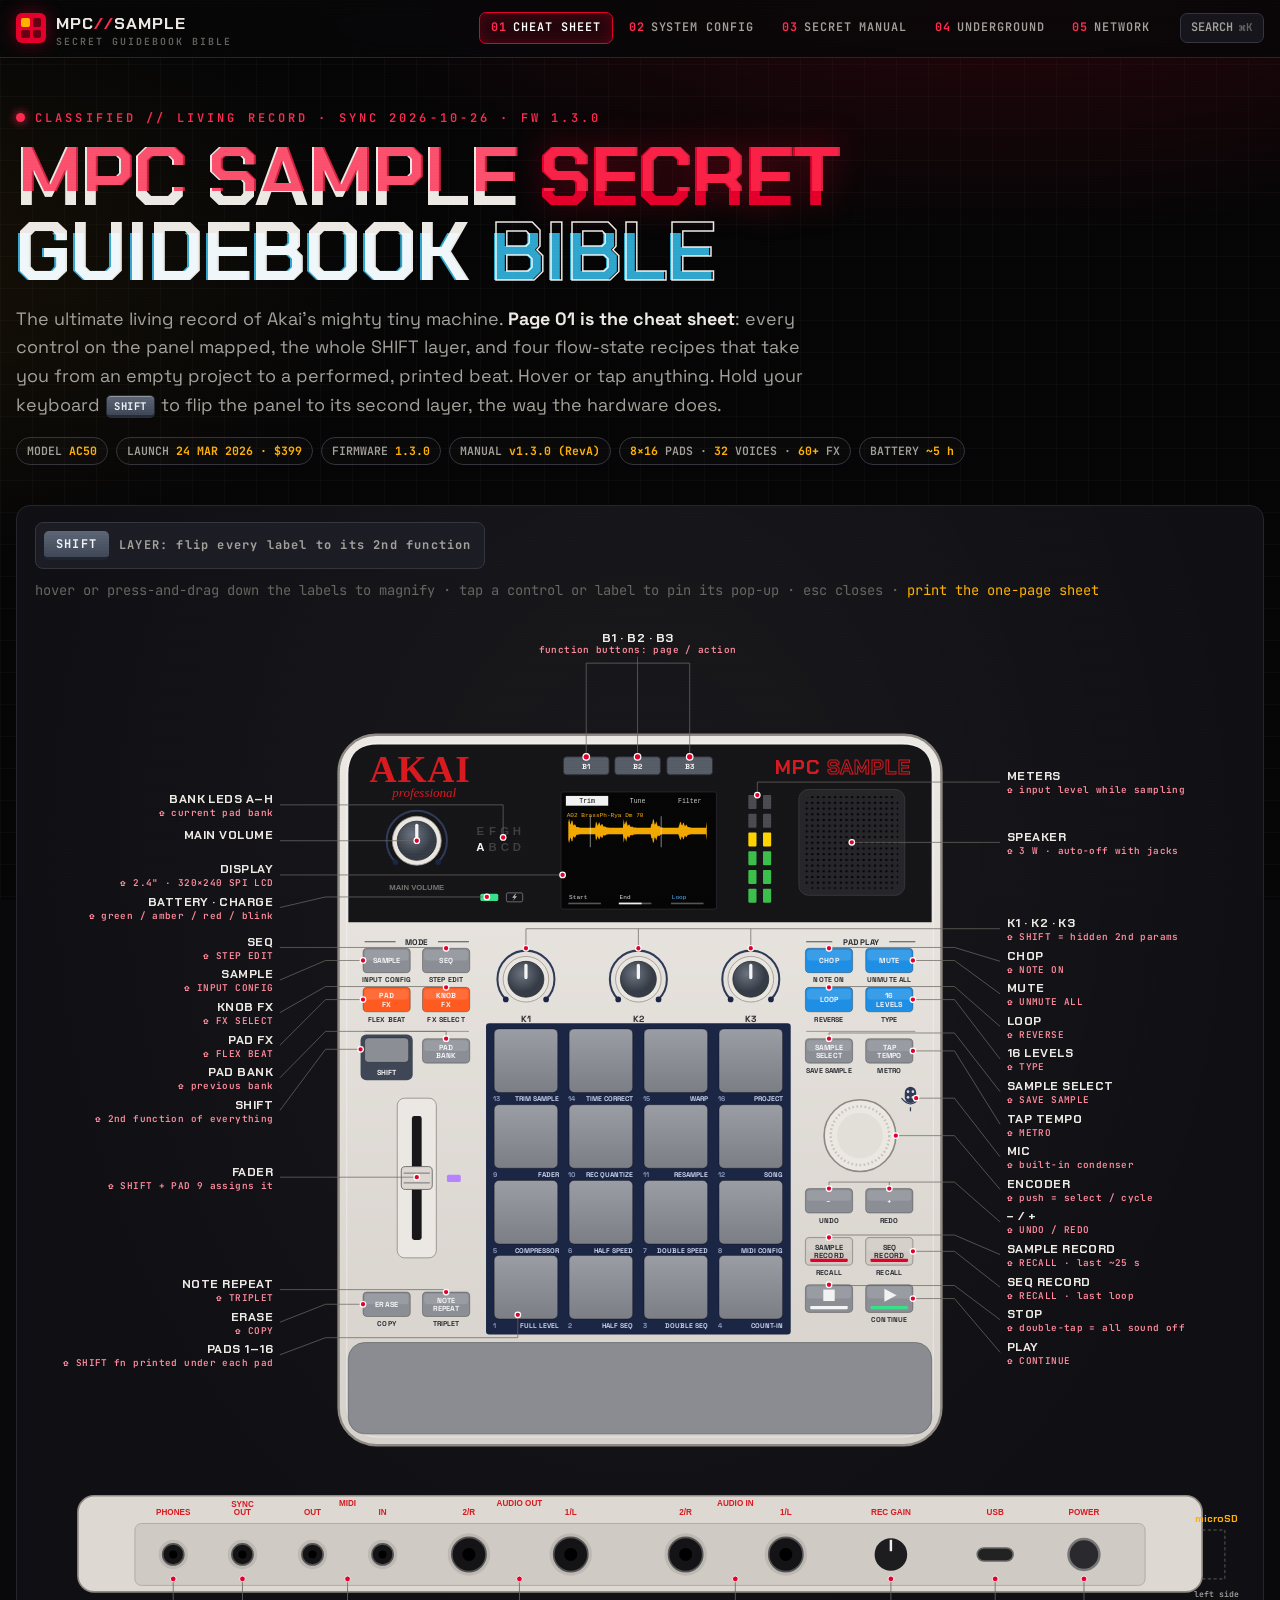
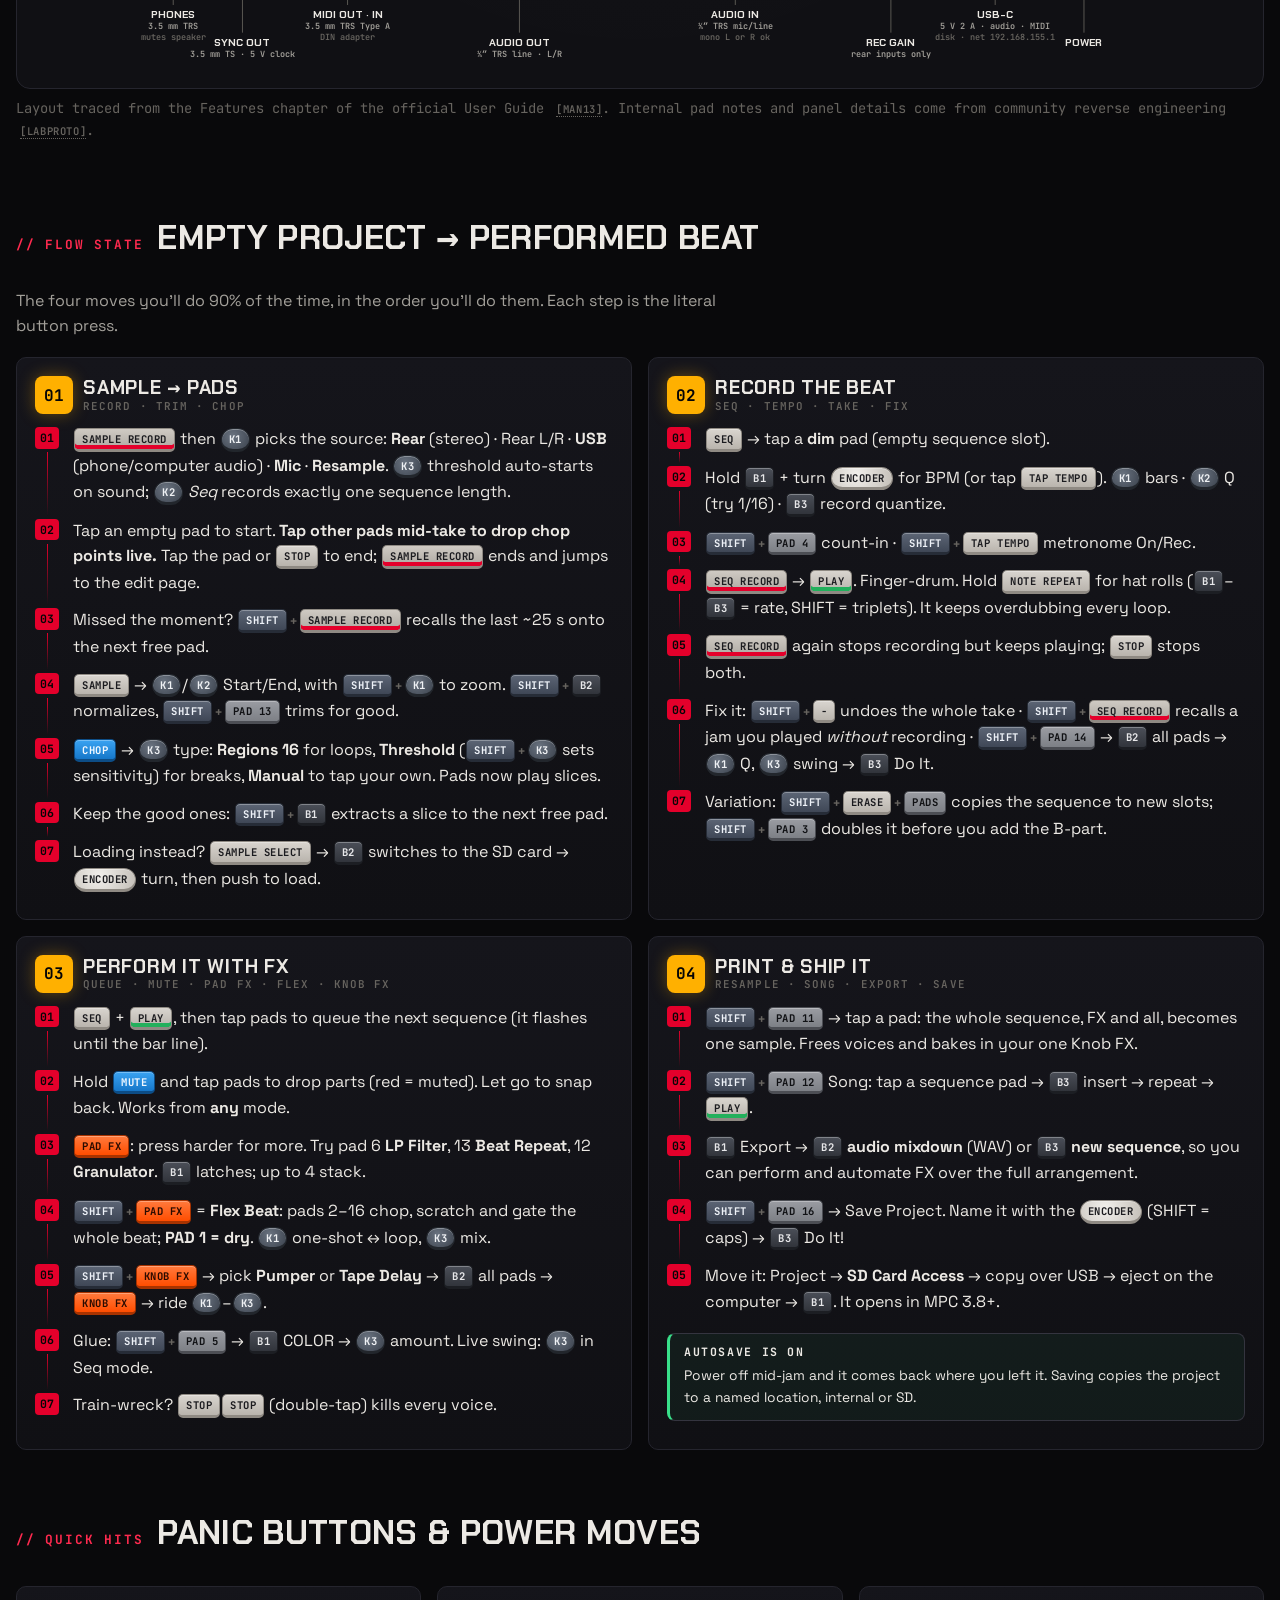
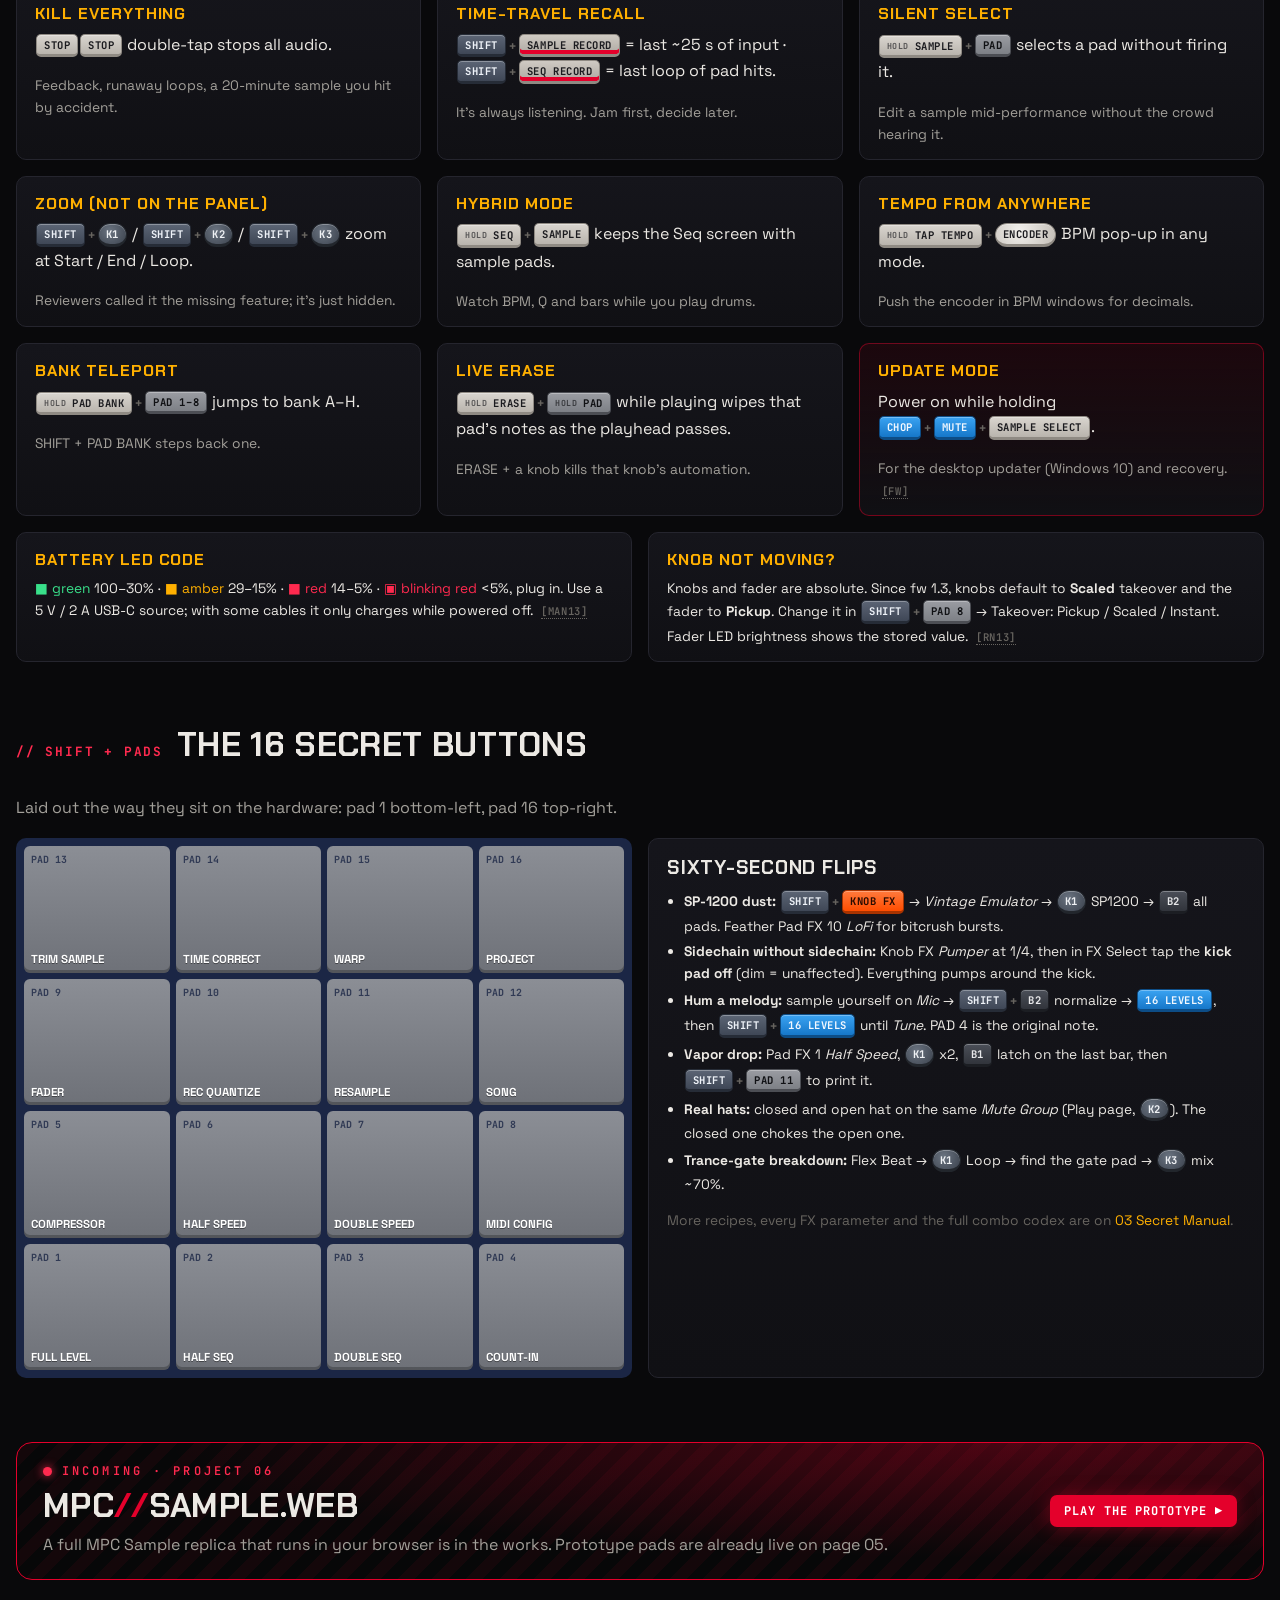
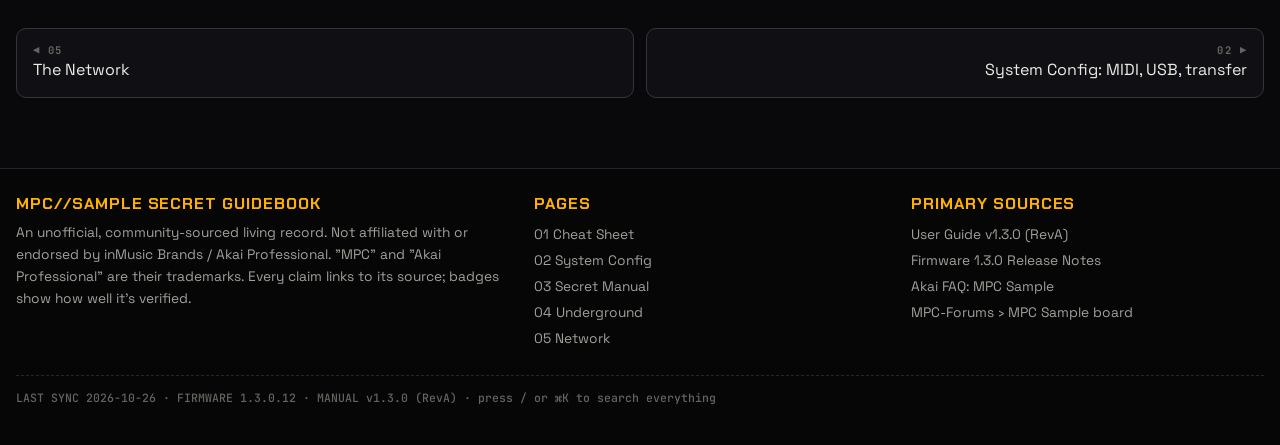
<file: index.html>
<!doctype html>
<html lang="en">
<head>
<meta charset="utf-8">
<meta name="viewport" content="width=device-width, initial-scale=1">
<title>MPC Sample Secret Guidebook</title>
<meta name="description" content="The MPC Sample Secret Guidebook Bible: a one-page cheat sheet with every control mapped, flow-state recipes and the SHIFT layer.">
<link rel="preconnect" href="https://fonts.googleapis.com">
<link rel="preconnect" href="https://fonts.gstatic.com" crossorigin>
<link href="https://fonts.googleapis.com/css2?family=Chakra+Petch:wght@500;600;700&family=JetBrains+Mono:wght@400;500;600;700&family=Space+Grotesk:wght@400;500;600;700&display=swap" rel="stylesheet">
<link rel="stylesheet" href="assets/mpc.css">
<link rel="icon" href="data:image/svg+xml,%3Csvg xmlns='http://www.w3.org/2000/svg' viewBox='0 0 32 32'%3E%3Crect width='32' height='32' rx='6' fill='%23e4002b'/%3E%3Crect x='6' y='6' width='9' height='9' rx='2' fill='%23ffb000'/%3E%3Crect x='17' y='6' width='9' height='9' rx='2' fill='%23111'/%3E%3Crect x='6' y='17' width='9' height='9' rx='2' fill='%23111'/%3E%3Crect x='17' y='17' width='9' height='9' rx='2' fill='%23111'/%3E%3C/svg%3E">
<script src="assets/data.js" defer></script>
<script src="assets/mpc.js" defer></script>
<script src="assets/panel.js" defer></script>
</head>
<body>
<header class="topbar">
  <div class="topbar-in">
    <a class="brand" href="index.html"><span class="brand-mark"><i></i><i></i><i></i><i></i></span><span><b>MPC<span>//</span>SAMPLE</b><small>SECRET GUIDEBOOK BIBLE</small></span></a>
    <nav class="nav" aria-label="Guidebook pages">
      <a href="index.html"><b>01</b>Cheat Sheet</a>
      <a href="setup.html"><b>02</b>System Config</a>
      <a href="deep.html"><b>03</b>Secret Manual</a>
      <a href="hacks.html"><b>04</b>Underground</a>
      <a href="sources.html"><b>05</b>Network</a>
    </nav>
    <button class="tb-btn" type="button" data-open-search>SEARCH<kbd>⌘K</kbd></button>
    <button class="tb-btn menu-btn" type="button" aria-expanded="false">MENU</button>
  </div>
</header>

<main class="wrap">
  <section class="hero">
    <div class="kicker"><span class="blink"></span>CLASSIFIED // LIVING RECORD · SYNC <span data-sync="date"></span> · FW <span data-sync="fw"></span></div>
    <h1 class="title glitch" data-text="MPC SAMPLE SECRET GUIDEBOOK BIBLE">MPC Sample <span class="r">Secret</span><br>Guidebook <span class="o">Bible</span></h1>
    <p class="lede">The ultimate living record of Akai's mighty tiny machine. <strong>Page 01 is the cheat sheet</strong>: every control on the panel mapped, the whole SHIFT layer, and four flow-state recipes that take you from an empty project to a performed, printed beat. Hover or tap anything. Hold your keyboard <kbd class="k shift">SHIFT</kbd> to flip the panel to its second layer, the way the hardware does.</p>
    <div class="meta-row">
      <span class="chip">MODEL <b>AC50</b></span>
      <span class="chip">LAUNCH <b>24 MAR 2026 · $399</b></span>
      <span class="chip">FIRMWARE <b data-sync="fw"></b></span>
      <span class="chip">MANUAL <b data-sync="manual"></b></span>
      <span class="chip"><b>8×16</b> PADS · <b>32</b> VOICES · <b>60+</b> FX</span>
      <span class="chip">BATTERY <b>~5 h</b></span>
    </div>
  </section>

  <section id="panel" class="section" style="padding-top:12px" data-search="Top panel diagram">
    <div class="panel-shell">
      <div class="panel-tools">
        <button class="shift-toggle" id="shift-toggle" type="button" aria-pressed="false"><span class="cap">SHIFT</span>LAYER: flip every label to its 2nd function</button>
        <span class="faint small mono">hover or press-and-drag down the labels to magnify · tap a control or label to pin its pop-up · esc closes · <a href="#" onclick="window.print();return false;">print the one-page sheet</a></span>
      </div>
      <div class="panel-stage" id="panel-stage">
        <div id="panel-host" aria-live="off"></div>
        <div class="panel-pop" id="panel-pop" role="dialog" aria-label="Control details" aria-hidden="true"></div>
      </div>
      <div id="rear" data-search="Rear panel jacks">
        <div id="rear-host"></div>
        <ul class="rear-list" aria-label="Rear panel connections">
          <li><b>PHONES</b><span>3.5 mm TRS. Plugging in mutes the speaker.</span></li>
          <li><b>SYNC OUT</b><span>3.5 mm TS, 5 V clock pulses. PPQN set in MIDI Config.</span></li>
          <li><b>MIDI OUT · IN</b><span>3.5 mm TRS <b>Type A</b>. Needs TRS-A ↔ DIN adapters.</span></li>
          <li><b>AUDIO OUT</b><span>¼″ TRS line outs, L/R.</span></li>
          <li><b>AUDIO IN</b><span>¼″ TRS mic/line. Rear L or R works mono.</span></li>
          <li><b>REC GAIN</b><span>Input level for the rear inputs only.</span></li>
          <li><b>USB-C</b><span>5 V 2 A power · audio · MIDI · SD disk · web updater at 192.168.155.1.</span></li>
          <li><b>POWER</b><span>Hold to force off if frozen.</span></li>
          <li><b>microSD</b><span>Left side of the unit.</span></li>
        </ul>
      </div>
    </div>
    <p class="faint small mono" style="margin-top:8px">Layout traced from the Features chapter of the official User Guide <a class="src" data-s="man13"></a>. Internal pad notes and panel details come from community reverse engineering <a class="src" data-s="labproto"></a>.</p>
  </section>

  <section id="flow" class="section">
    <div class="section-head"><span class="idx">// FLOW STATE</span><h2 data-decrypt>Empty project → performed beat</h2>
      <p>The four moves you'll do 90% of the time, in the order you'll do them. Each step is the literal button press.</p></div>
    <div class="grid g2">
      <article class="card rv">
        <div class="recipe-head"><span class="glyph">01</span><div><h3>Sample → pads</h3><small>RECORD · TRIM · CHOP</small></div></div>
        <ol class="flow">
          <li><kbd class="k">SAMPLE RECORD</kbd> then <kbd class="k">K1</kbd> picks the source: <b>Rear</b> (stereo) · Rear L/R · <b>USB</b> (phone/computer audio) · <b>Mic</b> · <b>Resample</b>. <kbd class="k">K3</kbd> threshold auto-starts on sound; <kbd class="k">K2</kbd> <i>Seq</i> records exactly one sequence length.</li>
          <li>Tap an empty pad to start. <b>Tap other pads mid-take to drop chop points live.</b> Tap the pad or <kbd class="k">STOP</kbd> to end; <kbd class="k">SAMPLE RECORD</kbd> ends and jumps to the edit page.</li>
          <li>Missed the moment? <span data-keys="SHIFT + SAMPLE RECORD"></span> recalls the last ~25 s onto the next free pad.</li>
          <li><kbd class="k">SAMPLE</kbd> → <kbd class="k">K1</kbd>/<kbd class="k">K2</kbd> Start/End, with <span data-keys="SHIFT + K1"></span> to zoom. <span data-keys="SHIFT + B2"></span> normalizes, <span data-keys="SHIFT + PAD 13"></span> trims for good.</li>
          <li><kbd class="k">CHOP</kbd> → <kbd class="k">K3</kbd> type: <b>Regions 16</b> for loops, <b>Threshold</b> (<span data-keys="SHIFT + K3"></span> sets sensitivity) for breaks, <b>Manual</b> to tap your own. Pads now play slices.</li>
          <li>Keep the good ones: <span data-keys="SHIFT + B1"></span> extracts a slice to the next free pad.</li>
          <li>Loading instead? <kbd class="k">SAMPLE SELECT</kbd> → <kbd class="k">B2</kbd> switches to the SD card → <kbd class="k">ENCODER</kbd> turn, then push to load.</li>
        </ol>
      </article>
      <article class="card rv">
        <div class="recipe-head"><span class="glyph">02</span><div><h3>Record the beat</h3><small>SEQ · TEMPO · TAKE · FIX</small></div></div>
        <ol class="flow">
          <li><kbd class="k">SEQ</kbd> → tap a <b>dim</b> pad (empty sequence slot).</li>
          <li>Hold <kbd class="k">B1</kbd> + turn <kbd class="k">ENCODER</kbd> for BPM (or tap <kbd class="k">TAP TEMPO</kbd>). <kbd class="k">K1</kbd> bars · <kbd class="k">K2</kbd> Q (try 1/16) · <kbd class="k">B3</kbd> record quantize.</li>
          <li><span data-keys="SHIFT + PAD 4"></span> count-in · <span data-keys="SHIFT + TAP TEMPO"></span> metronome On/Rec.</li>
          <li><kbd class="k">SEQ RECORD</kbd> → <kbd class="k">PLAY</kbd>. Finger-drum. Hold <kbd class="k">NOTE REPEAT</kbd> for hat rolls (<kbd class="k">B1</kbd>–<kbd class="k">B3</kbd> = rate, SHIFT = triplets). It keeps overdubbing every loop.</li>
          <li><kbd class="k">SEQ RECORD</kbd> again stops recording but keeps playing; <kbd class="k">STOP</kbd> stops both.</li>
          <li>Fix it: <span data-keys="SHIFT + −"></span> undoes the whole take · <span data-keys="SHIFT + SEQ RECORD"></span> recalls a jam you played <i>without</i> recording · <span data-keys="SHIFT + PAD 14"></span> → <kbd class="k">B2</kbd> all pads → <kbd class="k">K1</kbd> Q, <kbd class="k">K3</kbd> swing → <kbd class="k">B3</kbd> Do It.</li>
          <li>Variation: <span data-keys="SHIFT + ERASE + PADS"></span> copies the sequence to new slots; <span data-keys="SHIFT + PAD 3"></span> doubles it before you add the B-part.</li>
        </ol>
      </article>
      <article class="card rv">
        <div class="recipe-head"><span class="glyph">03</span><div><h3>Perform it with FX</h3><small>QUEUE · MUTE · PAD FX · FLEX · KNOB FX</small></div></div>
        <ol class="flow">
          <li><kbd class="k">SEQ</kbd> + <kbd class="k">PLAY</kbd>, then tap pads to queue the next sequence (it flashes until the bar line).</li>
          <li>Hold <kbd class="k">MUTE</kbd> and tap pads to drop parts (red = muted). Let go to snap back. Works from <b>any</b> mode.</li>
          <li><kbd class="k">PAD FX</kbd>: press harder for more. Try pad 6 <b>LP Filter</b>, 13 <b>Beat Repeat</b>, 12 <b>Granulator</b>. <kbd class="k">B1</kbd> latches; up to 4 stack.</li>
          <li><span data-keys="SHIFT + PAD FX"></span> = <b>Flex Beat</b>: pads 2–16 chop, scratch and gate the whole beat; <b>PAD 1 = dry</b>. <kbd class="k">K1</kbd> one-shot ↔ loop, <kbd class="k">K3</kbd> mix.</li>
          <li><span data-keys="SHIFT + KNOB FX"></span> → pick <b>Pumper</b> or <b>Tape Delay</b> → <kbd class="k">B2</kbd> all pads → <kbd class="k">KNOB FX</kbd> → ride <kbd class="k">K1</kbd>–<kbd class="k">K3</kbd>.</li>
          <li>Glue: <span data-keys="SHIFT + PAD 5"></span> → <kbd class="k">B1</kbd> COLOR → <kbd class="k">K3</kbd> amount. Live swing: <kbd class="k">K3</kbd> in Seq mode.</li>
          <li>Train-wreck? <kbd class="k">STOP</kbd><kbd class="k">STOP</kbd> (double-tap) kills every voice.</li>
        </ol>
      </article>
      <article class="card rv">
        <div class="recipe-head"><span class="glyph">04</span><div><h3>Print &amp; ship it</h3><small>RESAMPLE · SONG · EXPORT · SAVE</small></div></div>
        <ol class="flow">
          <li><span data-keys="SHIFT + PAD 11"></span> → tap a pad: the whole sequence, FX and all, becomes one sample. Frees voices and bakes in your one Knob FX.</li>
          <li><span data-keys="SHIFT + PAD 12"></span> Song: tap a sequence pad → <kbd class="k">B3</kbd> insert → repeat → <kbd class="k">PLAY</kbd>.</li>
          <li><kbd class="k">B1</kbd> Export → <kbd class="k">B2</kbd> <b>audio mixdown</b> (WAV) or <kbd class="k">B3</kbd> <b>new sequence</b>, so you can perform and automate FX over the full arrangement.</li>
          <li><span data-keys="SHIFT + PAD 16"></span> → Save Project. Name it with the <kbd class="k">ENCODER</kbd> (SHIFT = caps) → <kbd class="k">B3</kbd> Do It!</li>
          <li>Move it: Project → <b>SD Card Access</b> → copy over USB → eject on the computer → <kbd class="k">B1</kbd>. It opens in MPC 3.8+.</li>
        </ol>
        <div class="callout ok small" style="margin-top:6px"><b>Autosave is on</b>Power off mid-jam and it comes back where you left it. Saving copies the project to a named location, internal or SD.</div>
      </article>
    </div>
  </section>

  <section id="quick" class="section">
    <div class="section-head"><span class="idx">// QUICK HITS</span><h2 data-decrypt>Panic buttons &amp; power moves</h2></div>
    <div class="grid g3">
      <div class="card rv"><h4>Kill everything</h4><p><kbd class="k">STOP</kbd><kbd class="k">STOP</kbd> double-tap stops all audio.</p><p class="small muted">Feedback, runaway loops, a 20-minute sample you hit by accident.</p></div>
      <div class="card rv"><h4>Time-travel recall</h4><p><span data-keys="SHIFT + SAMPLE RECORD"></span> = last ~25 s of input · <span data-keys="SHIFT + SEQ RECORD"></span> = last loop of pad hits.</p><p class="small muted">It's always listening. Jam first, decide later.</p></div>
      <div class="card rv"><h4>Silent select</h4><p><span data-keys="hold:SAMPLE + PAD"></span> selects a pad without firing it.</p><p class="small muted">Edit a sample mid-performance without the crowd hearing it.</p></div>
      <div class="card rv"><h4>Zoom (not on the panel)</h4><p><span data-keys="SHIFT + K1"></span> / <span data-keys="SHIFT + K2"></span> / <span data-keys="SHIFT + K3"></span> zoom at Start / End / Loop.</p><p class="small muted">Reviewers called it the missing feature; it's just hidden.</p></div>
      <div class="card rv"><h4>Hybrid mode</h4><p><span data-keys="hold:SEQ + SAMPLE"></span> keeps the Seq screen with sample pads.</p><p class="small muted">Watch BPM, Q and bars while you play drums.</p></div>
      <div class="card rv"><h4>Tempo from anywhere</h4><p><span data-keys="hold:TAP TEMPO + ENCODER"></span> BPM pop-up in any mode.</p><p class="small muted">Push the encoder in BPM windows for decimals.</p></div>
      <div class="card rv"><h4>Bank teleport</h4><p><span data-keys="hold:PAD BANK + PAD 1–8"></span> jumps to bank A–H.</p><p class="small muted">SHIFT + PAD BANK steps back one.</p></div>
      <div class="card rv"><h4>Live erase</h4><p><span data-keys="hold:ERASE + hold:PAD"></span> while playing wipes that pad's notes as the playhead passes.</p><p class="small muted">ERASE + a knob kills that knob's automation.</p></div>
      <div class="card rv red"><h4>Update mode</h4><p>Power on while holding <span data-keys="CHOP + MUTE + SAMPLE SELECT"></span>.</p><p class="small muted">For the desktop updater (Windows 10) and recovery. <a class="src" data-s="fw"></a></p></div>
    </div>
    <div class="grid g2" style="margin-top:16px">
      <div class="card rv">
        <h4>Battery LED code</h4>
        <p class="small"><span style="color:var(--green)">■ green</span> 100–30% · <span style="color:var(--amber)">■ amber</span> 29–15% · <span style="color:var(--red-2)">■ red</span> 14–5% · <span style="color:var(--red-2)">▣ blinking red</span> &lt;5%, plug in. Use a 5 V / 2 A USB-C source; with some cables it only charges while powered off. <a class="src" data-s="man13"></a></p>
      </div>
      <div class="card rv">
        <h4>Knob not moving?</h4>
        <p class="small">Knobs and fader are absolute. Since fw 1.3, knobs default to <b>Scaled</b> takeover and the fader to <b>Pickup</b>. Change it in <span data-keys="SHIFT + PAD 8"></span> → Takeover: Pickup / Scaled / Instant. Fader LED brightness shows the stored value. <a class="src" data-s="rn13"></a></p>
      </div>
    </div>
  </section>

  <section id="shiftpads" class="section">
    <div class="section-head"><span class="idx">// SHIFT + PADS</span><h2 data-decrypt>The 16 secret buttons</h2><p>Laid out the way they sit on the hardware: pad 1 bottom-left, pad 16 top-right.</p></div>
    <div class="grid g2">
      <div class="padgrid rv" id="shiftgrid"></div>
      <div class="card rv">
        <h3>Sixty-second flips</h3>
        <ul class="small">
          <li><b>SP-1200 dust:</b> <span data-keys="SHIFT + KNOB FX"></span> → <i>Vintage Emulator</i> → <kbd class="k">K1</kbd> SP1200 → <kbd class="k">B2</kbd> all pads. Feather Pad FX 10 <i>LoFi</i> for bitcrush bursts.</li>
          <li><b>Sidechain without sidechain:</b> Knob FX <i>Pumper</i> at 1/4, then in FX Select tap the <b>kick pad off</b> (dim = unaffected). Everything pumps around the kick.</li>
          <li><b>Hum a melody:</b> sample yourself on <i>Mic</i> → <span data-keys="SHIFT + B2"></span> normalize → <kbd class="k">16 LEVELS</kbd>, then <span data-keys="SHIFT + 16 LEVELS"></span> until <i>Tune</i>. PAD 4 is the original note.</li>
          <li><b>Vapor drop:</b> Pad FX 1 <i>Half Speed</i>, <kbd class="k">K1</kbd> x2, <kbd class="k">B1</kbd> latch on the last bar, then <span data-keys="SHIFT + PAD 11"></span> to print it.</li>
          <li><b>Real hats:</b> closed and open hat on the same <i>Mute Group</i> (Play page, <kbd class="k">K2</kbd>). The closed one chokes the open one.</li>
          <li><b>Trance-gate breakdown:</b> Flex Beat → <kbd class="k">K1</kbd> Loop → find the gate pad → <kbd class="k">K3</kbd> mix ~70%.</li>
        </ul>
        <p class="small faint">More recipes, every FX parameter and the full combo codex are on <a href="deep.html">03 Secret Manual</a>.</p>
      </div>
    </div>
  </section>

  <section class="section no-print" id="replica">
    <a class="teaser" href="sources.html#teaser" style="display:block;color:inherit;text-shadow:none">
      <div class="teaser-in" style="grid-template-columns:minmax(0,1fr) auto;padding:22px 26px">
        <div>
          <div class="kicker"><span class="blink"></span>INCOMING · PROJECT 06</div>
          <h2 style="margin:10px 0 6px">MPC<span style="color:var(--red)">//</span>SAMPLE.WEB</h2>
          <p class="muted" style="margin:0">A full MPC Sample replica that runs in your browser is in the works. Prototype pads are already live on page 05.</p>
        </div>
        <span class="btn">Play the prototype ▶</span>
      </div>
    </a>
  </section>

  <nav class="pager no-print" aria-label="Next page">
    <a href="sources.html"><small>◀ 05</small>The Network</a>
    <a class="next" href="setup.html"><small>02 ▶</small>System Config: MIDI, USB, transfer</a>
  </nav>
</main>

<footer class="foot">
  <div class="foot-in">
    <div><h4>MPC//SAMPLE SECRET GUIDEBOOK</h4><p>An unofficial, community-sourced living record. Not affiliated with or endorsed by inMusic Brands / Akai Professional. "MPC" and "Akai Professional" are their trademarks. Every claim links to its source; badges show how well it's verified.</p></div>
    <div><h4>Pages</h4><a href="index.html">01 Cheat Sheet</a><a href="setup.html">02 System Config</a><a href="deep.html">03 Secret Manual</a><a href="hacks.html">04 Underground</a><a href="sources.html">05 Network</a></div>
    <div><h4>Primary sources</h4><a data-href="man13"></a><a data-href="rn13"></a><a data-href="faq"></a><a data-href="forum"></a></div>
    <div class="fine">LAST SYNC <span data-sync="date"></span> · FIRMWARE <span data-sync="build"></span> · MANUAL <span data-sync="manual"></span> · press / or ⌘K to search everything</div>
  </div>
</footer>
<script>
  document.addEventListener("DOMContentLoaded", function () {
    var g = document.getElementById("shiftgrid"), order = [13,14,15,16,9,10,11,12,5,6,7,8,1,2,3,4];
    g.innerHTML = order.map(function (n) { return "<div><b>PAD " + n + "</b><span>" + MPC.SHIFT_PADS[n - 1] + "</span></div>"; }).join("");
  });
</script>
</body>
</html>
</file>
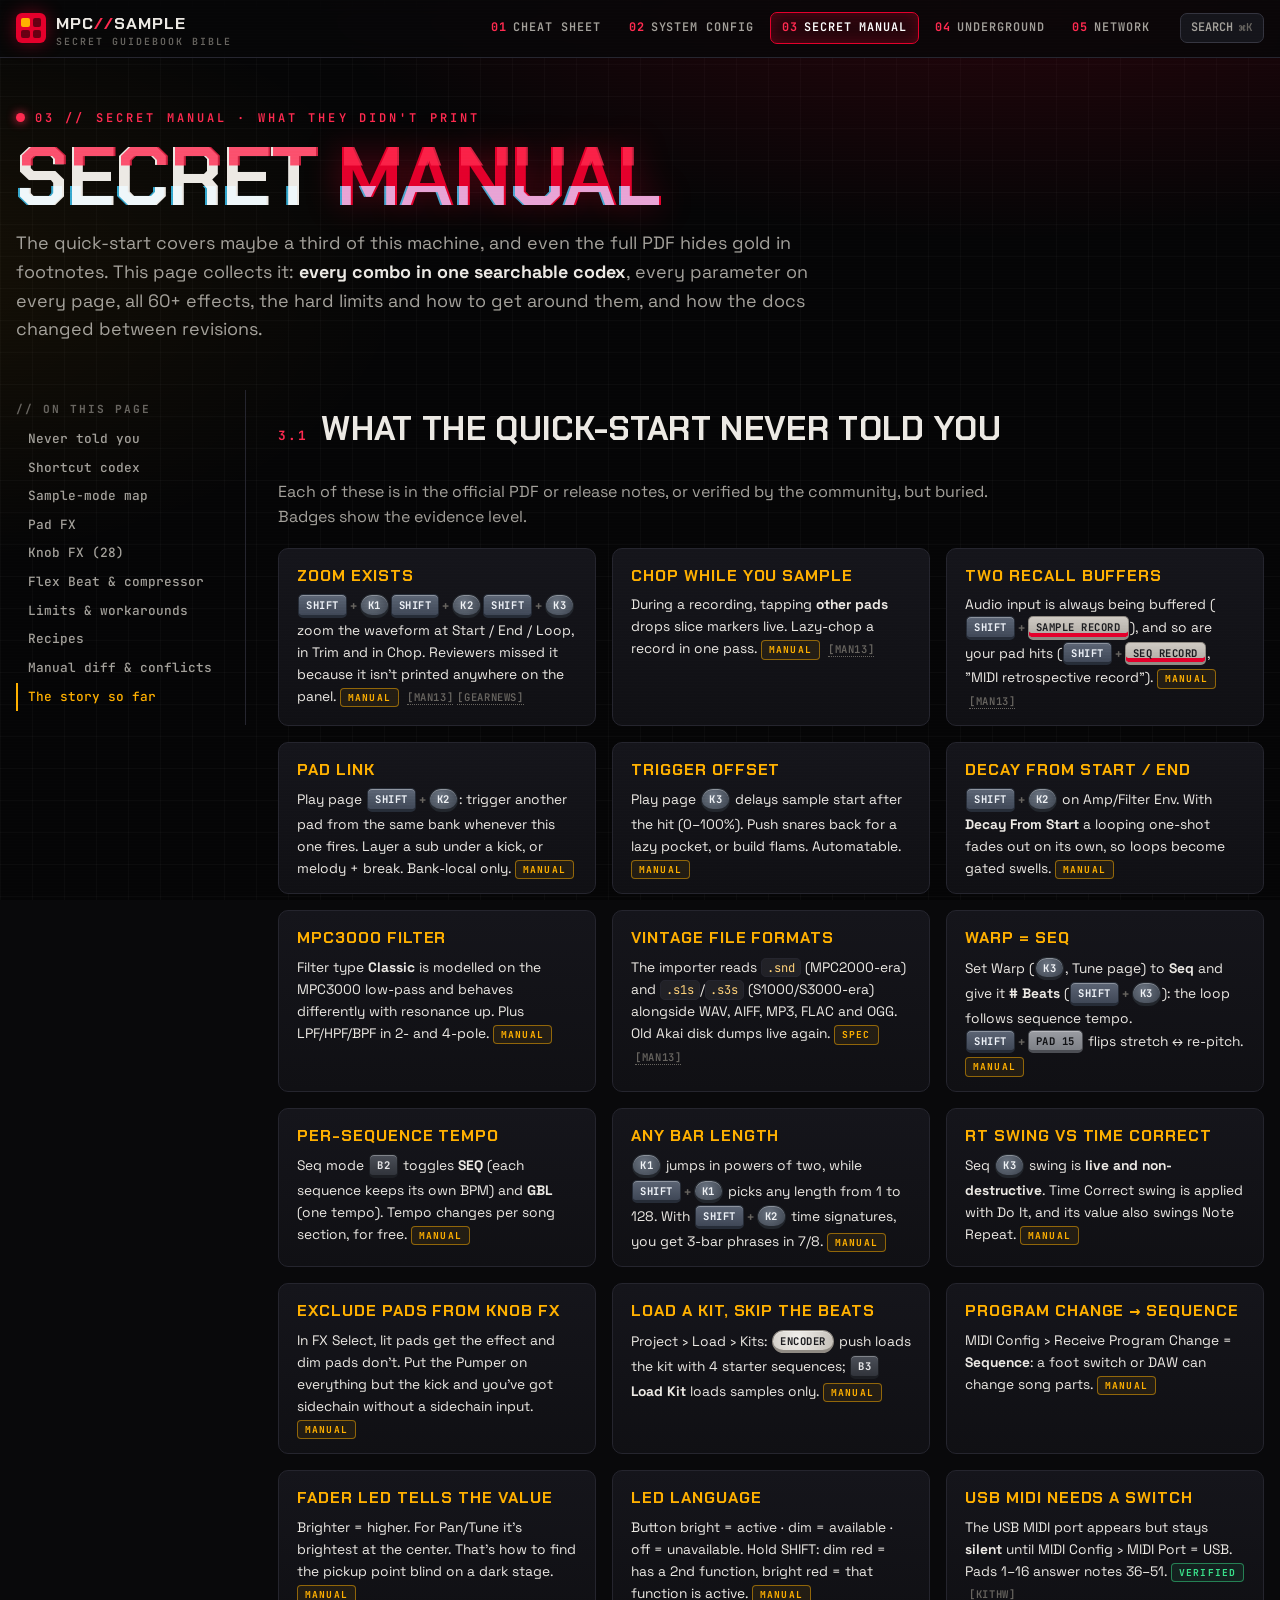
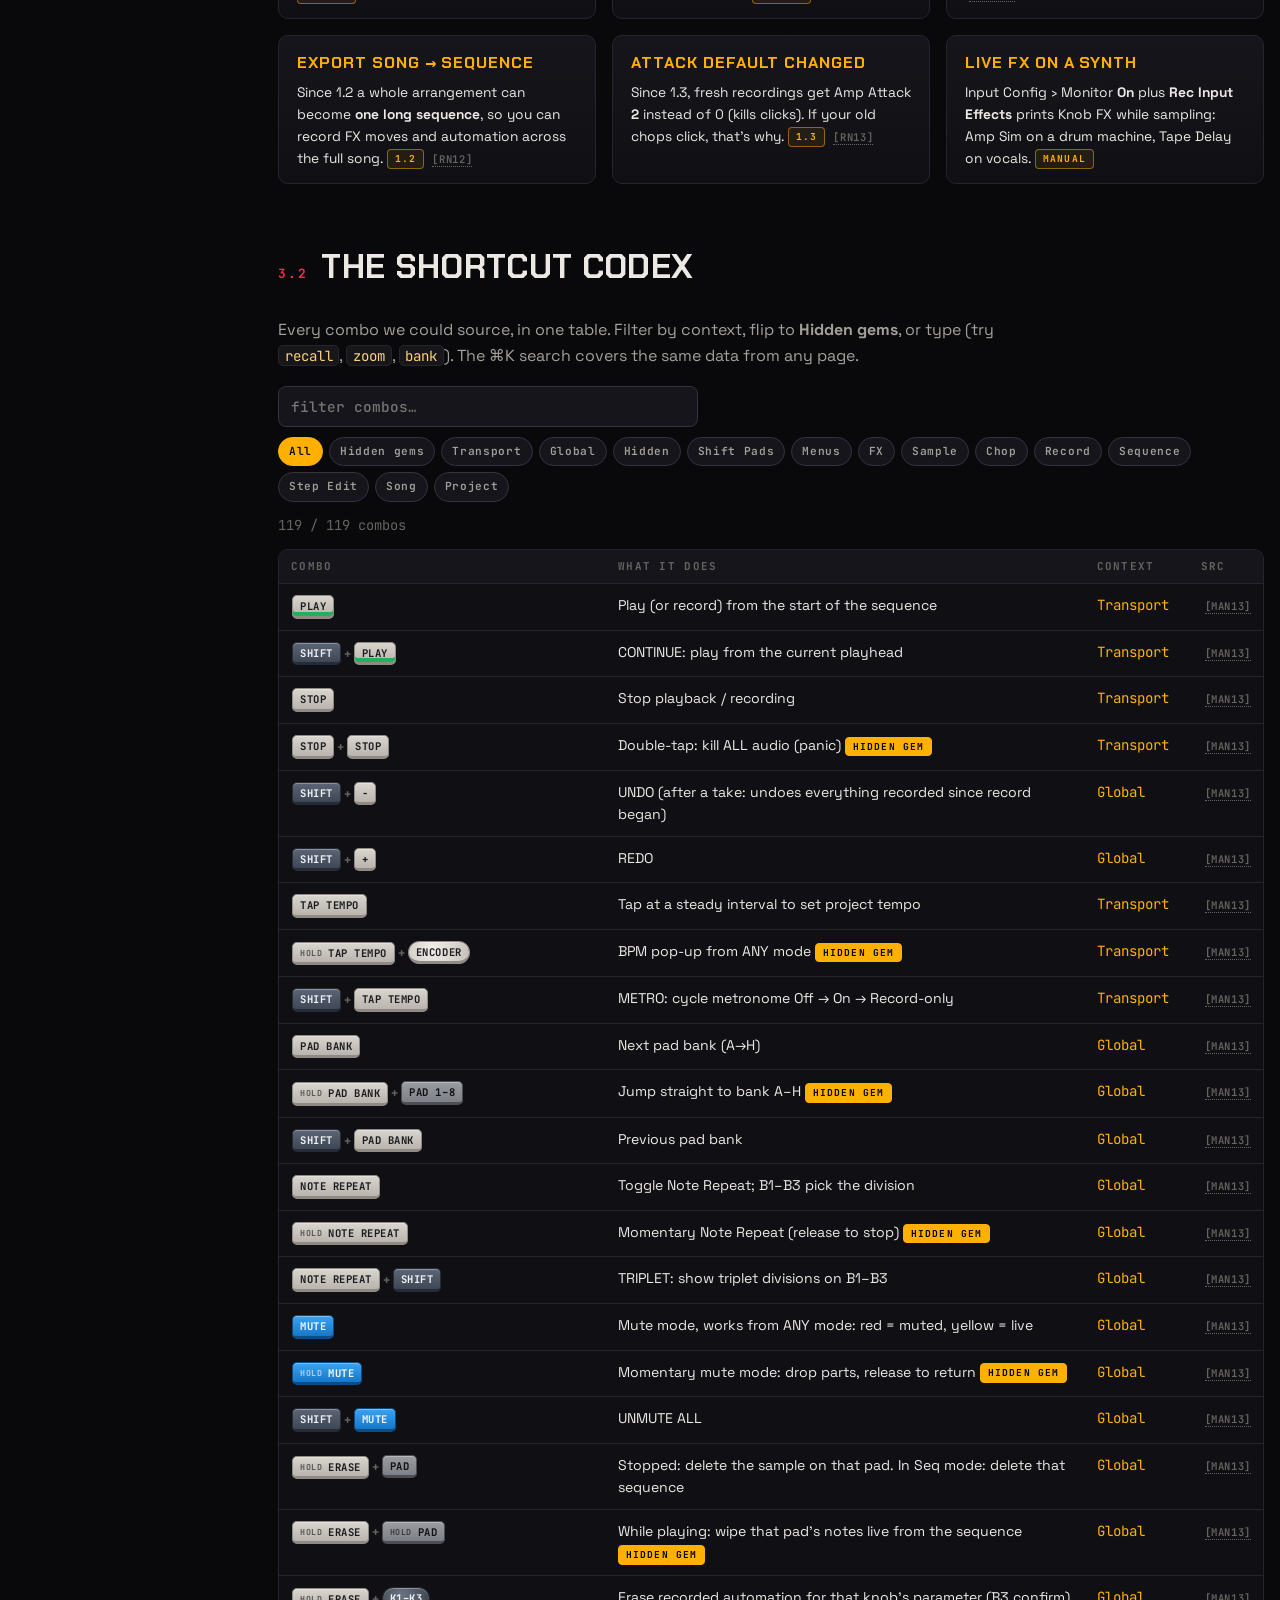
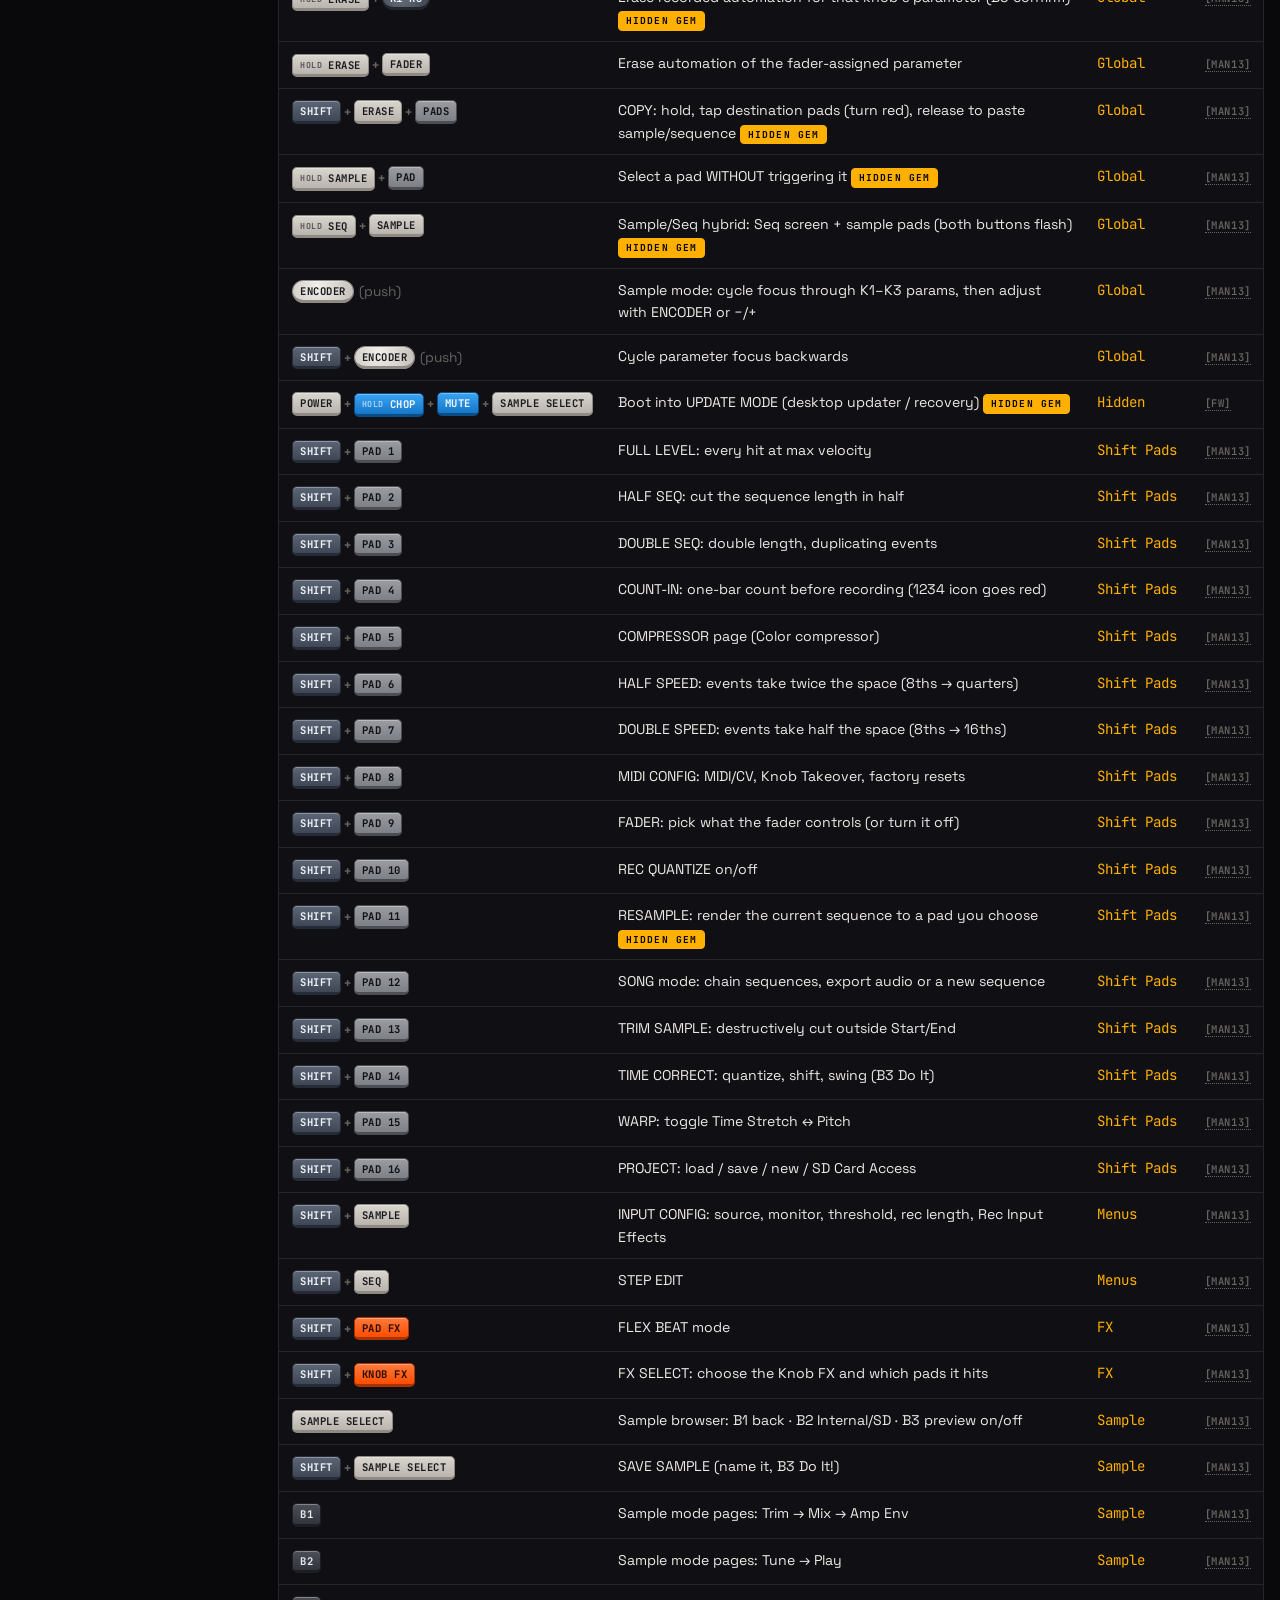
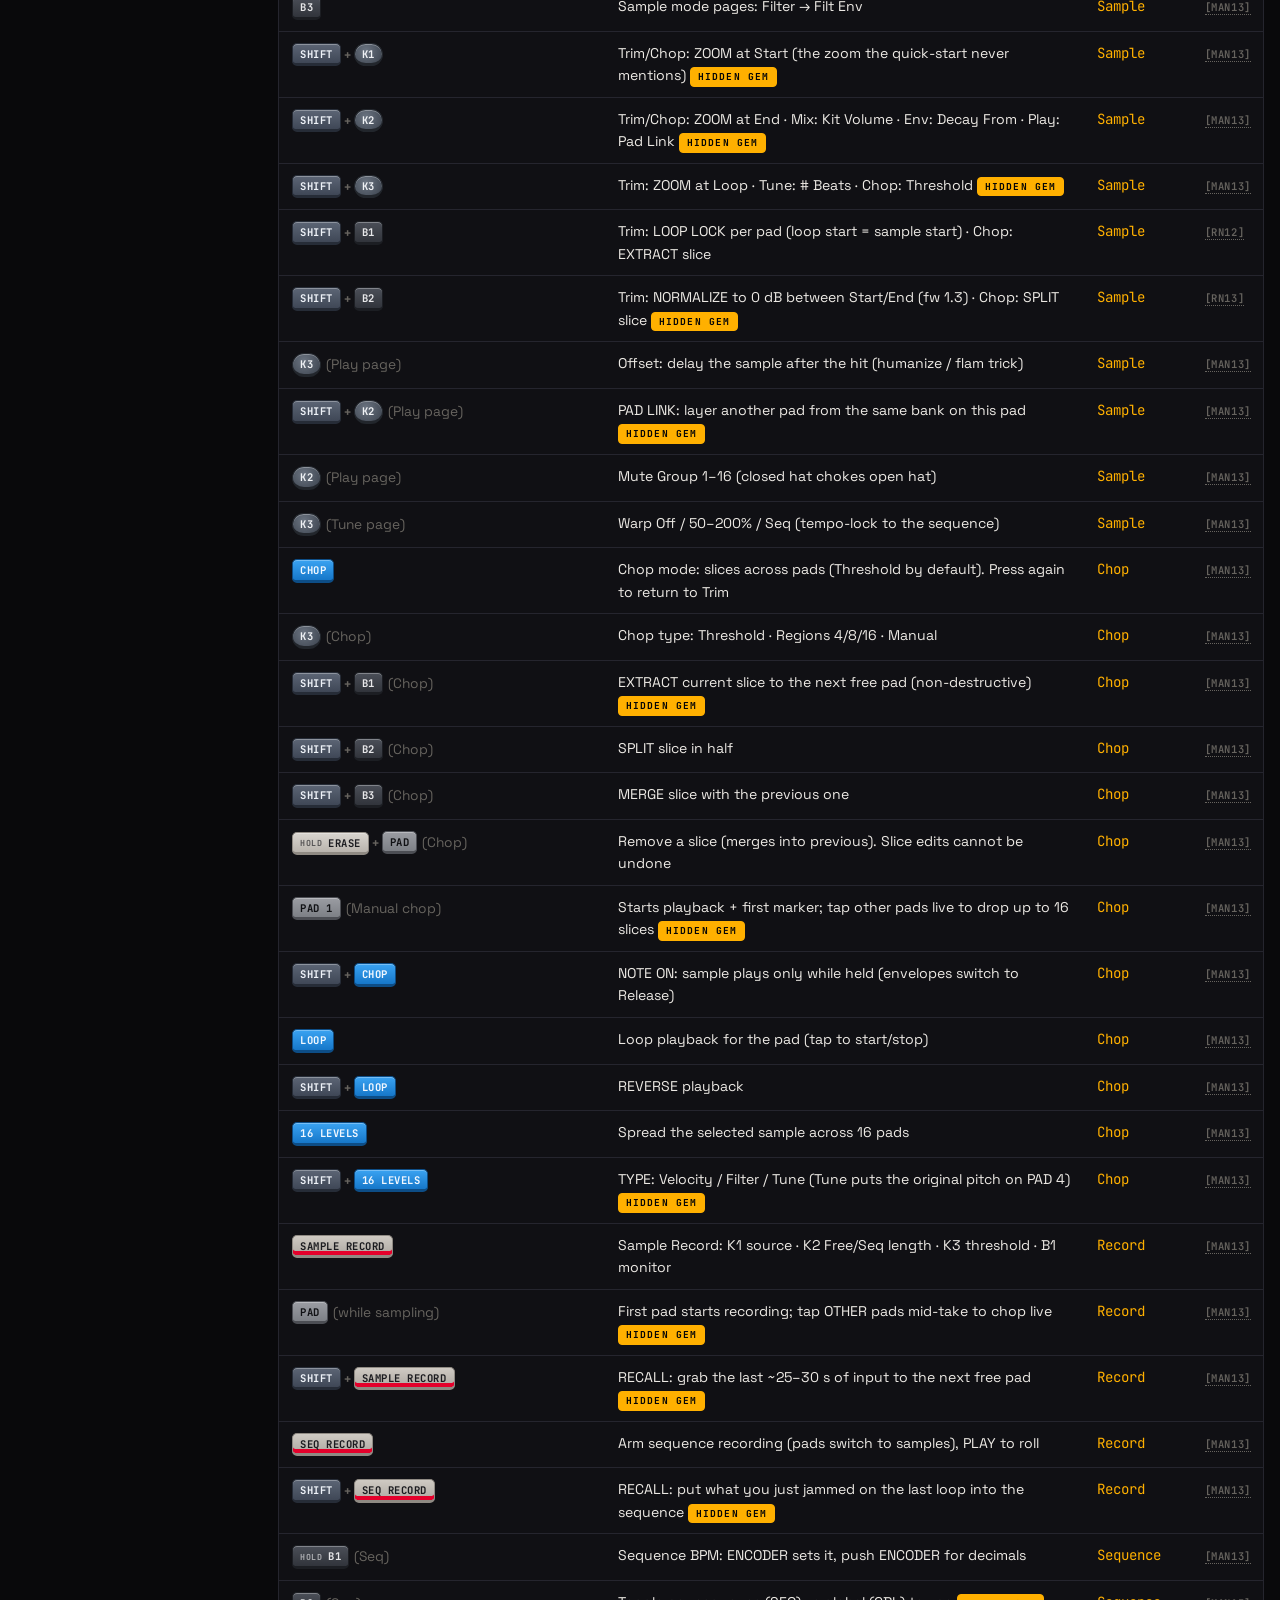
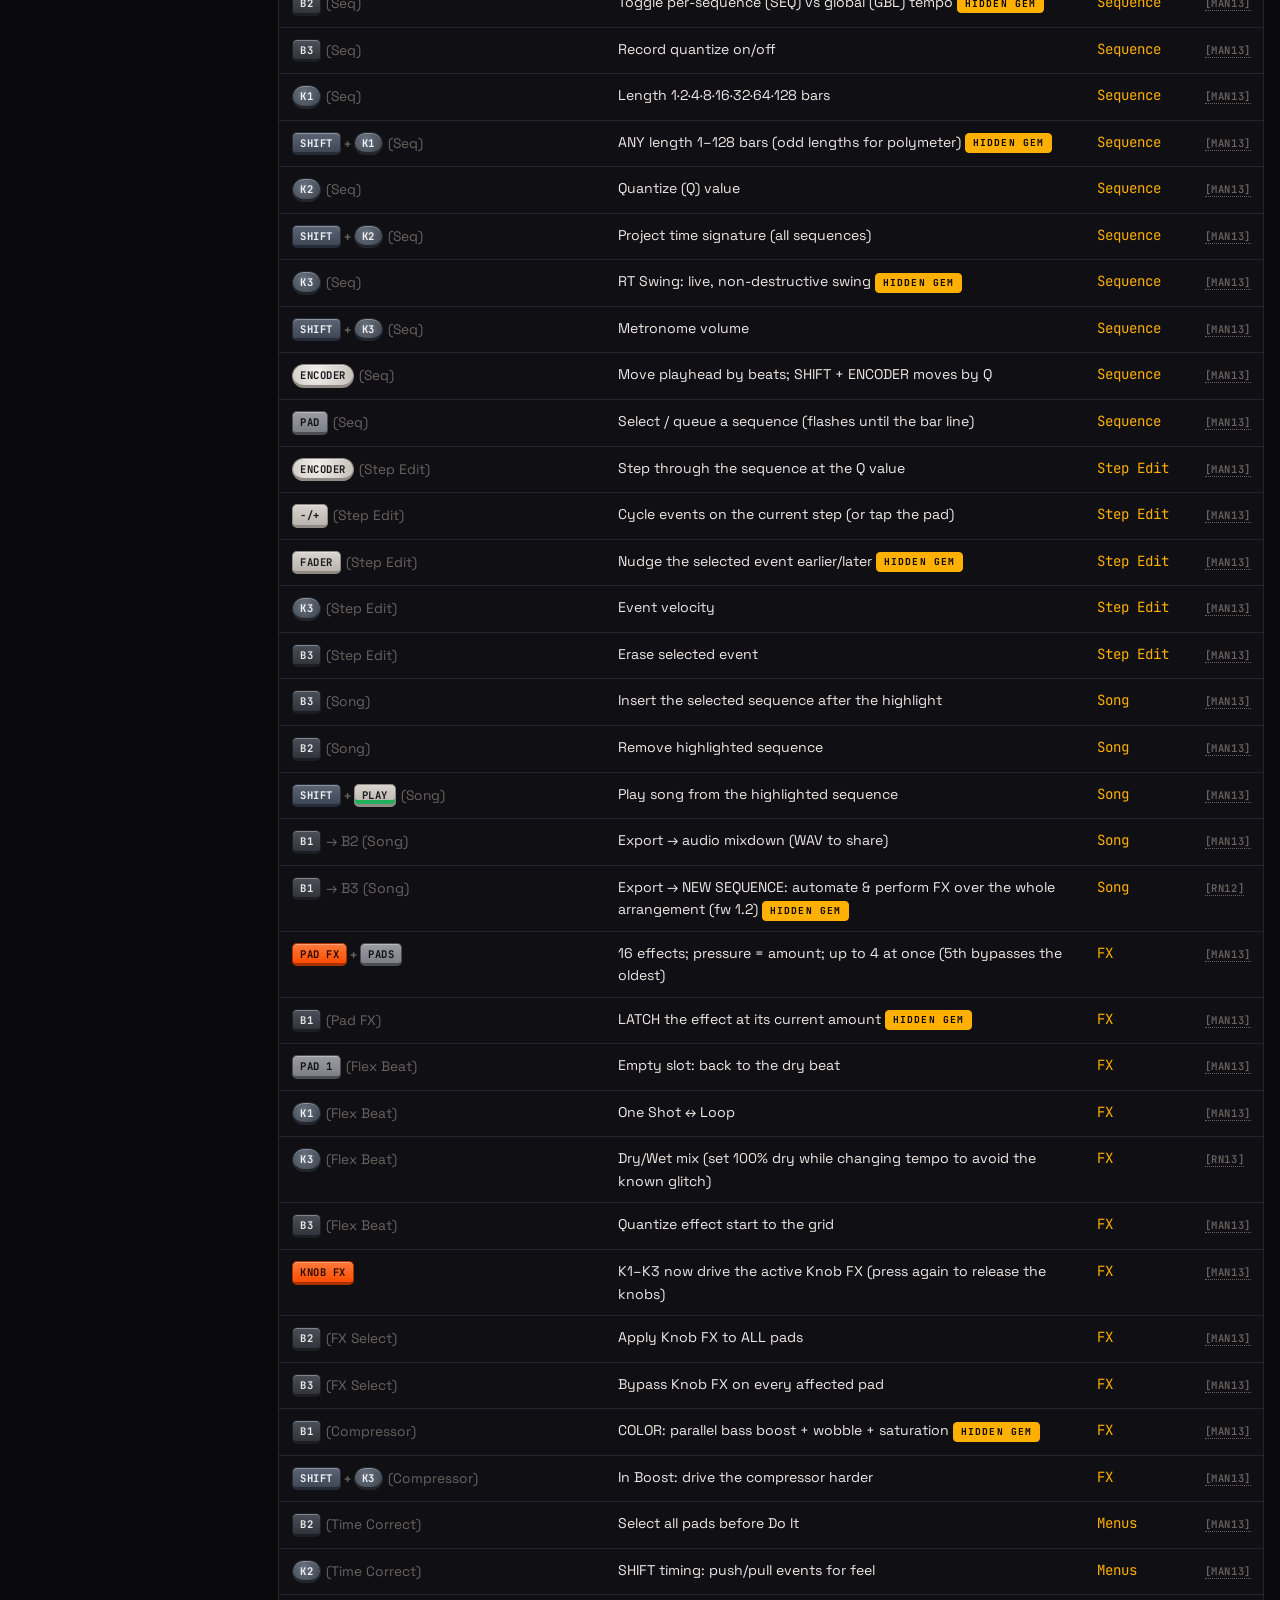
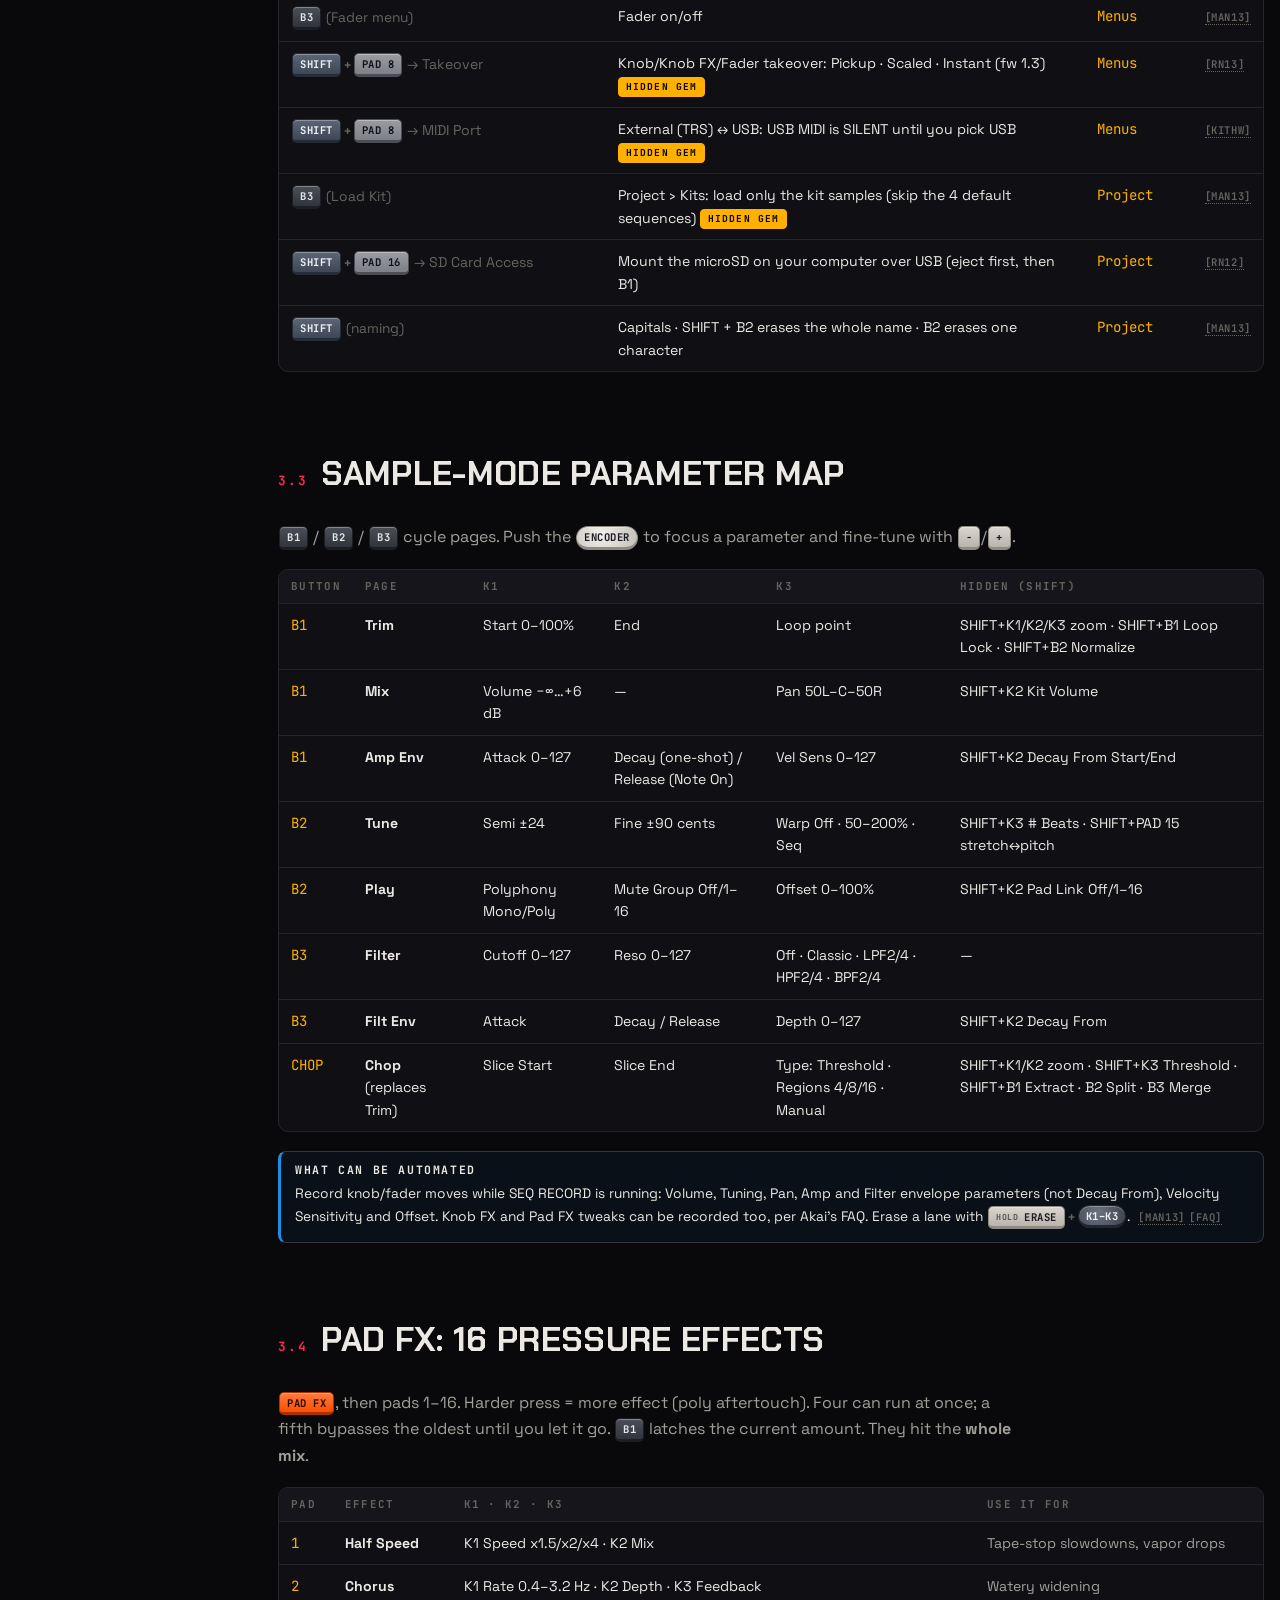
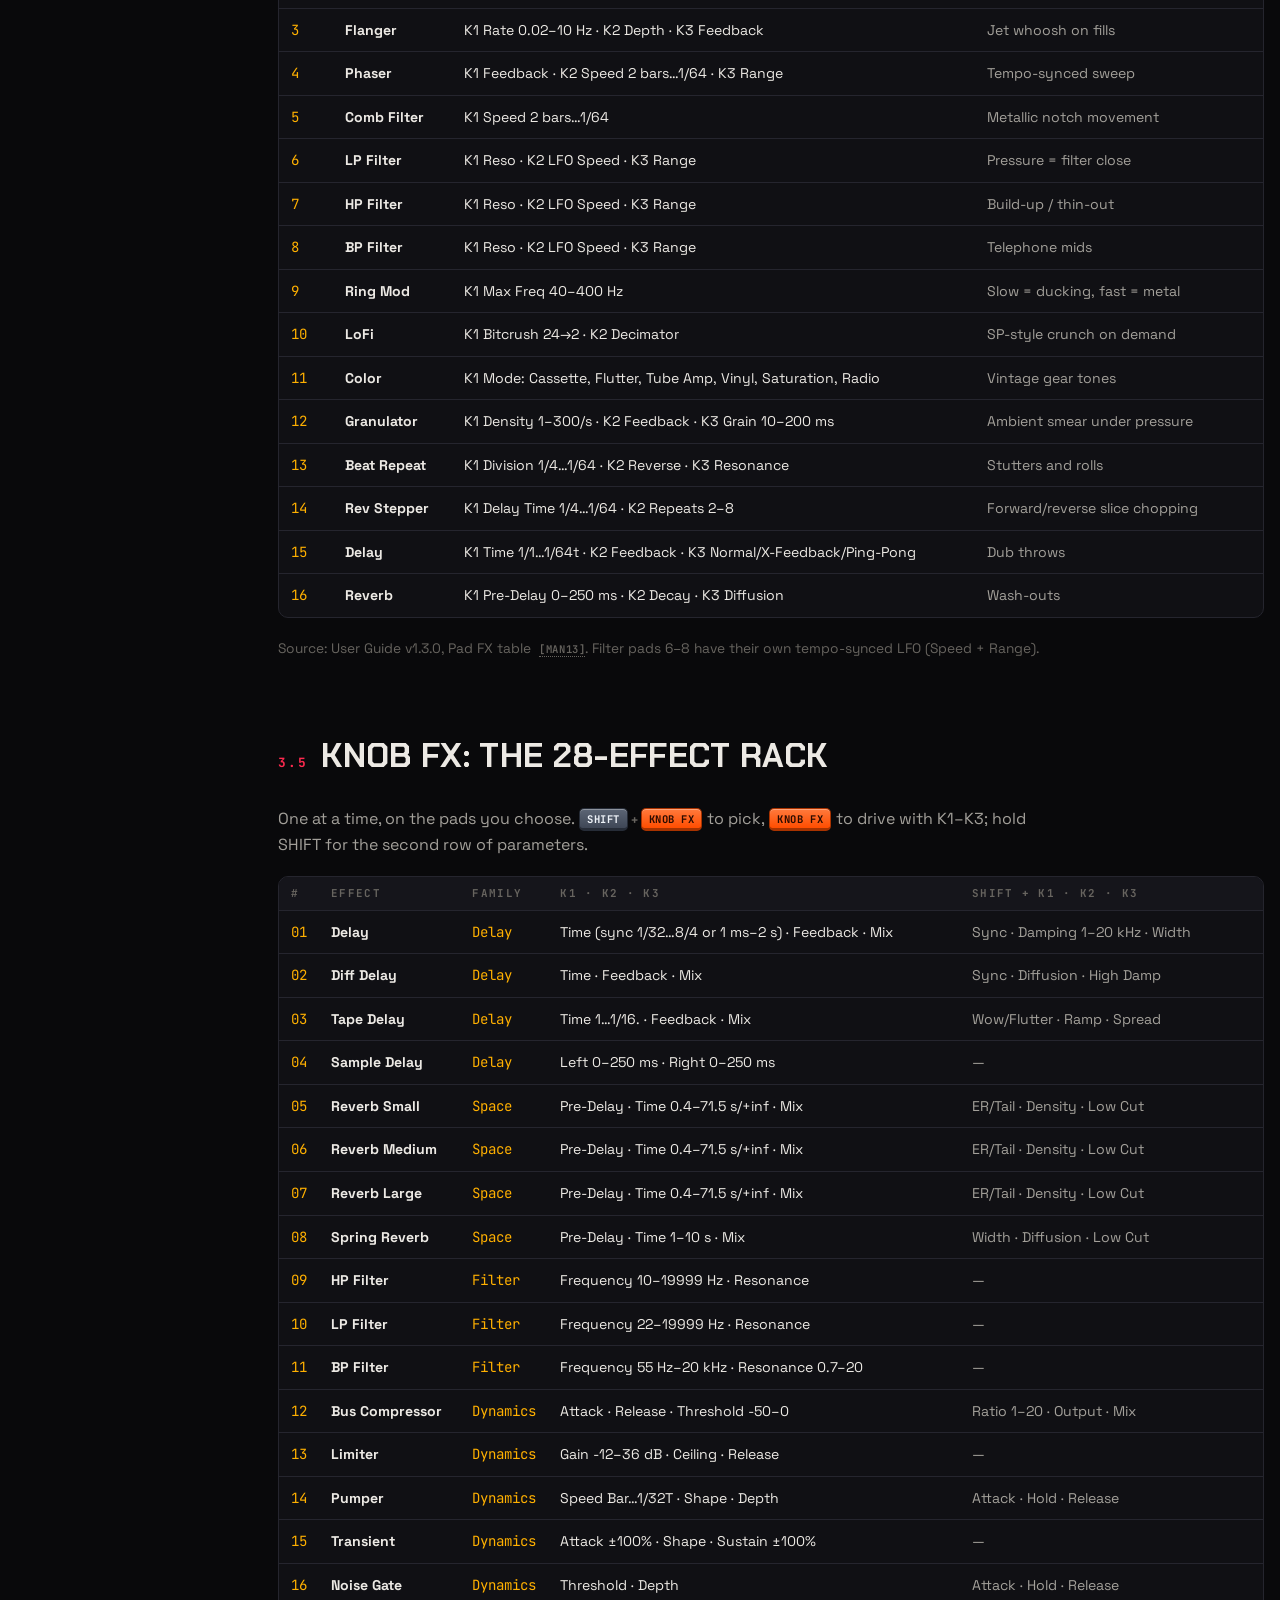
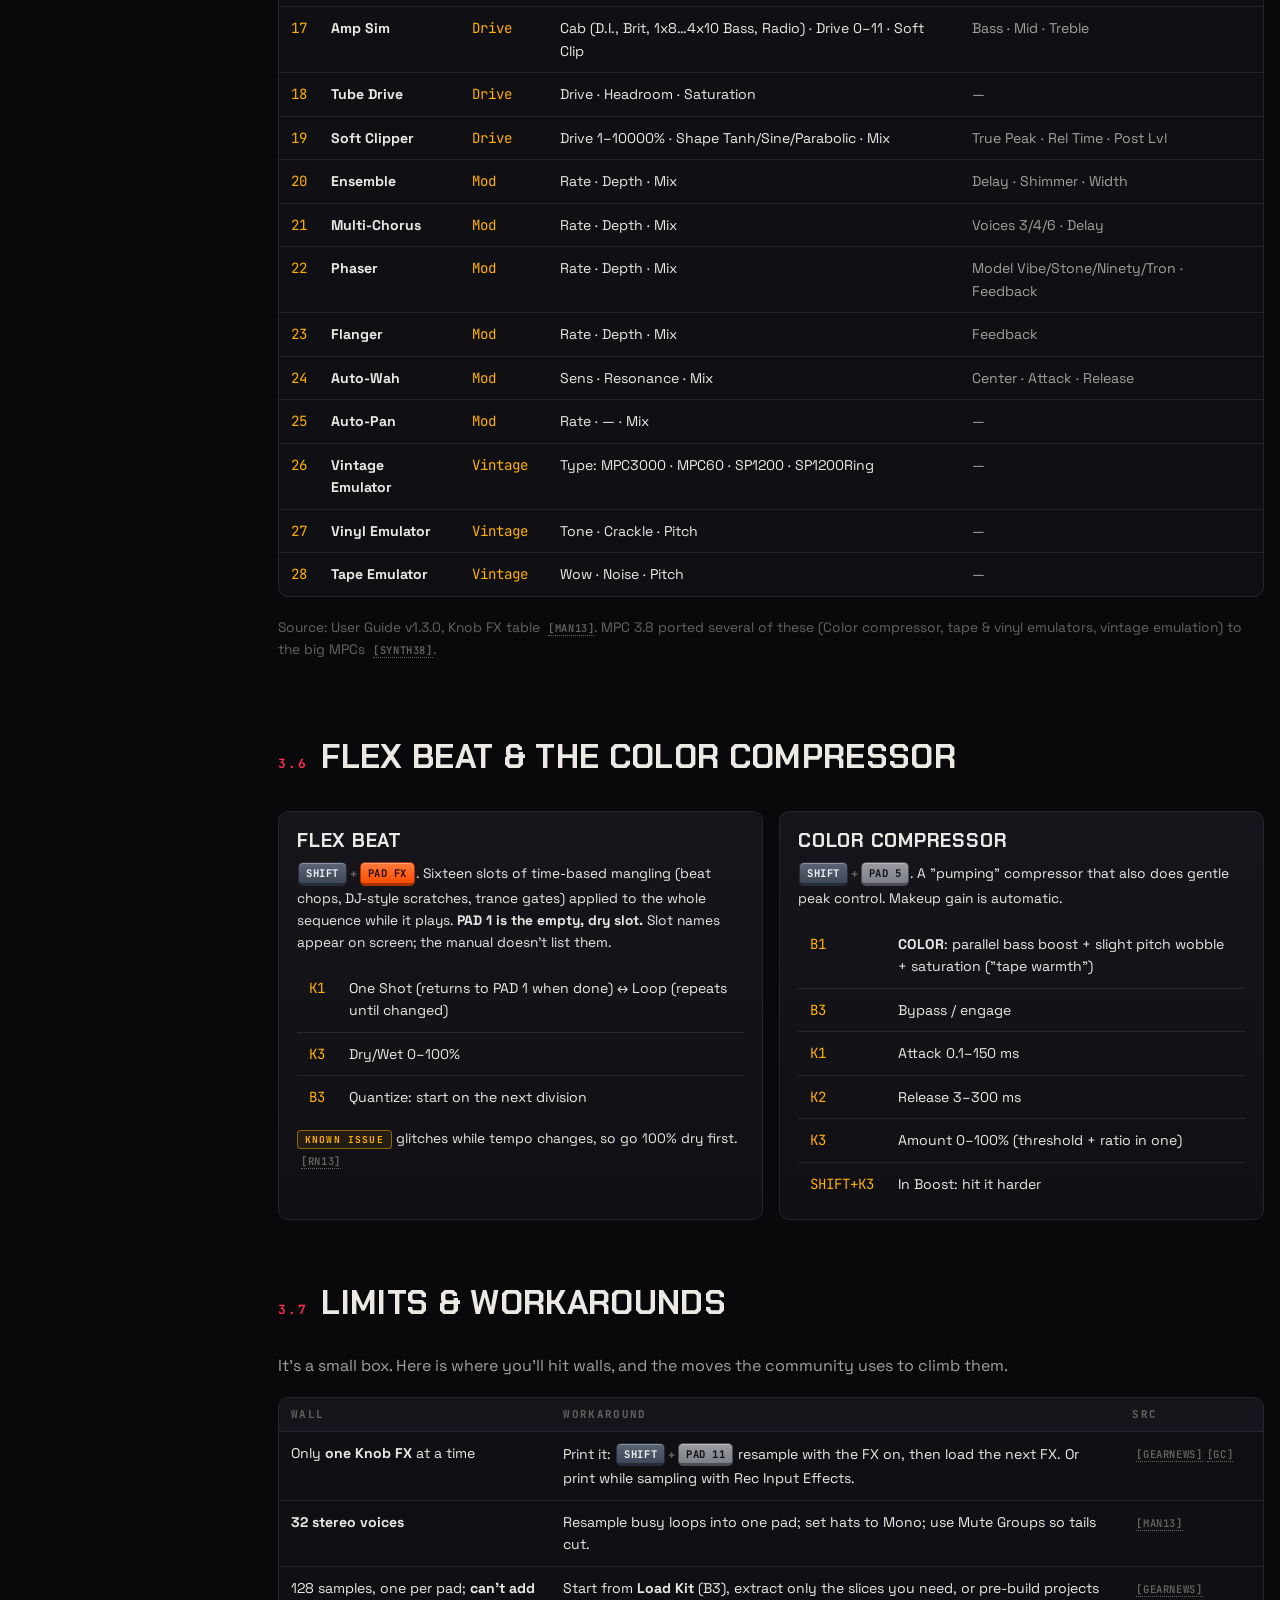
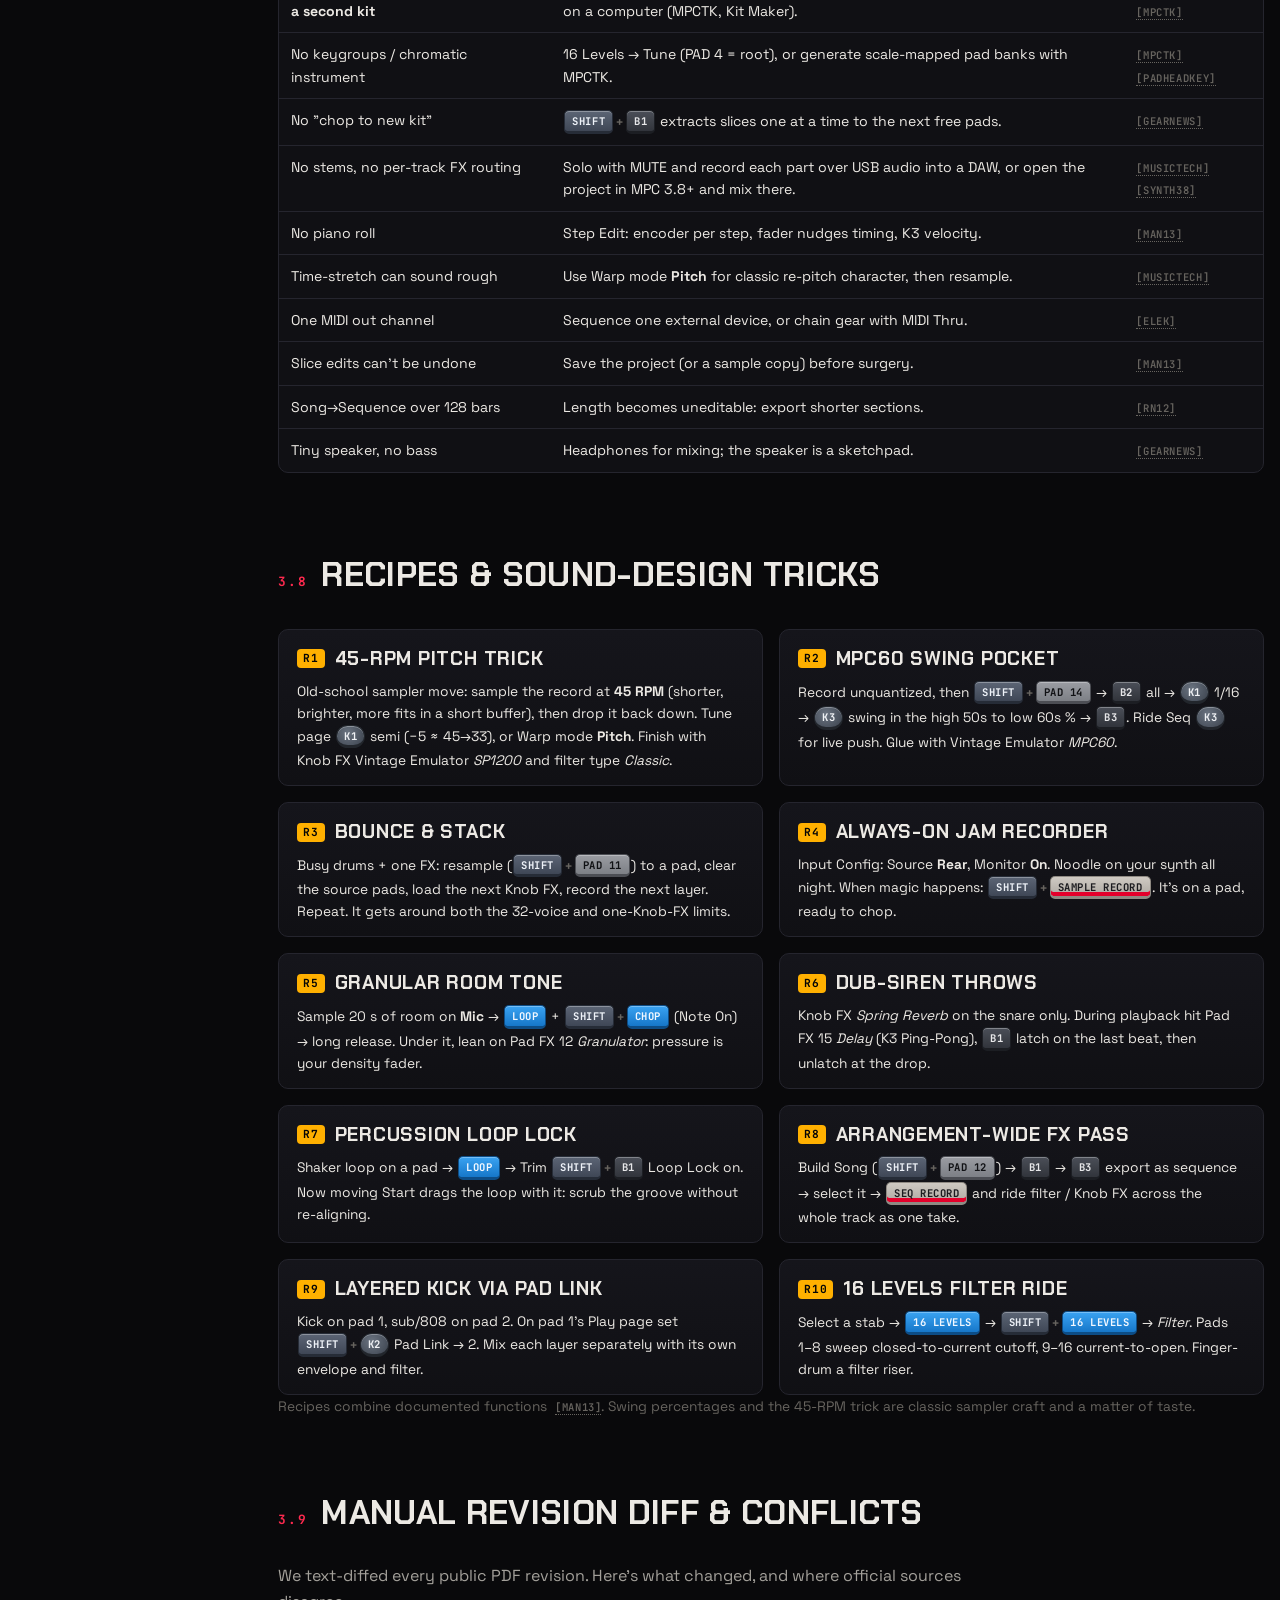
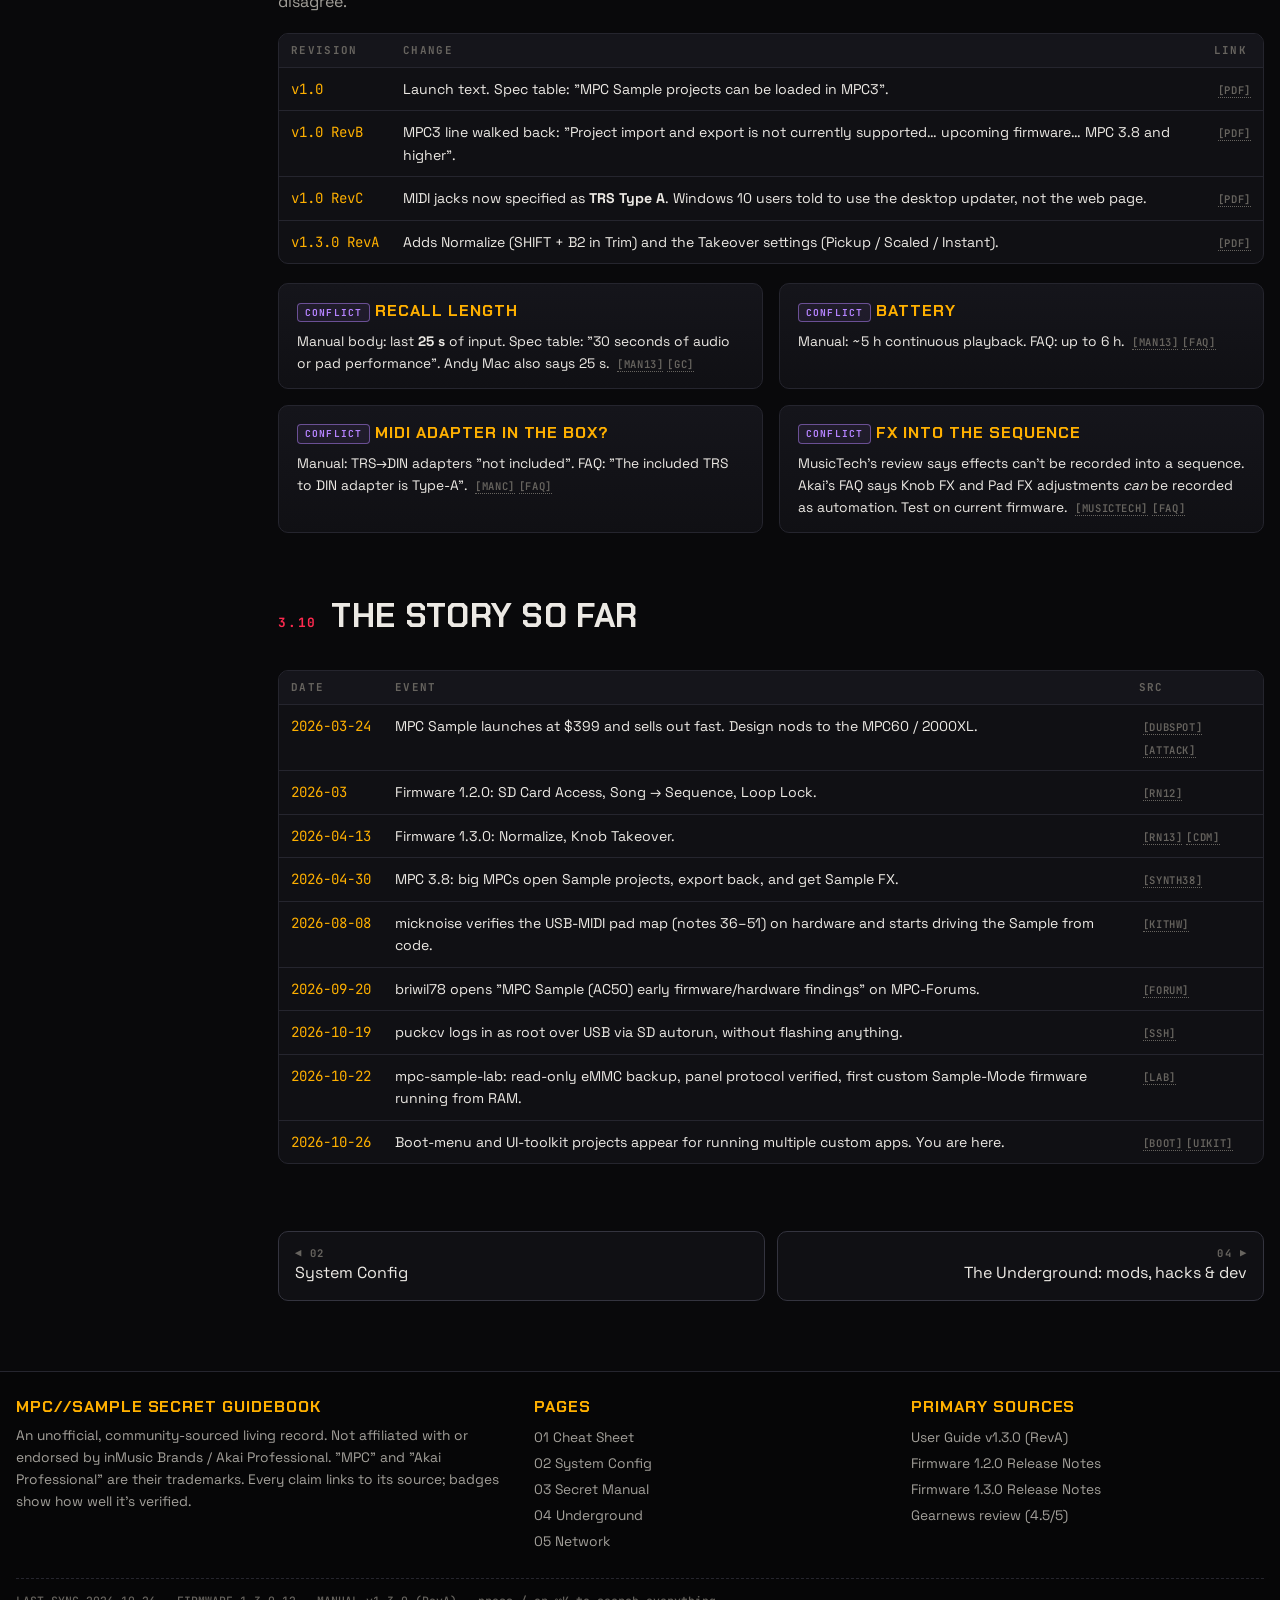
<file: deep.html>
<!doctype html>
<html lang="en">
<head>
<meta charset="utf-8">
<meta name="viewport" content="width=device-width, initial-scale=1">
<title>MPC Sample Secret Manual</title>
<meta name="description" content="Everything the MPC Sample quick-start never told you: the full shortcut codex, parameter maps, FX encyclopedia, limits, workarounds and recipes.">
<link rel="preconnect" href="https://fonts.googleapis.com">
<link rel="preconnect" href="https://fonts.gstatic.com" crossorigin>
<link href="https://fonts.googleapis.com/css2?family=Chakra+Petch:wght@500;600;700&family=JetBrains+Mono:wght@400;500;600;700&family=Space+Grotesk:wght@400;500;600;700&display=swap" rel="stylesheet">
<link rel="stylesheet" href="assets/mpc.css">
<link rel="icon" href="data:image/svg+xml,%3Csvg xmlns='http://www.w3.org/2000/svg' viewBox='0 0 32 32'%3E%3Crect width='32' height='32' rx='6' fill='%23e4002b'/%3E%3Crect x='6' y='6' width='9' height='9' rx='2' fill='%23ffb000'/%3E%3Crect x='17' y='6' width='9' height='9' rx='2' fill='%23111'/%3E%3Crect x='6' y='17' width='9' height='9' rx='2' fill='%23111'/%3E%3Crect x='17' y='17' width='9' height='9' rx='2' fill='%23111'/%3E%3C/svg%3E">
<script src="assets/data.js" defer></script>
<script src="assets/mpc.js" defer></script>
</head>
<body>
<header class="topbar">
  <div class="topbar-in">
    <a class="brand" href="index.html"><span class="brand-mark"><i></i><i></i><i></i><i></i></span><span><b>MPC<span>//</span>SAMPLE</b><small>SECRET GUIDEBOOK BIBLE</small></span></a>
    <nav class="nav" aria-label="Guidebook pages">
      <a href="index.html"><b>01</b>Cheat Sheet</a>
      <a href="setup.html"><b>02</b>System Config</a>
      <a href="deep.html"><b>03</b>Secret Manual</a>
      <a href="hacks.html"><b>04</b>Underground</a>
      <a href="sources.html"><b>05</b>Network</a>
    </nav>
    <button class="tb-btn" type="button" data-open-search>SEARCH<kbd>⌘K</kbd></button>
    <button class="tb-btn menu-btn" type="button" aria-expanded="false">MENU</button>
  </div>
</header>

<main class="wrap">
  <section class="hero">
    <div class="kicker"><span class="blink"></span>03 // SECRET MANUAL · WHAT THEY DIDN'T PRINT</div>
    <h1 class="title glitch" data-text="SECRET MANUAL">Secret <span class="r">Manual</span></h1>
    <p class="lede">The quick-start covers maybe a third of this machine, and even the full PDF hides gold in footnotes. This page collects it: <strong>every combo in one searchable codex</strong>, every parameter on every page, all 60+ effects, the hard limits and how to get around them, and how the docs changed between revisions.</p>
  </section>

  <div class="with-toc">
    <aside class="toc" aria-label="On this page">
      <b>// ON THIS PAGE</b>
      <a href="#missed">Never told you</a>
      <a href="#codex">Shortcut codex</a>
      <a href="#samplemap">Sample-mode map</a>
      <a href="#padfx">Pad FX</a>
      <a href="#knobfx">Knob FX (28)</a>
      <a href="#flex">Flex Beat &amp; compressor</a>
      <a href="#limits">Limits &amp; workarounds</a>
      <a href="#recipes">Recipes</a>
      <a href="#revisions">Manual diff &amp; conflicts</a>
      <a href="#timeline">The story so far</a>
    </aside>
    <div>

      <section id="missed" class="section" style="padding-top:20px">
        <div class="section-head"><span class="idx">3.1</span><h2 data-decrypt>What the quick-start never told you</h2><p>Each of these is in the official PDF or release notes, or verified by the community, but buried. Badges show the evidence level.</p></div>
        <div class="grid g3">
          <div class="card rv"><h4>Zoom exists</h4><p class="small"><span data-keys="SHIFT + K1"></span><span data-keys="SHIFT + K2"></span><span data-keys="SHIFT + K3"></span> zoom the waveform at Start / End / Loop, in Trim and in Chop. Reviewers missed it because it isn't printed anywhere on the panel. <span class="badge b-official">manual</span> <a class="src" data-s="man13"></a><a class="src" data-s="gearnews"></a></p></div>
          <div class="card rv"><h4>Chop while you sample</h4><p class="small">During a recording, tapping <b>other pads</b> drops slice markers live. Lazy-chop a record in one pass. <span class="badge b-official">manual</span> <a class="src" data-s="man13"></a></p></div>
          <div class="card rv"><h4>Two recall buffers</h4><p class="small">Audio input is always being buffered (<span data-keys="SHIFT + SAMPLE RECORD"></span>), and so are your pad hits (<span data-keys="SHIFT + SEQ RECORD"></span>, "MIDI retrospective record"). <span class="badge b-official">manual</span> <a class="src" data-s="man13"></a></p></div>
          <div class="card rv"><h4>Pad Link</h4><p class="small">Play page <span data-keys="SHIFT + K2"></span>: trigger another pad from the same bank whenever this one fires. Layer a sub under a kick, or melody + break. Bank-local only. <span class="badge b-official">manual</span></p></div>
          <div class="card rv"><h4>Trigger offset</h4><p class="small">Play page <kbd class="k">K3</kbd> delays sample start after the hit (0–100%). Push snares back for a lazy pocket, or build flams. Automatable. <span class="badge b-official">manual</span></p></div>
          <div class="card rv"><h4>Decay From Start / End</h4><p class="small"><span data-keys="SHIFT + K2"></span> on Amp/Filter Env. With <b>Decay From Start</b> a looping one-shot fades out on its own, so loops become gated swells. <span class="badge b-official">manual</span></p></div>
          <div class="card rv"><h4>MPC3000 filter</h4><p class="small">Filter type <b>Classic</b> is modelled on the MPC3000 low-pass and behaves differently with resonance up. Plus LPF/HPF/BPF in 2- and 4-pole. <span class="badge b-official">manual</span></p></div>
          <div class="card rv"><h4>Vintage file formats</h4><p class="small">The importer reads <code>.snd</code> (MPC2000-era) and <code>.s1s</code>/<code>.s3s</code> (S1000/S3000-era) alongside WAV, AIFF, MP3, FLAC and OGG. Old Akai disk dumps live again. <span class="badge b-official">spec</span> <a class="src" data-s="man13"></a></p></div>
          <div class="card rv"><h4>Warp = Seq</h4><p class="small">Set Warp (<kbd class="k">K3</kbd>, Tune page) to <b>Seq</b> and give it <b># Beats</b> (<span data-keys="SHIFT + K3"></span>): the loop follows sequence tempo. <span data-keys="SHIFT + PAD 15"></span> flips stretch ↔ re-pitch. <span class="badge b-official">manual</span></p></div>
          <div class="card rv"><h4>Per-sequence tempo</h4><p class="small">Seq mode <kbd class="k">B2</kbd> toggles <b>SEQ</b> (each sequence keeps its own BPM) and <b>GBL</b> (one tempo). Tempo changes per song section, for free. <span class="badge b-official">manual</span></p></div>
          <div class="card rv"><h4>Any bar length</h4><p class="small"><kbd class="k">K1</kbd> jumps in powers of two, while <span data-keys="SHIFT + K1"></span> picks any length from 1 to 128. With <span data-keys="SHIFT + K2"></span> time signatures, you get 3-bar phrases in 7/8. <span class="badge b-official">manual</span></p></div>
          <div class="card rv"><h4>RT swing vs Time Correct</h4><p class="small">Seq <kbd class="k">K3</kbd> swing is <b>live and non-destructive</b>. Time Correct swing is applied with Do It, and its value also swings Note Repeat. <span class="badge b-official">manual</span></p></div>
          <div class="card rv"><h4>Exclude pads from Knob FX</h4><p class="small">In FX Select, lit pads get the effect and dim pads don't. Put the Pumper on everything but the kick and you've got sidechain without a sidechain input. <span class="badge b-official">manual</span></p></div>
          <div class="card rv"><h4>Load a kit, skip the beats</h4><p class="small">Project › Load › Kits: <kbd class="k">ENCODER</kbd> push loads the kit with 4 starter sequences; <kbd class="k">B3</kbd> <b>Load Kit</b> loads samples only. <span class="badge b-official">manual</span></p></div>
          <div class="card rv"><h4>Program Change → sequence</h4><p class="small">MIDI Config › Receive Program Change = <b>Sequence</b>: a foot switch or DAW can change song parts. <span class="badge b-official">manual</span></p></div>
          <div class="card rv"><h4>Fader LED tells the value</h4><p class="small">Brighter = higher. For Pan/Tune it's brightest at the center. That's how to find the pickup point blind on a dark stage. <span class="badge b-official">manual</span></p></div>
          <div class="card rv"><h4>LED language</h4><p class="small">Button bright = active · dim = available · off = unavailable. Hold SHIFT: dim red = has a 2nd function, bright red = that function is active. <span class="badge b-official">manual</span></p></div>
          <div class="card rv"><h4>USB MIDI needs a switch</h4><p class="small">The USB MIDI port appears but stays <b>silent</b> until MIDI Config › MIDI Port = USB. Pads 1–16 answer notes 36–51. <span class="badge b-verified">verified</span> <a class="src" data-s="kithw"></a></p></div>
          <div class="card rv"><h4>Export Song → Sequence</h4><p class="small">Since 1.2 a whole arrangement can become <b>one long sequence</b>, so you can record FX moves and automation across the full song. <span class="badge b-official">1.2</span> <a class="src" data-s="rn12"></a></p></div>
          <div class="card rv"><h4>Attack default changed</h4><p class="small">Since 1.3, fresh recordings get Amp Attack <b>2</b> instead of 0 (kills clicks). If your old chops click, that's why. <span class="badge b-official">1.3</span> <a class="src" data-s="rn13"></a></p></div>
          <div class="card rv"><h4>Live FX on a synth</h4><p class="small">Input Config › Monitor <b>On</b> plus <b>Rec Input Effects</b> prints Knob FX while sampling: Amp Sim on a drum machine, Tape Delay on vocals. <span class="badge b-official">manual</span></p></div>
        </div>
      </section>

      <section id="codex" class="section">
        <div class="section-head"><span class="idx">3.2</span><h2 data-decrypt>The shortcut codex</h2><p>Every combo we could source, in one table. Filter by context, flip to <b>Hidden gems</b>, or type (try <code>recall</code>, <code>zoom</code>, <code>bank</code>). The ⌘K search covers the same data from any page.</p></div>
        <input class="filter-input" id="codex-q" type="search" placeholder="filter combos…" aria-label="Filter combos">
        <div class="filters" id="codex-filters" role="group" aria-label="Context filter"></div>
        <p class="faint small mono" id="codex-count"></p>
        <div class="tbl-wrap" id="codex-table"></div>
      </section>

      <section id="samplemap" class="section">
        <div class="section-head"><span class="idx">3.3</span><h2 data-decrypt>Sample-mode parameter map</h2><p><kbd class="k">B1</kbd> / <kbd class="k">B2</kbd> / <kbd class="k">B3</kbd> cycle pages. Push the <kbd class="k">ENCODER</kbd> to focus a parameter and fine-tune with <kbd class="k">−</kbd>/<kbd class="k">+</kbd>.</p></div>
        <div class="tbl-wrap rv"><table class="data">
          <thead><tr><th>Button</th><th>Page</th><th>K1</th><th>K2</th><th>K3</th><th>Hidden (SHIFT)</th></tr></thead>
          <tbody>
            <tr><td class="n">B1</td><td><b>Trim</b></td><td>Start 0–100%</td><td>End</td><td>Loop point</td><td>SHIFT+K1/K2/K3 zoom · SHIFT+B1 Loop Lock · SHIFT+B2 Normalize</td></tr>
            <tr><td class="n">B1</td><td><b>Mix</b></td><td>Volume −∞…+6 dB</td><td>—</td><td>Pan 50L–C–50R</td><td>SHIFT+K2 Kit Volume</td></tr>
            <tr><td class="n">B1</td><td><b>Amp Env</b></td><td>Attack 0–127</td><td>Decay (one-shot) / Release (Note On)</td><td>Vel Sens 0–127</td><td>SHIFT+K2 Decay From Start/End</td></tr>
            <tr><td class="n">B2</td><td><b>Tune</b></td><td>Semi ±24</td><td>Fine ±90 cents</td><td>Warp Off · 50–200% · Seq</td><td>SHIFT+K3 # Beats · SHIFT+PAD 15 stretch↔pitch</td></tr>
            <tr><td class="n">B2</td><td><b>Play</b></td><td>Polyphony Mono/Poly</td><td>Mute Group Off/1–16</td><td>Offset 0–100%</td><td>SHIFT+K2 Pad Link Off/1–16</td></tr>
            <tr><td class="n">B3</td><td><b>Filter</b></td><td>Cutoff 0–127</td><td>Reso 0–127</td><td>Off · Classic · LPF2/4 · HPF2/4 · BPF2/4</td><td>—</td></tr>
            <tr><td class="n">B3</td><td><b>Filt Env</b></td><td>Attack</td><td>Decay / Release</td><td>Depth 0–127</td><td>SHIFT+K2 Decay From</td></tr>
            <tr><td class="n">CHOP</td><td><b>Chop</b> (replaces Trim)</td><td>Slice Start</td><td>Slice End</td><td>Type: Threshold · Regions 4/8/16 · Manual</td><td>SHIFT+K1/K2 zoom · SHIFT+K3 Threshold · SHIFT+B1 Extract · B2 Split · B3 Merge</td></tr>
          </tbody></table></div>
        <div class="callout info small rv"><b>What can be automated</b>Record knob/fader moves while SEQ RECORD is running: Volume, Tuning, Pan, Amp and Filter envelope parameters (not Decay From), Velocity Sensitivity and Offset. Knob FX and Pad FX tweaks can be recorded too, per Akai's FAQ. Erase a lane with <span data-keys="hold:ERASE + K1–K3"></span>. <a class="src" data-s="man13"></a><a class="src" data-s="faq"></a></div>
      </section>

      <section id="padfx" class="section">
        <div class="section-head"><span class="idx">3.4</span><h2 data-decrypt>Pad FX: 16 pressure effects</h2><p><kbd class="k">PAD FX</kbd>, then pads 1–16. Harder press = more effect (poly aftertouch). Four can run at once; a fifth bypasses the oldest until you let it go. <kbd class="k">B1</kbd> latches the current amount. They hit the <b>whole mix</b>.</p></div>
        <div class="tbl-wrap rv" id="padfx-table"></div>
        <p class="small faint">Source: User Guide v1.3.0, Pad FX table <a class="src" data-s="man13"></a>. Filter pads 6–8 have their own tempo-synced LFO (Speed + Range).</p>
      </section>

      <section id="knobfx" class="section">
        <div class="section-head"><span class="idx">3.5</span><h2 data-decrypt>Knob FX: the 28-effect rack</h2><p>One at a time, on the pads you choose. <span data-keys="SHIFT + KNOB FX"></span> to pick, <kbd class="k">KNOB FX</kbd> to drive with K1–K3; hold SHIFT for the second row of parameters.</p></div>
        <div class="tbl-wrap rv" id="knobfx-table"></div>
        <p class="small faint">Source: User Guide v1.3.0, Knob FX table <a class="src" data-s="man13"></a>. MPC 3.8 ported several of these (Color compressor, tape &amp; vinyl emulators, vintage emulation) to the big MPCs <a class="src" data-s="synth38"></a>.</p>
      </section>

      <section id="flex" class="section">
        <div class="section-head"><span class="idx">3.6</span><h2 data-decrypt>Flex Beat &amp; the Color compressor</h2></div>
        <div class="grid g2">
          <div class="card rv">
            <h3>Flex Beat</h3>
            <p class="small"><span data-keys="SHIFT + PAD FX"></span>. Sixteen slots of time-based mangling (beat chops, DJ-style scratches, trance gates) applied to the whole sequence while it plays. <b>PAD 1 is the empty, dry slot.</b> Slot names appear on screen; the manual doesn't list them.</p>
            <table class="data"><tbody>
              <tr><td class="n">K1</td><td>One Shot (returns to PAD 1 when done) ↔ Loop (repeats until changed)</td></tr>
              <tr><td class="n">K3</td><td>Dry/Wet 0–100%</td></tr>
              <tr><td class="n">B3</td><td>Quantize: start on the next division</td></tr>
            </tbody></table>
            <p class="small" style="margin-top:8px"><span class="badge b-official">known issue</span> glitches while tempo changes, so go 100% dry first. <a class="src" data-s="rn13"></a></p>
          </div>
          <div class="card rv">
            <h3>Color compressor</h3>
            <p class="small"><span data-keys="SHIFT + PAD 5"></span>. A "pumping" compressor that also does gentle peak control. Makeup gain is automatic.</p>
            <table class="data"><tbody>
              <tr><td class="n">B1</td><td><b>COLOR</b>: parallel bass boost + slight pitch wobble + saturation ("tape warmth")</td></tr>
              <tr><td class="n">B3</td><td>Bypass / engage</td></tr>
              <tr><td class="n">K1</td><td>Attack 0.1–150 ms</td></tr>
              <tr><td class="n">K2</td><td>Release 3–300 ms</td></tr>
              <tr><td class="n">K3</td><td>Amount 0–100% (threshold + ratio in one)</td></tr>
              <tr><td class="n">SHIFT+K3</td><td>In Boost: hit it harder</td></tr>
            </tbody></table>
          </div>
        </div>
      </section>

      <section id="limits" class="section">
        <div class="section-head"><span class="idx">3.7</span><h2 data-decrypt>Limits &amp; workarounds</h2><p>It's a small box. Here is where you'll hit walls, and the moves the community uses to climb them.</p></div>
        <div class="tbl-wrap rv"><table class="data">
          <thead><tr><th>Wall</th><th>Workaround</th><th>Src</th></tr></thead>
          <tbody>
            <tr><td>Only <b>one Knob FX</b> at a time</td><td>Print it: <span data-keys="SHIFT + PAD 11"></span> resample with the FX on, then load the next FX. Or print while sampling with Rec Input Effects.</td><td><a class="src" data-s="gearnews"></a><a class="src" data-s="gc"></a></td></tr>
            <tr><td><b>32 stereo voices</b></td><td>Resample busy loops into one pad; set hats to Mono; use Mute Groups so tails cut.</td><td><a class="src" data-s="man13"></a></td></tr>
            <tr><td>128 samples, one per pad; <b>can't add a second kit</b></td><td>Start from <b>Load Kit</b> (B3), extract only the slices you need, or pre-build projects on a computer (MPCTK, Kit Maker).</td><td><a class="src" data-s="gearnews"></a><a class="src" data-s="mpctk"></a></td></tr>
            <tr><td>No keygroups / chromatic instrument</td><td>16 Levels → Tune (PAD 4 = root), or generate scale-mapped pad banks with MPCTK.</td><td><a class="src" data-s="mpctk"></a><a class="src" data-s="padheadKey"></a></td></tr>
            <tr><td>No "chop to new kit"</td><td><span data-keys="SHIFT + B1"></span> extracts slices one at a time to the next free pads.</td><td><a class="src" data-s="gearnews"></a></td></tr>
            <tr><td>No stems, no per-track FX routing</td><td>Solo with MUTE and record each part over USB audio into a DAW, or open the project in MPC 3.8+ and mix there.</td><td><a class="src" data-s="musictech"></a><a class="src" data-s="synth38"></a></td></tr>
            <tr><td>No piano roll</td><td>Step Edit: encoder per step, fader nudges timing, K3 velocity.</td><td><a class="src" data-s="man13"></a></td></tr>
            <tr><td>Time-stretch can sound rough</td><td>Use Warp mode <b>Pitch</b> for classic re-pitch character, then resample.</td><td><a class="src" data-s="musictech"></a></td></tr>
            <tr><td>One MIDI out channel</td><td>Sequence one external device, or chain gear with MIDI Thru.</td><td><a class="src" data-s="elek"></a></td></tr>
            <tr><td>Slice edits can't be undone</td><td>Save the project (or a sample copy) before surgery.</td><td><a class="src" data-s="man13"></a></td></tr>
            <tr><td>Song→Sequence over 128 bars</td><td>Length becomes uneditable: export shorter sections.</td><td><a class="src" data-s="rn12"></a></td></tr>
            <tr><td>Tiny speaker, no bass</td><td>Headphones for mixing; the speaker is a sketchpad.</td><td><a class="src" data-s="gearnews"></a></td></tr>
          </tbody></table></div>
      </section>

      <section id="recipes" class="section">
        <div class="section-head"><span class="idx">3.8</span><h2 data-decrypt>Recipes &amp; sound-design tricks</h2></div>
        <div class="grid g2">
          <article class="card rv"><h3><span class="num">R1</span>45-RPM pitch trick</h3><p class="small">Old-school sampler move: sample the record at <b>45 RPM</b> (shorter, brighter, more fits in a short buffer), then drop it back down. Tune page <kbd class="k">K1</kbd> semi (−5 ≈ 45→33), or Warp mode <b>Pitch</b>. Finish with Knob FX Vintage Emulator <i>SP1200</i> and filter type <i>Classic</i>.</p></article>
          <article class="card rv"><h3><span class="num">R2</span>MPC60 swing pocket</h3><p class="small">Record unquantized, then <span data-keys="SHIFT + PAD 14"></span> → <kbd class="k">B2</kbd> all → <kbd class="k">K1</kbd> 1/16 → <kbd class="k">K3</kbd> swing in the high 50s to low 60s % → <kbd class="k">B3</kbd>. Ride Seq <kbd class="k">K3</kbd> for live push. Glue with Vintage Emulator <i>MPC60</i>.</p></article>
          <article class="card rv"><h3><span class="num">R3</span>Bounce &amp; stack</h3><p class="small">Busy drums + one FX: resample (<span data-keys="SHIFT + PAD 11"></span>) to a pad, clear the source pads, load the next Knob FX, record the next layer. Repeat. It gets around both the 32-voice and one-Knob-FX limits.</p></article>
          <article class="card rv"><h3><span class="num">R4</span>Always-on jam recorder</h3><p class="small">Input Config: Source <b>Rear</b>, Monitor <b>On</b>. Noodle on your synth all night. When magic happens: <span data-keys="SHIFT + SAMPLE RECORD"></span>. It's on a pad, ready to chop.</p></article>
          <article class="card rv"><h3><span class="num">R5</span>Granular room tone</h3><p class="small">Sample 20 s of room on <b>Mic</b> → <kbd class="k">LOOP</kbd> + <span data-keys="SHIFT + CHOP"></span> (Note On) → long release. Under it, lean on Pad FX 12 <i>Granulator</i>: pressure is your density fader.</p></article>
          <article class="card rv"><h3><span class="num">R6</span>Dub-siren throws</h3><p class="small">Knob FX <i>Spring Reverb</i> on the snare only. During playback hit Pad FX 15 <i>Delay</i> (K3 Ping-Pong), <kbd class="k">B1</kbd> latch on the last beat, then unlatch at the drop.</p></article>
          <article class="card rv"><h3><span class="num">R7</span>Percussion loop lock</h3><p class="small">Shaker loop on a pad → <kbd class="k">LOOP</kbd> → Trim <span data-keys="SHIFT + B1"></span> Loop Lock on. Now moving Start drags the loop with it: scrub the groove without re-aligning.</p></article>
          <article class="card rv"><h3><span class="num">R8</span>Arrangement-wide FX pass</h3><p class="small">Build Song (<span data-keys="SHIFT + PAD 12"></span>) → <kbd class="k">B1</kbd> → <kbd class="k">B3</kbd> export as sequence → select it → <kbd class="k">SEQ RECORD</kbd> and ride filter / Knob FX across the whole track as one take.</p></article>
          <article class="card rv"><h3><span class="num">R9</span>Layered kick via Pad Link</h3><p class="small">Kick on pad 1, sub/808 on pad 2. On pad 1's Play page set <span data-keys="SHIFT + K2"></span> Pad Link → 2. Mix each layer separately with its own envelope and filter.</p></article>
          <article class="card rv"><h3><span class="num">R10</span>16 Levels filter ride</h3><p class="small">Select a stab → <kbd class="k">16 LEVELS</kbd> → <span data-keys="SHIFT + 16 LEVELS"></span> → <i>Filter</i>. Pads 1–8 sweep closed-to-current cutoff, 9–16 current-to-open. Finger-drum a filter riser.</p></article>
        </div>
        <p class="small faint">Recipes combine documented functions <a class="src" data-s="man13"></a>. Swing percentages and the 45-RPM trick are classic sampler craft and a matter of taste.</p>
      </section>

      <section id="revisions" class="section">
        <div class="section-head"><span class="idx">3.9</span><h2 data-decrypt>Manual revision diff &amp; conflicts</h2><p>We text-diffed every public PDF revision. Here's what changed, and where official sources disagree.</p></div>
        <div class="tbl-wrap rv"><table class="data">
          <thead><tr><th>Revision</th><th>Change</th><th>Link</th></tr></thead>
          <tbody>
            <tr><td class="n">v1.0</td><td>Launch text. Spec table: "MPC Sample projects can be loaded in MPC3".</td><td><a class="src" data-s="man10">PDF</a></td></tr>
            <tr><td class="n">v1.0 RevB</td><td>MPC3 line walked back: "Project import and export is not currently supported… upcoming firmware… MPC 3.8 and higher".</td><td><a class="src" data-s="manB">PDF</a></td></tr>
            <tr><td class="n">v1.0 RevC</td><td>MIDI jacks now specified as <b>TRS Type A</b>. Windows 10 users told to use the desktop updater, not the web page.</td><td><a class="src" data-s="manC">PDF</a></td></tr>
            <tr><td class="n">v1.3.0 RevA</td><td>Adds Normalize (SHIFT + B2 in Trim) and the Takeover settings (Pickup / Scaled / Instant).</td><td><a class="src" data-s="man13">PDF</a></td></tr>
          </tbody></table></div>
        <div class="grid g2">
          <div class="card rv"><h4><span class="badge b-conflict">conflict</span> Recall length</h4><p class="small">Manual body: last <b>25 s</b> of input. Spec table: "30 seconds of audio or pad performance". Andy Mac also says 25 s. <a class="src" data-s="man13"></a><a class="src" data-s="gc"></a></p></div>
          <div class="card rv"><h4><span class="badge b-conflict">conflict</span> Battery</h4><p class="small">Manual: ~5 h continuous playback. FAQ: up to 6 h. <a class="src" data-s="man13"></a><a class="src" data-s="faq"></a></p></div>
          <div class="card rv"><h4><span class="badge b-conflict">conflict</span> MIDI adapter in the box?</h4><p class="small">Manual: TRS→DIN adapters "not included". FAQ: "The included TRS to DIN adapter is Type-A". <a class="src" data-s="manC"></a><a class="src" data-s="faq"></a></p></div>
          <div class="card rv"><h4><span class="badge b-conflict">conflict</span> FX into the sequence</h4><p class="small">MusicTech's review says effects can't be recorded into a sequence. Akai's FAQ says Knob FX and Pad FX adjustments <i>can</i> be recorded as automation. Test on current firmware. <a class="src" data-s="musictech"></a><a class="src" data-s="faq"></a></p></div>
        </div>
      </section>

      <section id="timeline" class="section">
        <div class="section-head"><span class="idx">3.10</span><h2 data-decrypt>The story so far</h2></div>
        <div class="tbl-wrap rv"><table class="data">
          <thead><tr><th>Date</th><th>Event</th><th>Src</th></tr></thead>
          <tbody>
            <tr><td class="n">2026-03-24</td><td>MPC Sample launches at $399 and sells out fast. Design nods to the MPC60 / 2000XL.</td><td><a class="src" data-s="dubspot"></a><a class="src" data-s="attack"></a></td></tr>
            <tr><td class="n">2026-03</td><td>Firmware 1.2.0: SD Card Access, Song → Sequence, Loop Lock.</td><td><a class="src" data-s="rn12"></a></td></tr>
            <tr><td class="n">2026-04-13</td><td>Firmware 1.3.0: Normalize, Knob Takeover.</td><td><a class="src" data-s="rn13"></a><a class="src" data-s="cdm"></a></td></tr>
            <tr><td class="n">2026-04-30</td><td>MPC 3.8: big MPCs open Sample projects, export back, and get Sample FX.</td><td><a class="src" data-s="synth38"></a></td></tr>
            <tr><td class="n">2026-08-08</td><td>micknoise verifies the USB-MIDI pad map (notes 36–51) on hardware and starts driving the Sample from code.</td><td><a class="src" data-s="kithw"></a></td></tr>
            <tr><td class="n">2026-09-20</td><td>briwil78 opens "MPC Sample (AC50) early firmware/hardware findings" on MPC-Forums.</td><td><a class="src" data-s="forum"></a></td></tr>
            <tr><td class="n">2026-10-19</td><td>puckcv logs in as root over USB via SD autorun, without flashing anything.</td><td><a class="src" data-s="ssh"></a></td></tr>
            <tr><td class="n">2026-10-22</td><td>mpc-sample-lab: read-only eMMC backup, panel protocol verified, first custom Sample-Mode firmware running from RAM.</td><td><a class="src" data-s="lab"></a></td></tr>
            <tr><td class="n">2026-10-26</td><td>Boot-menu and UI-toolkit projects appear for running multiple custom apps. You are here.</td><td><a class="src" data-s="boot"></a><a class="src" data-s="uikit"></a></td></tr>
          </tbody></table></div>
      </section>

      <nav class="pager" aria-label="Pages">
        <a href="setup.html"><small>◀ 02</small>System Config</a>
        <a class="next" href="hacks.html"><small>04 ▶</small>The Underground: mods, hacks &amp; dev</a>
      </nav>
    </div>
  </div>
</main>

<footer class="foot">
  <div class="foot-in">
    <div><h4>MPC//SAMPLE SECRET GUIDEBOOK</h4><p>An unofficial, community-sourced living record. Not affiliated with or endorsed by inMusic Brands / Akai Professional. "MPC" and "Akai Professional" are their trademarks. Every claim links to its source; badges show how well it's verified.</p></div>
    <div><h4>Pages</h4><a href="index.html">01 Cheat Sheet</a><a href="setup.html">02 System Config</a><a href="deep.html">03 Secret Manual</a><a href="hacks.html">04 Underground</a><a href="sources.html">05 Network</a></div>
    <div><h4>Primary sources</h4><a data-href="man13"></a><a data-href="rn12"></a><a data-href="rn13"></a><a data-href="gearnews"></a></div>
    <div class="fine">LAST SYNC <span data-sync="date"></span> · FIRMWARE <span data-sync="build"></span> · MANUAL <span data-sync="manual"></span> · press / or ⌘K to search everything</div>
  </div>
</footer>
</body>
</html>
</file>
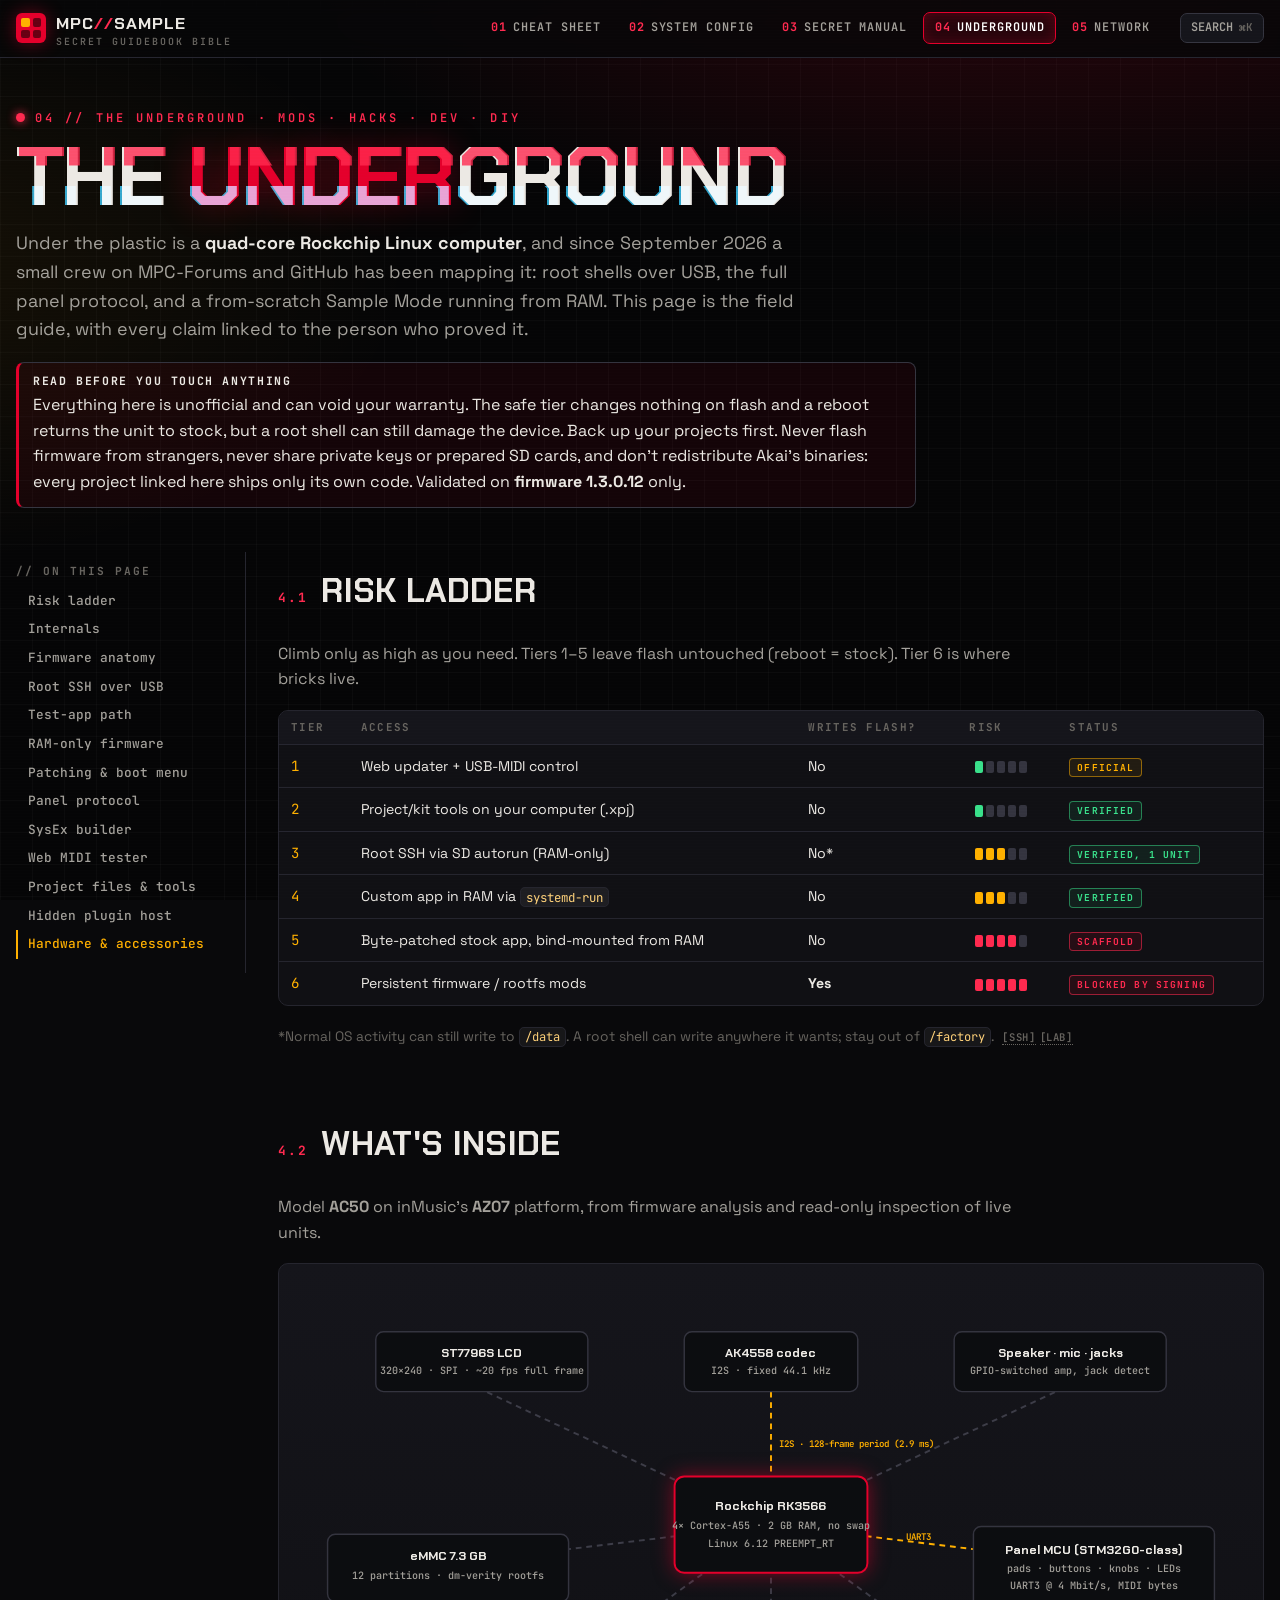
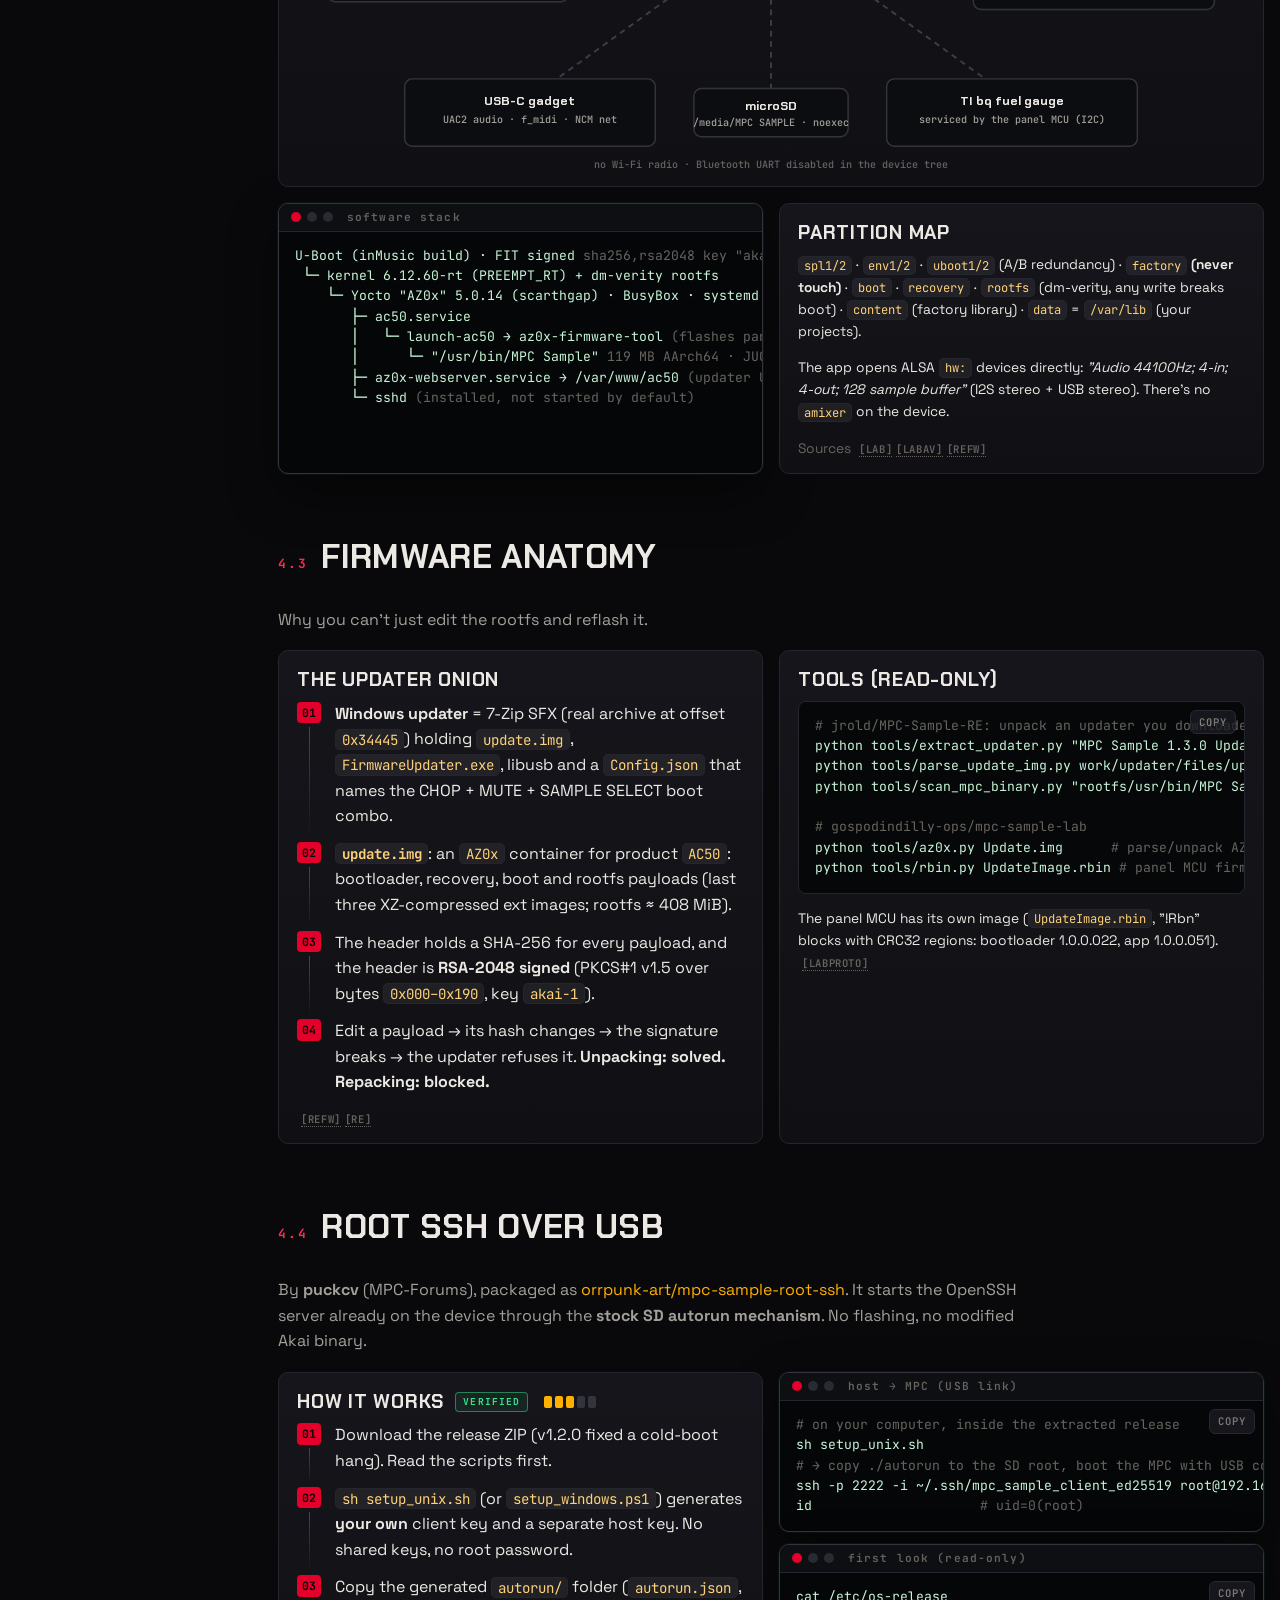
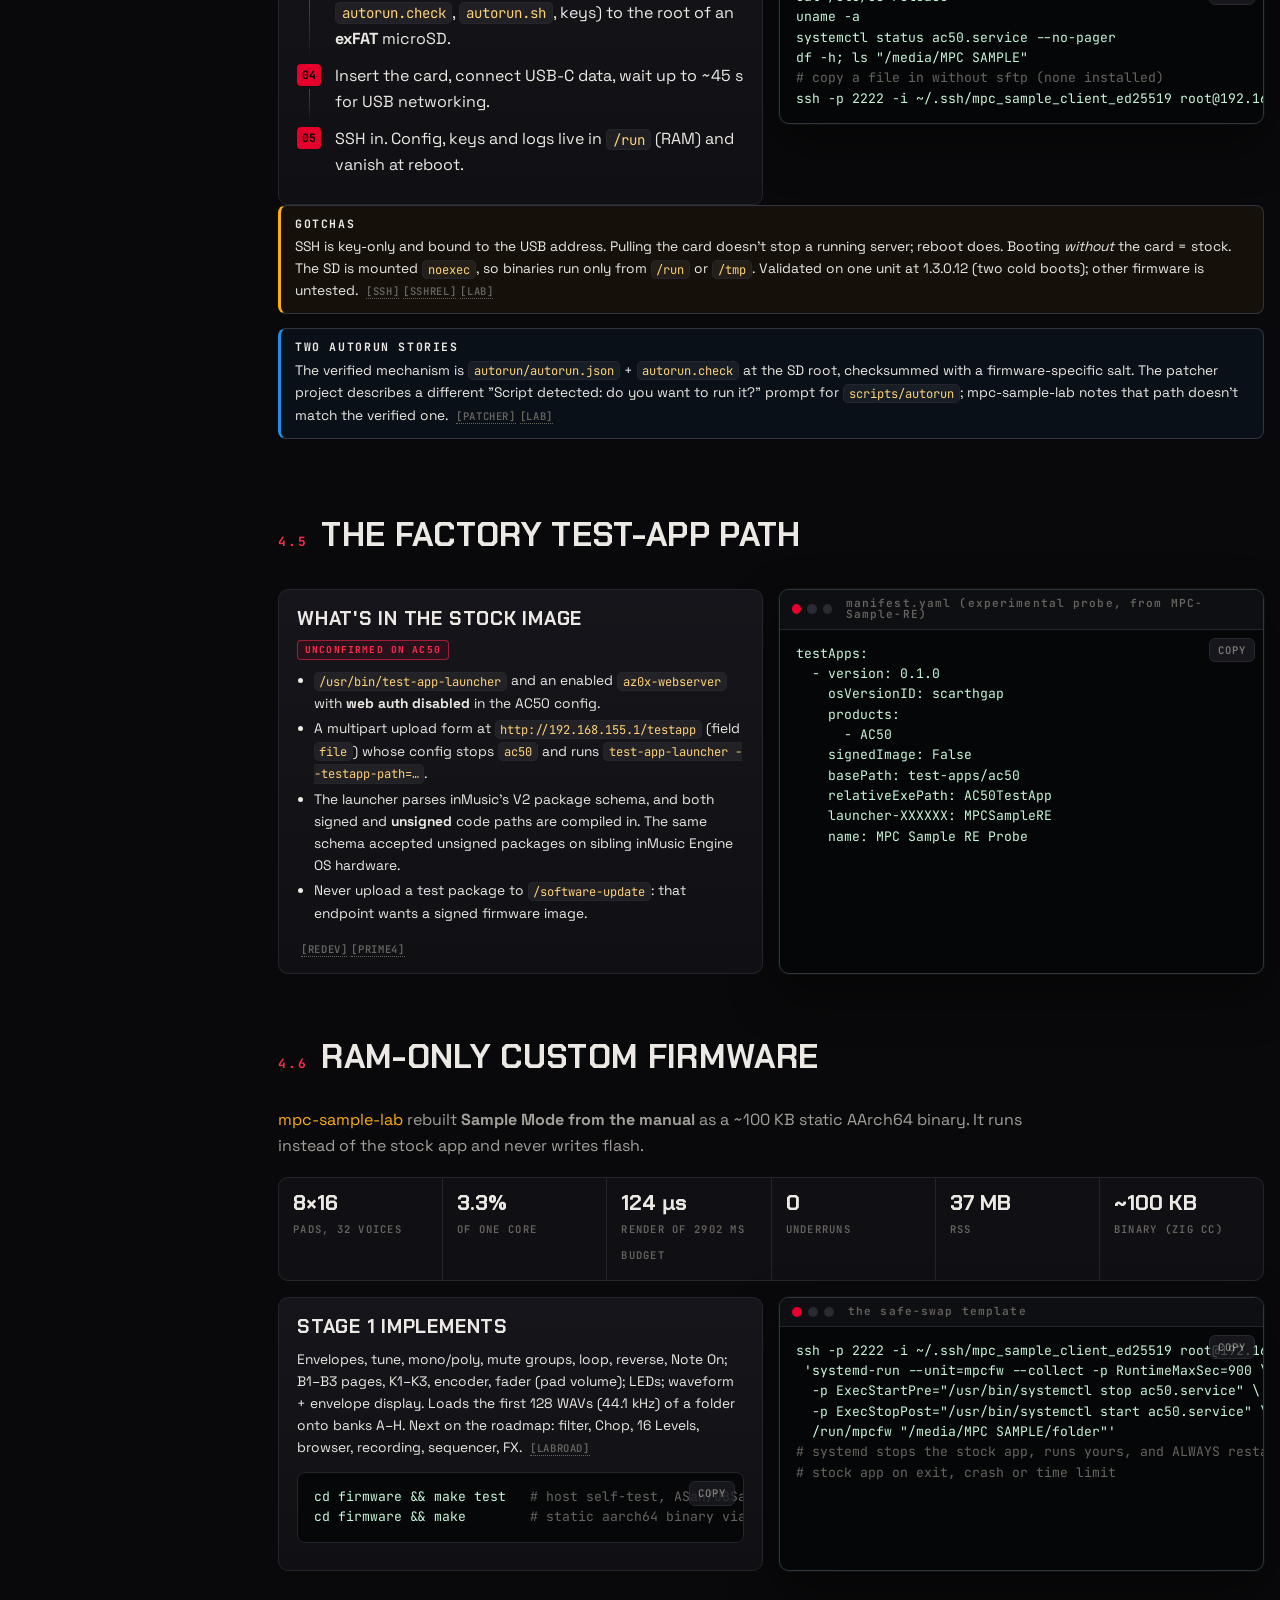
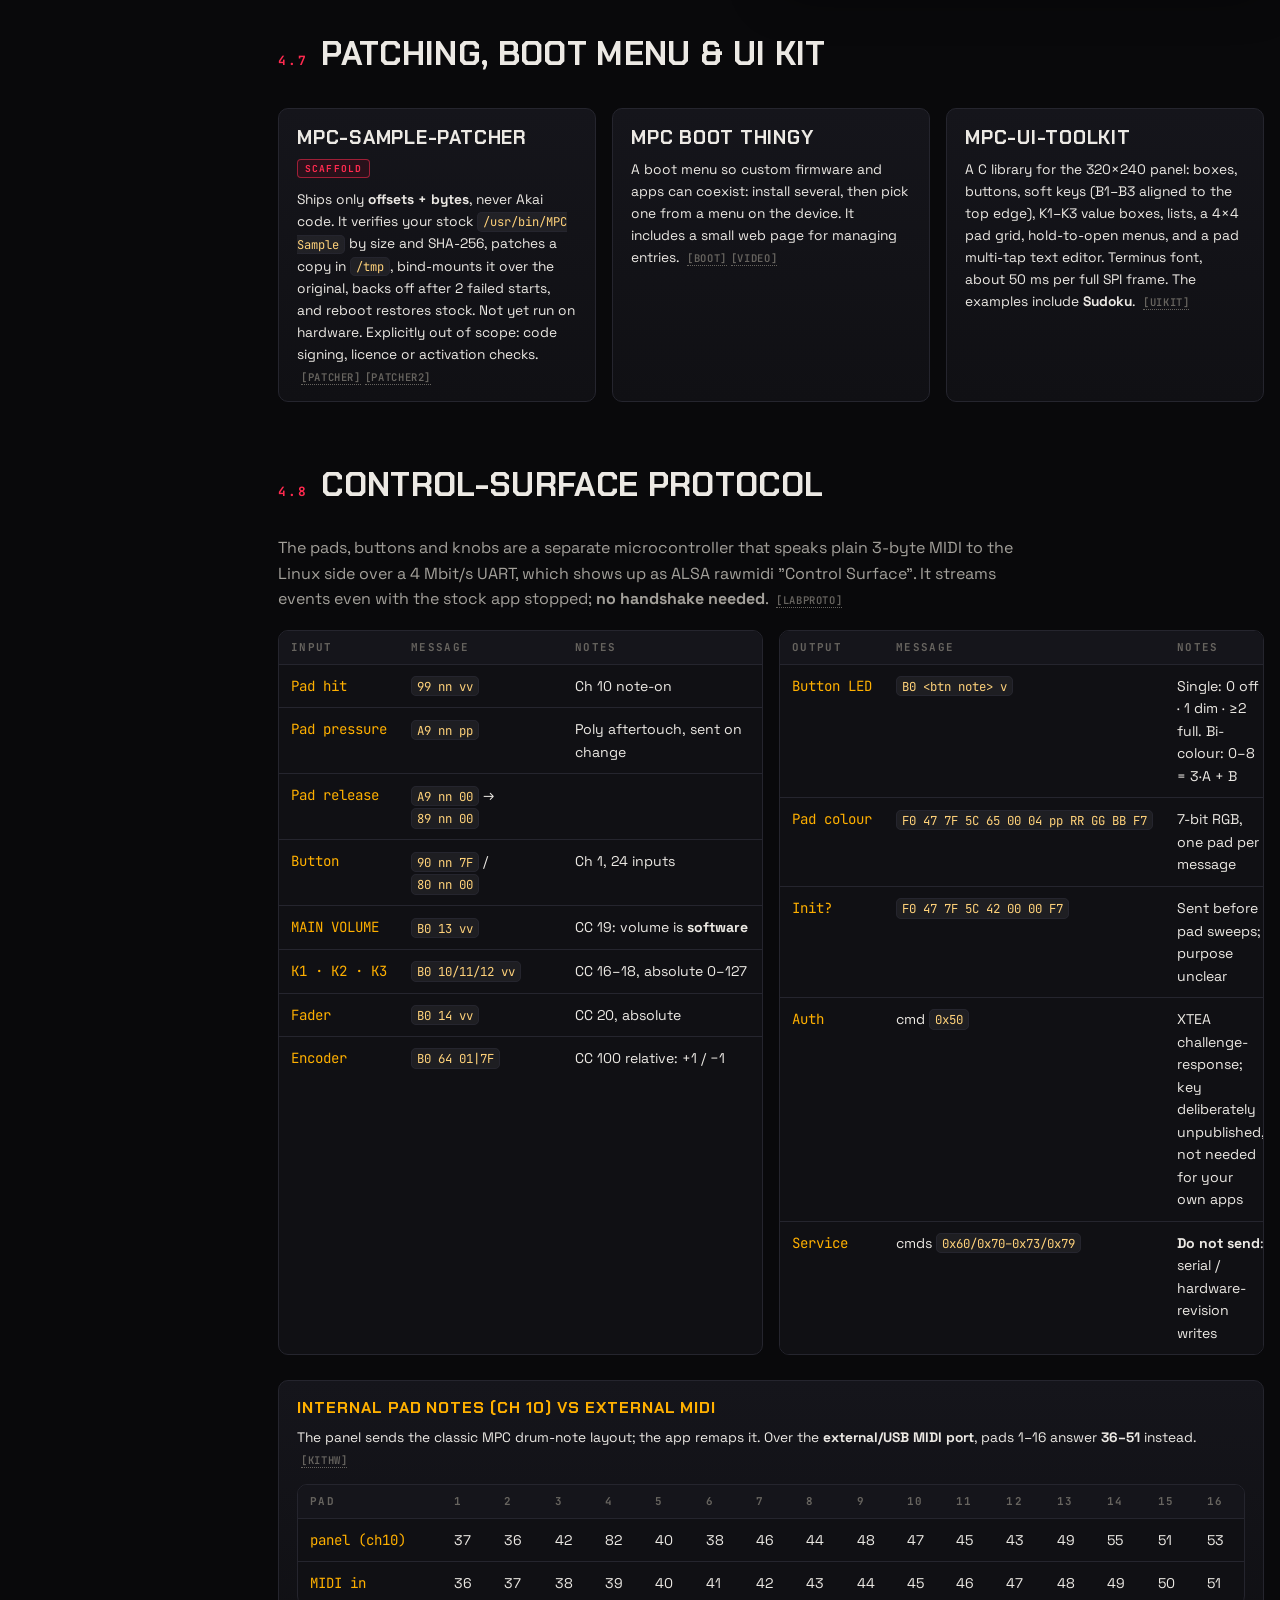
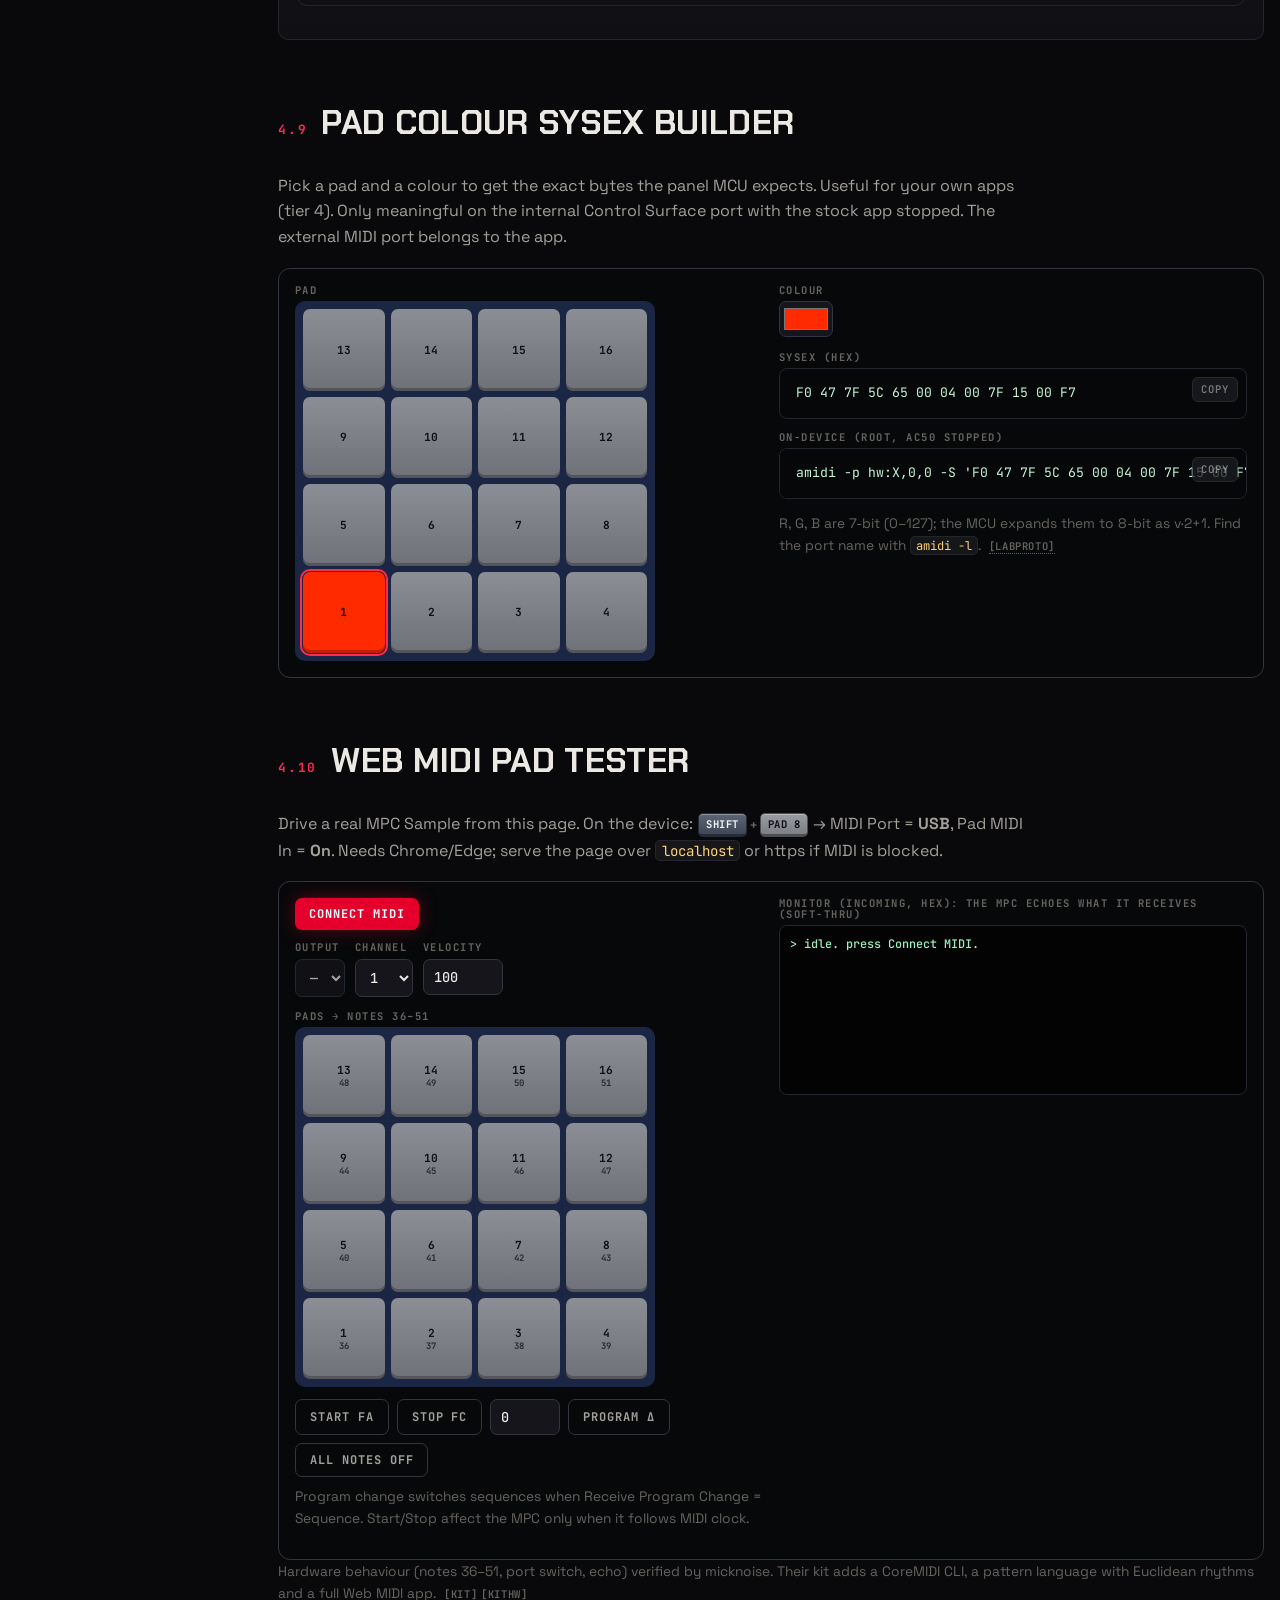
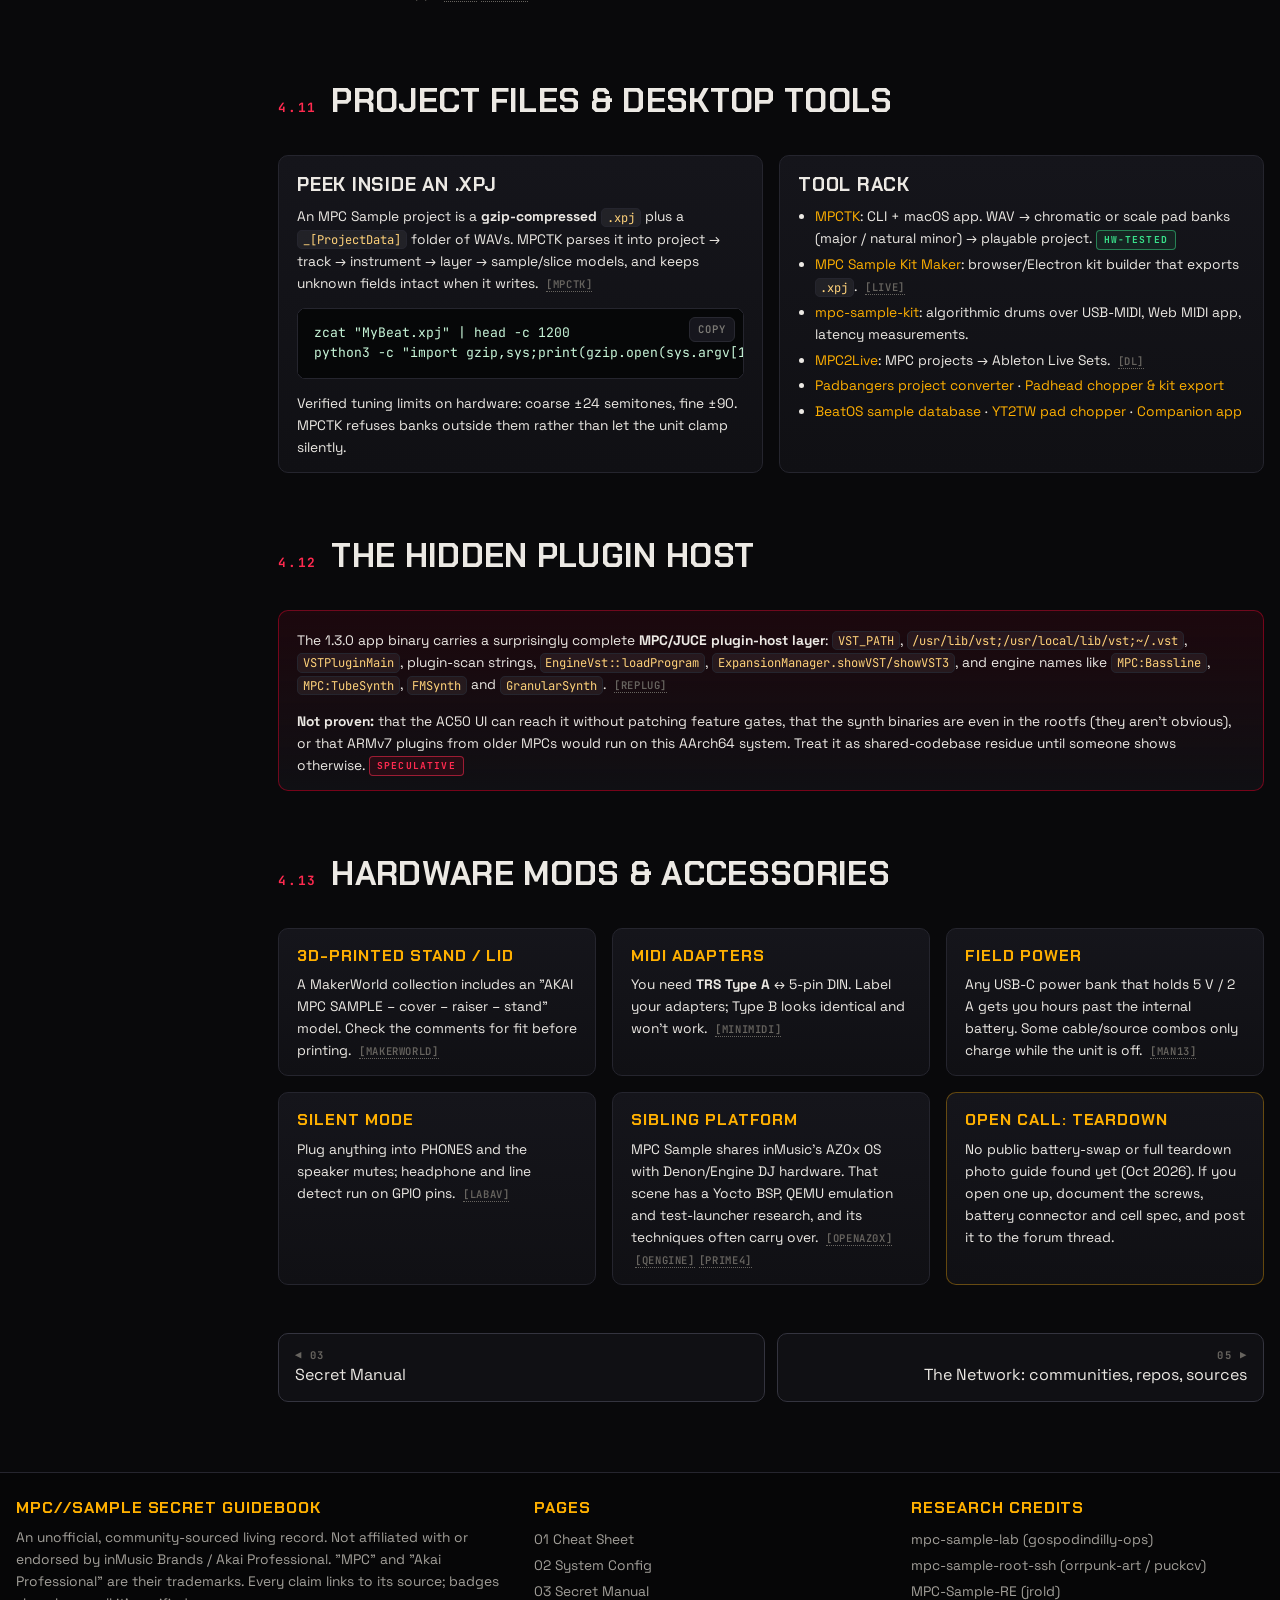
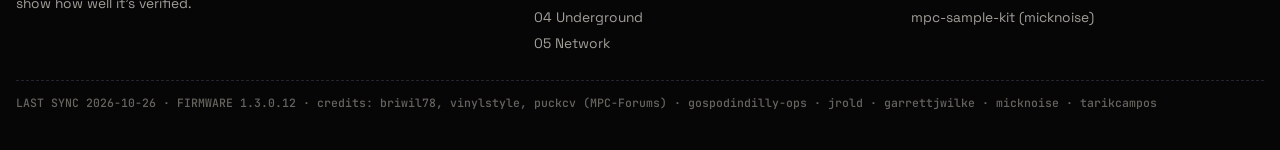
<file: hacks.html>
<!doctype html>
<html lang="en">
<head>
<meta charset="utf-8">
<meta name="viewport" content="width=device-width, initial-scale=1">
<title>MPC Sample Underground</title>
<meta name="description" content="MPC Sample mods, hacks and dev: RK3566 internals, firmware signing, root SSH over USB, RAM-only custom firmware, control-surface protocol, SysEx builder and a Web MIDI tester.">
<link rel="preconnect" href="https://fonts.googleapis.com">
<link rel="preconnect" href="https://fonts.gstatic.com" crossorigin>
<link href="https://fonts.googleapis.com/css2?family=Chakra+Petch:wght@500;600;700&family=JetBrains+Mono:wght@400;500;600;700&family=Space+Grotesk:wght@400;500;600;700&display=swap" rel="stylesheet">
<link rel="stylesheet" href="assets/mpc.css">
<link rel="icon" href="data:image/svg+xml,%3Csvg xmlns='http://www.w3.org/2000/svg' viewBox='0 0 32 32'%3E%3Crect width='32' height='32' rx='6' fill='%23e4002b'/%3E%3Crect x='6' y='6' width='9' height='9' rx='2' fill='%23ffb000'/%3E%3Crect x='17' y='6' width='9' height='9' rx='2' fill='%23111'/%3E%3Crect x='6' y='17' width='9' height='9' rx='2' fill='%23111'/%3E%3Crect x='17' y='17' width='9' height='9' rx='2' fill='%23111'/%3E%3C/svg%3E">
<script src="assets/data.js" defer></script>
<script src="assets/mpc.js" defer></script>
</head>
<body>
<header class="topbar">
  <div class="topbar-in">
    <a class="brand" href="index.html"><span class="brand-mark"><i></i><i></i><i></i><i></i></span><span><b>MPC<span>//</span>SAMPLE</b><small>SECRET GUIDEBOOK BIBLE</small></span></a>
    <nav class="nav" aria-label="Guidebook pages">
      <a href="index.html"><b>01</b>Cheat Sheet</a>
      <a href="setup.html"><b>02</b>System Config</a>
      <a href="deep.html"><b>03</b>Secret Manual</a>
      <a href="hacks.html"><b>04</b>Underground</a>
      <a href="sources.html"><b>05</b>Network</a>
    </nav>
    <button class="tb-btn" type="button" data-open-search>SEARCH<kbd>⌘K</kbd></button>
    <button class="tb-btn menu-btn" type="button" aria-expanded="false">MENU</button>
  </div>
</header>

<main class="wrap">
  <section class="hero">
    <div class="kicker"><span class="blink"></span>04 // THE UNDERGROUND · MODS · HACKS · DEV · DIY</div>
    <h1 class="title glitch" data-text="THE UNDERGROUND">The <span class="r">Under</span>ground</h1>
    <p class="lede">Under the plastic is a <strong>quad-core Rockchip Linux computer</strong>, and since September 2026 a small crew on MPC-Forums and GitHub has been mapping it: root shells over USB, the full panel protocol, and a from-scratch Sample Mode running from RAM. This page is the field guide, with every claim linked to the person who proved it.</p>
    <div class="callout danger" style="max-width:900px;margin-top:16px"><b>Read before you touch anything</b>Everything here is unofficial and can void your warranty. The safe tier changes nothing on flash and a reboot returns the unit to stock, but a root shell can still damage the device. Back up your projects first. Never flash firmware from strangers, never share private keys or prepared SD cards, and don't redistribute Akai's binaries: every project linked here ships only its own code. Validated on <b>firmware 1.3.0.12</b> only.</div>
  </section>

  <div class="with-toc">
    <aside class="toc" aria-label="On this page">
      <b>// ON THIS PAGE</b>
      <a href="#risk">Risk ladder</a>
      <a href="#internals">Internals</a>
      <a href="#firmware-anatomy">Firmware anatomy</a>
      <a href="#ssh">Root SSH over USB</a>
      <a href="#testapp">Test-app path</a>
      <a href="#customfw">RAM-only firmware</a>
      <a href="#patching">Patching &amp; boot menu</a>
      <a href="#protocol">Panel protocol</a>
      <a href="#sysex">SysEx builder</a>
      <a href="#webmidi">Web MIDI tester</a>
      <a href="#xpj">Project files &amp; tools</a>
      <a href="#plugins">Hidden plugin host</a>
      <a href="#hwmods">Hardware &amp; accessories</a>
    </aside>
    <div>

      <section id="risk" class="section" style="padding-top:20px">
        <div class="section-head"><span class="idx">4.1</span><h2 data-decrypt>Risk ladder</h2><p>Climb only as high as you need. Tiers 1–5 leave flash untouched (reboot = stock). Tier 6 is where bricks live.</p></div>
        <div class="tbl-wrap rv"><table class="data">
          <thead><tr><th>Tier</th><th>Access</th><th>Writes flash?</th><th>Risk</th><th>Status</th></tr></thead>
          <tbody>
            <tr><td class="n">1</td><td>Web updater + USB-MIDI control</td><td>No</td><td><span class="risk" data-l="1"><i></i><i></i><i></i><i></i><i></i></span></td><td><span class="badge b-official">official</span></td></tr>
            <tr><td class="n">2</td><td>Project/kit tools on your computer (.xpj)</td><td>No</td><td><span class="risk" data-l="1"><i></i><i></i><i></i><i></i><i></i></span></td><td><span class="badge b-verified">verified</span></td></tr>
            <tr><td class="n">3</td><td>Root SSH via SD autorun (RAM-only)</td><td>No*</td><td><span class="risk" data-l="3"><i></i><i></i><i></i><i></i><i></i></span></td><td><span class="badge b-verified">verified, 1 unit</span></td></tr>
            <tr><td class="n">4</td><td>Custom app in RAM via <code>systemd-run</code></td><td>No</td><td><span class="risk" data-l="3"><i></i><i></i><i></i><i></i><i></i></span></td><td><span class="badge b-verified">verified</span></td></tr>
            <tr><td class="n">5</td><td>Byte-patched stock app, bind-mounted from RAM</td><td>No</td><td><span class="risk" data-l="4"><i></i><i></i><i></i><i></i><i></i></span></td><td><span class="badge b-experimental">scaffold</span></td></tr>
            <tr><td class="n">6</td><td>Persistent firmware / rootfs mods</td><td><b>Yes</b></td><td><span class="risk" data-l="5"><i></i><i></i><i></i><i></i><i></i></span></td><td><span class="badge b-experimental">blocked by signing</span></td></tr>
          </tbody></table></div>
        <p class="small faint">*Normal OS activity can still write to <code>/data</code>. A root shell can write anywhere it wants; stay out of <code>/factory</code>. <a class="src" data-s="ssh"></a><a class="src" data-s="lab"></a></p>
      </section>

      <section id="internals" class="section">
        <div class="section-head"><span class="idx">4.2</span><h2 data-decrypt>What's inside</h2><p>Model <b>AC50</b> on inMusic's <b>AZ07</b> platform, from firmware analysis and read-only inspection of live units.</p></div>
        <div class="board card rv" style="padding:10px">
          <svg viewBox="0 0 1000 520" role="img" aria-label="Block diagram of MPC Sample internals">
            <path class="bus hot" d="M500 260 L500 120"/><path class="bus" d="M500 260 L200 120"/><path class="bus" d="M500 260 L800 120"/>
            <path class="bus" d="M500 260 L170 300"/><path class="bus hot" d="M500 260 L830 300"/><path class="bus" d="M500 260 L250 440"/><path class="bus" d="M500 260 L750 440"/><path class="bus" d="M500 260 L500 455"/>
            <rect class="chip-r core" x="400" y="210" width="200" height="100" rx="10"/>
            <text class="ct" x="500" y="245" text-anchor="middle">Rockchip RK3566</text><text class="cs" x="500" y="265" text-anchor="middle">4× Cortex-A55 · 2 GB RAM, no swap</text><text class="cs" x="500" y="283" text-anchor="middle">Linux 6.12 PREEMPT_RT</text>
            <rect class="chip-r" x="410" y="60" width="180" height="62" rx="8"/><text class="ct" x="500" y="86" text-anchor="middle">AK4558 codec</text><text class="cs" x="500" y="104" text-anchor="middle">I2S · fixed 44.1 kHz</text>
            <text class="bl" x="508" y="180">I2S · 128-frame period (2.9 ms)</text>
            <rect class="chip-r" x="90" y="60" width="220" height="62" rx="8"/><text class="ct" x="200" y="86" text-anchor="middle">ST7796S LCD</text><text class="cs" x="200" y="104" text-anchor="middle">320×240 · SPI · ~20 fps full frame</text>
            <rect class="chip-r" x="690" y="60" width="220" height="62" rx="8"/><text class="ct" x="800" y="86" text-anchor="middle">Speaker · mic · jacks</text><text class="cs" x="800" y="104" text-anchor="middle">GPIO-switched amp, jack detect</text>
            <rect class="chip-r" x="40" y="270" width="250" height="70" rx="8"/><text class="ct" x="165" y="297" text-anchor="middle">eMMC 7.3 GB</text><text class="cs" x="165" y="316" text-anchor="middle">12 partitions · dm-verity rootfs</text>
            <rect class="chip-r" x="710" y="262" width="250" height="86" rx="8"/><text class="ct" x="835" y="290" text-anchor="middle">Panel MCU (STM32G0-class)</text><text class="cs" x="835" y="309" text-anchor="middle">pads · buttons · knobs · LEDs</text><text class="cs" x="835" y="327" text-anchor="middle">UART3 @ 4 Mbit/s, MIDI bytes</text>
            <text class="bl" x="640" y="276">UART3</text>
            <rect class="chip-r" x="120" y="420" width="260" height="70" rx="8"/><text class="ct" x="250" y="447" text-anchor="middle">USB-C gadget</text><text class="cs" x="250" y="466" text-anchor="middle">UAC2 audio · f_midi · NCM net</text>
            <rect class="chip-r" x="620" y="420" width="260" height="70" rx="8"/><text class="ct" x="750" y="447" text-anchor="middle">TI bq fuel gauge</text><text class="cs" x="750" y="466" text-anchor="middle">serviced by the panel MCU (I2C)</text>
            <rect class="chip-r" x="420" y="430" width="160" height="50" rx="8"/><text class="ct" x="500" y="452" text-anchor="middle">microSD</text><text class="cs" x="500" y="469" text-anchor="middle">/media/MPC SAMPLE · noexec</text>
            <text class="cs" x="500" y="512" text-anchor="middle" style="fill:var(--ink-faint)">no Wi-Fi radio · Bluetooth UART disabled in the device tree</text>
          </svg>
        </div>
        <div class="grid g2" style="margin-top:16px">
          <div class="term rv">
            <div class="term-bar"><i></i><i></i><i></i><span>software stack</span></div>
<pre class="nocopy">U-Boot (inMusic build) · FIT signed <span class="c">sha256,rsa2048 key "akai-1"</span>
 └─ kernel 6.12.60-rt (PREEMPT_RT) + dm-verity rootfs
    └─ Yocto "AZ0x" 5.0.14 (scarthgap) · BusyBox · systemd
       ├─ ac50.service
       │   └─ launch-ac50 → az0x-firmware-tool <span class="c">(flashes panel MCU fw)</span>
       │      └─ "/usr/bin/MPC Sample" <span class="c">119 MB AArch64 · JUCE 5.4.4</span>
       ├─ az0x-webserver.service → /var/www/ac50 <span class="c">(updater UI)</span>
       └─ sshd <span class="c">(installed, not started by default)</span></pre>
          </div>
          <div class="card rv">
            <h3>Partition map</h3>
            <p class="small"><code>spl1/2</code> · <code>env1/2</code> · <code>uboot1/2</code> (A/B redundancy) · <code>factory</code> <b>(never touch)</b> · <code>boot</code> · <code>recovery</code> · <code>rootfs</code> (dm-verity, any write breaks boot) · <code>content</code> (factory library) · <code>data</code> = <code>/var/lib</code> (your projects).</p>
            <p class="small">The app opens ALSA <code>hw:</code> devices directly: <i>"Audio 44100Hz; 4-in; 4-out; 128 sample buffer"</i> (I2S stereo + USB stereo). There's no <code>amixer</code> on the device.</p>
            <p class="small faint">Sources <a class="src" data-s="lab"></a><a class="src" data-s="labav"></a><a class="src" data-s="refw"></a></p>
          </div>
        </div>
      </section>

      <section id="firmware-anatomy" class="section">
        <div class="section-head"><span class="idx">4.3</span><h2 data-decrypt>Firmware anatomy</h2><p>Why you can't just edit the rootfs and reflash it.</p></div>
        <div class="grid g2">
          <div class="card rv">
            <h3>The updater onion</h3>
            <ol class="flow">
              <li><b>Windows updater</b> = 7-Zip SFX (real archive at offset <code>0x34445</code>) holding <code>update.img</code>, <code>FirmwareUpdater.exe</code>, libusb and a <code>Config.json</code> that names the CHOP + MUTE + SAMPLE SELECT boot combo.</li>
              <li><b><code>update.img</code></b>: an <code>AZ0x</code> container for product <code>AC50</code>: bootloader, recovery, boot and rootfs payloads (last three XZ-compressed ext images; rootfs ≈ 408 MiB).</li>
              <li>The header holds a SHA-256 for every payload, and the header is <b>RSA-2048 signed</b> (PKCS#1 v1.5 over bytes <code>0x000–0x190</code>, key <code>akai-1</code>).</li>
              <li>Edit a payload → its hash changes → the signature breaks → the updater refuses it. <b>Unpacking: solved. Repacking: blocked.</b></li>
            </ol>
            <p class="small faint"><a class="src" data-s="refw"></a><a class="src" data-s="re"></a></p>
          </div>
          <div class="card rv">
            <h3>Tools (read-only)</h3>
            <pre><span class="c"># jrold/MPC-Sample-RE: unpack an updater you downloaded yourself</span>
python tools/extract_updater.py "MPC Sample 1.3.0 Updater.exe"
python tools/parse_update_img.py work/updater/files/update.img
python tools/scan_mpc_binary.py "rootfs/usr/bin/MPC Sample"

<span class="c"># gospodindilly-ops/mpc-sample-lab</span>
python tools/az0x.py Update.img      <span class="c"># parse/unpack AZ0x</span>
python tools/rbin.py UpdateImage.rbin <span class="c"># panel MCU firmware</span></pre>
            <p class="small">The panel MCU has its own image (<code>UpdateImage.rbin</code>, "!Rbn" blocks with CRC32 regions: bootloader 1.0.0.022, app 1.0.0.051). <a class="src" data-s="labproto"></a></p>
          </div>
        </div>
      </section>

      <section id="ssh" class="section">
        <div class="section-head"><span class="idx">4.4</span><h2 data-decrypt>Root SSH over USB</h2><p>By <b>puckcv</b> (MPC-Forums), packaged as <a data-href="ssh">orrpunk-art/mpc-sample-root-ssh</a>. It starts the OpenSSH server already on the device through the <b>stock SD autorun mechanism</b>. No flashing, no modified Akai binary.</p></div>
        <div class="grid g2">
          <div class="card rv">
            <h3>How it works <span class="badge b-verified">verified</span> <span class="risk" data-l="3"><i></i><i></i><i></i><i></i><i></i></span></h3>
            <ol class="flow">
              <li>Download the release ZIP (v1.2.0 fixed a cold-boot hang). Read the scripts first.</li>
              <li><code>sh setup_unix.sh</code> (or <code>setup_windows.ps1</code>) generates <b>your own</b> client key and a separate host key. No shared keys, no root password.</li>
              <li>Copy the generated <code>autorun/</code> folder (<code>autorun.json</code>, <code>autorun.check</code>, <code>autorun.sh</code>, keys) to the root of an <b>exFAT</b> microSD.</li>
              <li>Insert the card, connect USB-C data, wait up to ~45 s for USB networking.</li>
              <li>SSH in. Config, keys and logs live in <code>/run</code> (RAM) and vanish at reboot.</li>
            </ol>
          </div>
          <div>
            <div class="term rv">
              <div class="term-bar"><i></i><i></i><i></i><span>host → MPC (USB link)</span></div>
<pre><span class="c"># on your computer, inside the extracted release</span>
sh setup_unix.sh
<span class="c"># → copy ./autorun to the SD root, boot the MPC with USB connected</span>
ssh -p 2222 -i ~/.ssh/mpc_sample_client_ed25519 root@192.168.155.1
id                     <span class="c"># uid=0(root)</span></pre>
            </div>
            <div class="term rv" style="margin-top:12px">
              <div class="term-bar"><i></i><i></i><i></i><span>first look (read-only)</span></div>
<pre>cat /etc/os-release
uname -a
systemctl status ac50.service --no-pager
df -h; ls "/media/MPC SAMPLE"
<span class="c"># copy a file in without sftp (none installed)</span>
ssh -p 2222 -i ~/.ssh/mpc_sample_client_ed25519 root@192.168.155.1 'cat &gt; /run/tool' &lt; tool</pre>
            </div>
          </div>
        </div>
        <div class="callout small rv"><b>Gotchas</b>SSH is key-only and bound to the USB address. Pulling the card doesn't stop a running server; reboot does. Booting <i>without</i> the card = stock. The SD is mounted <code>noexec</code>, so binaries run only from <code>/run</code> or <code>/tmp</code>. Validated on one unit at 1.3.0.12 (two cold boots); other firmware is untested. <a class="src" data-s="ssh"></a><a class="src" data-s="sshrel"></a><a class="src" data-s="lab"></a></div>
        <div class="callout info small rv"><b>Two autorun stories</b>The verified mechanism is <code>autorun/autorun.json</code> + <code>autorun.check</code> at the SD root, checksummed with a firmware-specific salt. The patcher project describes a different "Script detected: do you want to run it?" prompt for <code>scripts/autorun</code>; mpc-sample-lab notes that path doesn't match the verified one. <a class="src" data-s="patcher"></a><a class="src" data-s="lab"></a></div>
      </section>

      <section id="testapp" class="section">
        <div class="section-head"><span class="idx">4.5</span><h2 data-decrypt>The factory test-app path</h2></div>
        <div class="grid g2">
          <div class="card rv">
            <h3>What's in the stock image <span class="badge b-experimental">unconfirmed on AC50</span></h3>
            <ul class="small">
              <li><code>/usr/bin/test-app-launcher</code> and an enabled <code>az0x-webserver</code> with <b>web auth disabled</b> in the AC50 config.</li>
              <li>A multipart upload form at <code>http://192.168.155.1/testapp</code> (field <code>file</code>) whose config stops <code>ac50</code> and runs <code>test-app-launcher --testapp-path=…</code>.</li>
              <li>The launcher parses inMusic's V2 package schema, and both signed and <b>unsigned</b> code paths are compiled in. The same schema accepted unsigned packages on sibling inMusic Engine OS hardware.</li>
              <li>Never upload a test package to <code>/software-update</code>: that endpoint wants a signed firmware image.</li>
            </ul>
            <p class="small faint"><a class="src" data-s="redev"></a><a class="src" data-s="prime4"></a></p>
          </div>
          <div class="term rv">
            <div class="term-bar"><i></i><i></i><i></i><span>manifest.yaml (experimental probe, from MPC-Sample-RE)</span></div>
<pre>testApps:
  - version: 0.1.0
    osVersionID: scarthgap
    products:
      - AC50
    signedImage: False
    basePath: test-apps/ac50
    relativeExePath: AC50TestApp
    launcher-XXXXXX: MPCSampleRE
    name: MPC Sample RE Probe</pre>
          </div>
        </div>
      </section>

      <section id="customfw" class="section">
        <div class="section-head"><span class="idx">4.6</span><h2 data-decrypt>RAM-only custom firmware</h2><p><a data-href="lab">mpc-sample-lab</a> rebuilt <b>Sample Mode from the manual</b> as a ~100 KB static AArch64 binary. It runs instead of the stock app and never writes flash.</p></div>
        <div class="facts rv">
          <div class="fact"><b>8×16</b><span>pads, 32 voices</span></div>
          <div class="fact"><b>3.3%</b><span>of one core</span></div>
          <div class="fact"><b>124 µs</b><span>render of 2902 µs budget</span></div>
          <div class="fact"><b>0</b><span>underruns</span></div>
          <div class="fact"><b>37 MB</b><span>RSS</span></div>
          <div class="fact"><b>~100 KB</b><span>binary (zig cc)</span></div>
        </div>
        <div class="grid g2" style="margin-top:16px">
          <div class="card rv">
            <h3>Stage 1 implements</h3>
            <p class="small">Envelopes, tune, mono/poly, mute groups, loop, reverse, Note On; B1–B3 pages, K1–K3, encoder, fader (pad volume); LEDs; waveform + envelope display. Loads the first 128 WAVs (44.1 kHz) of a folder onto banks A–H. Next on the roadmap: filter, Chop, 16 Levels, browser, recording, sequencer, FX. <a class="src" data-s="labroad"></a></p>
            <pre>cd firmware &amp;&amp; make test   <span class="c"># host self-test, ASan/UBSan</span>
cd firmware &amp;&amp; make        <span class="c"># static aarch64 binary via zig cc</span></pre>
          </div>
          <div class="term rv">
            <div class="term-bar"><i></i><i></i><i></i><span>the safe-swap template</span></div>
<pre>ssh -p 2222 -i ~/.ssh/mpc_sample_client_ed25519 root@192.168.155.1 \
 'systemd-run --unit=mpcfw --collect -p RuntimeMaxSec=900 \
  -p ExecStartPre="/usr/bin/systemctl stop ac50.service" \
  -p ExecStopPost="/usr/bin/systemctl start ac50.service" \
  /run/mpcfw "/media/MPC SAMPLE/folder"'
<span class="c"># systemd stops the stock app, runs yours, and ALWAYS restarts the
# stock app on exit, crash or time limit</span></pre>
          </div>
        </div>
      </section>

      <section id="patching" class="section">
        <div class="section-head"><span class="idx">4.7</span><h2 data-decrypt>Patching, boot menu &amp; UI kit</h2></div>
        <div class="grid g3">
          <div class="card rv"><h3>mpc-sample-patcher <span class="badge b-experimental">scaffold</span></h3><p class="small">Ships only <b>offsets + bytes</b>, never Akai code. It verifies your stock <code>/usr/bin/MPC Sample</code> by size and SHA-256, patches a copy in <code>/tmp</code>, bind-mounts it over the original, backs off after 2 failed starts, and reboot restores stock. Not yet run on hardware. Explicitly out of scope: code signing, licence or activation checks. <a class="src" data-s="patcher"></a><a class="src" data-s="patcher2"></a></p></div>
          <div class="card rv"><h3>mpc boot thingy</h3><p class="small">A boot menu so custom firmware and apps can coexist: install several, then pick one from a menu on the device. It includes a small web page for managing entries. <a class="src" data-s="boot"></a><a class="src" data-s="bootvid">VIDEO</a></p></div>
          <div class="card rv"><h3>mpc-ui-toolkit</h3><p class="small">A C library for the 320×240 panel: boxes, buttons, soft keys (B1–B3 aligned to the top edge), K1–K3 value boxes, lists, a 4×4 pad grid, hold-to-open menus, and a pad multi-tap text editor. Terminus font, about 50 ms per full SPI frame. The examples include <b>Sudoku</b>. <a class="src" data-s="uikit"></a></p></div>
        </div>
      </section>

      <section id="protocol" class="section">
        <div class="section-head"><span class="idx">4.8</span><h2 data-decrypt>Control-surface protocol</h2><p>The pads, buttons and knobs are a separate microcontroller that speaks plain 3-byte MIDI to the Linux side over a 4 Mbit/s UART, which shows up as ALSA rawmidi "Control Surface". It streams events even with the stock app stopped; <b>no handshake needed</b>. <a class="src" data-s="labproto"></a></p></div>
        <div class="grid g2">
          <div class="tbl-wrap rv"><table class="data">
            <thead><tr><th>Input</th><th>Message</th><th>Notes</th></tr></thead>
            <tbody>
              <tr><td class="n">Pad hit</td><td><code>99 nn vv</code></td><td>Ch 10 note-on</td></tr>
              <tr><td class="n">Pad pressure</td><td><code>A9 nn pp</code></td><td>Poly aftertouch, sent on change</td></tr>
              <tr><td class="n">Pad release</td><td><code>A9 nn 00</code> → <code>89 nn 00</code></td><td></td></tr>
              <tr><td class="n">Button</td><td><code>90 nn 7F</code> / <code>80 nn 00</code></td><td>Ch 1, 24 inputs</td></tr>
              <tr><td class="n">MAIN VOLUME</td><td><code>B0 13 vv</code></td><td>CC 19: volume is <b>software</b></td></tr>
              <tr><td class="n">K1 · K2 · K3</td><td><code>B0 10/11/12 vv</code></td><td>CC 16–18, absolute 0–127</td></tr>
              <tr><td class="n">Fader</td><td><code>B0 14 vv</code></td><td>CC 20, absolute</td></tr>
              <tr><td class="n">Encoder</td><td><code>B0 64 01|7F</code></td><td>CC 100 relative: +1 / −1</td></tr>
            </tbody></table></div>
          <div class="tbl-wrap rv"><table class="data">
            <thead><tr><th>Output</th><th>Message</th><th>Notes</th></tr></thead>
            <tbody>
              <tr><td class="n">Button LED</td><td><code>B0 &lt;btn note&gt; v</code></td><td>Single: 0 off · 1 dim · ≥2 full. Bi-colour: 0–8 = 3·A + B</td></tr>
              <tr><td class="n">Pad colour</td><td><code>F0 47 7F 5C 65 00 04 pp RR GG BB F7</code></td><td>7-bit RGB, one pad per message</td></tr>
              <tr><td class="n">Init?</td><td><code>F0 47 7F 5C 42 00 00 F7</code></td><td>Sent before pad sweeps; purpose unclear</td></tr>
              <tr><td class="n">Auth</td><td>cmd <code>0x50</code></td><td>XTEA challenge-response; key deliberately unpublished, not needed for your own apps</td></tr>
              <tr><td class="n">Service</td><td>cmds <code>0x60/0x70–0x73/0x79</code></td><td><b>Do not send</b>: serial / hardware-revision writes</td></tr>
            </tbody></table></div>
        </div>
        <div class="card rv" style="margin-top:6px">
          <h4>Internal pad notes (ch 10) vs external MIDI</h4>
          <p class="small">The panel sends the classic MPC drum-note layout; the app remaps it. Over the <b>external/USB MIDI port</b>, pads 1–16 answer <b>36–51</b> instead. <a class="src" data-s="kithw"></a></p>
          <div class="tbl-wrap"><table class="data" id="notemap"></table></div>
        </div>
      </section>

      <section id="sysex" class="section">
        <div class="section-head"><span class="idx">4.9</span><h2 data-decrypt>Pad colour SysEx builder</h2><p>Pick a pad and a colour to get the exact bytes the panel MCU expects. Useful for your own apps (tier 4). Only meaningful on the internal Control Surface port with the stock app stopped. The external MIDI port belongs to the app.</p></div>
        <div class="tool rv">
          <div class="grid g2">
            <div>
              <label>Pad</label>
              <div class="mini-pads" id="sx-pads" role="group" aria-label="Choose a pad"></div>
            </div>
            <div>
              <label for="sx-color">Colour</label>
              <input type="color" id="sx-color" value="#ff2a00">
              <label style="margin-top:14px">SysEx (hex)</label>
              <pre id="sx-out" style="margin-top:4px"></pre>
              <label>On-device (root, ac50 stopped)</label>
              <pre id="sx-cmd" style="margin-top:4px"></pre>
              <p class="small faint">R, G, B are 7-bit (0–127); the MCU expands them to 8-bit as v·2+1. Find the port name with <code>amidi -l</code>. <a class="src" data-s="labproto"></a></p>
            </div>
          </div>
        </div>
      </section>

      <section id="webmidi" class="section">
        <div class="section-head"><span class="idx">4.10</span><h2 data-decrypt>Web MIDI pad tester</h2><p>Drive a real MPC Sample from this page. On the device: <span data-keys="SHIFT + PAD 8"></span> → MIDI Port = <b>USB</b>, Pad MIDI In = <b>On</b>. Needs Chrome/Edge; serve the page over <code>localhost</code> or https if MIDI is blocked.</p></div>
        <div class="tool rv">
          <div class="grid g2">
            <div>
              <button class="btn" id="wm-connect" type="button">Connect MIDI</button>
              <div style="display:flex;gap:10px;flex-wrap:wrap;margin-top:12px">
                <div><label for="wm-out">Output</label><select id="wm-out" disabled><option>—</option></select></div>
                <div><label for="wm-ch">Channel</label><select id="wm-ch"></select></div>
                <div><label for="wm-vel">Velocity</label><input id="wm-vel" type="number" min="1" max="127" value="100" style="width:80px"></div>
              </div>
              <label style="margin-top:14px">Pads → notes 36–51</label>
              <div class="mini-pads" id="wm-pads" role="group" aria-label="Send pad notes"></div>
              <div style="display:flex;gap:8px;flex-wrap:wrap;margin-top:12px">
                <button class="btn ghost" type="button" id="wm-start">Start FA</button>
                <button class="btn ghost" type="button" id="wm-stop">Stop FC</button>
                <label for="wm-pc" class="sr-only">Program change</label>
                <input id="wm-pc" type="number" min="0" max="127" value="0" style="width:70px">
                <button class="btn ghost" type="button" id="wm-sendpc">Program Δ</button>
                <button class="btn ghost" type="button" id="wm-panic">All notes off</button>
              </div>
              <p class="small faint" style="margin-top:8px">Program change switches sequences when Receive Program Change = Sequence. Start/Stop affect the MPC only when it follows MIDI clock.</p>
            </div>
            <div>
              <label>Monitor (incoming, hex): the MPC echoes what it receives (soft-thru)</label>
              <pre class="log nocopy" id="wm-log" aria-live="polite">&gt; idle. press Connect MIDI.</pre>
            </div>
          </div>
        </div>
        <p class="small faint">Hardware behaviour (notes 36–51, port switch, echo) verified by micknoise. Their kit adds a CoreMIDI CLI, a pattern language with Euclidean rhythms and a full Web MIDI app. <a class="src" data-s="kit"></a><a class="src" data-s="kithw"></a></p>
      </section>

      <section id="xpj" class="section">
        <div class="section-head"><span class="idx">4.11</span><h2 data-decrypt>Project files &amp; desktop tools</h2></div>
        <div class="grid g2">
          <div class="card rv">
            <h3>Peek inside an .xpj</h3>
            <p class="small">An MPC Sample project is a <b>gzip-compressed</b> <code>.xpj</code> plus a <code>_[ProjectData]</code> folder of WAVs. MPCTK parses it into project → track → instrument → layer → sample/slice models, and keeps unknown fields intact when it writes. <a class="src" data-s="mpctk"></a></p>
            <pre>zcat "MyBeat.xpj" | head -c 1200
python3 -c "import gzip,sys;print(gzip.open(sys.argv[1]).read()[:1200].decode('utf-8','replace'))" MyBeat.xpj</pre>
            <p class="small">Verified tuning limits on hardware: coarse ±24 semitones, fine ±90. MPCTK refuses banks outside them rather than let the unit clamp silently.</p>
          </div>
          <div class="card rv">
            <h3>Tool rack</h3>
            <ul class="small">
              <li><a data-href="mpctk">MPCTK</a>: CLI + macOS app. WAV → chromatic or scale pad banks (major / natural minor) → playable project. <span class="badge b-verified">hw-tested</span></li>
              <li><a data-href="kitmaker">MPC Sample Kit Maker</a>: browser/Electron kit builder that exports <code>.xpj</code>. <a class="src" data-s="kitmakerApp">LIVE</a></li>
              <li><a data-href="kit">mpc-sample-kit</a>: algorithmic drums over USB-MIDI, Web MIDI app, latency measurements.</li>
              <li><a data-href="mpc2live">MPC2Live</a>: MPC projects → Ableton Live Sets. <a class="src" data-s="mpc2liveKofi">DL</a></li>
              <li><a data-href="converter">Padbangers project converter</a> · <a data-href="padhead">Padhead chopper &amp; kit export</a></li>
              <li><a data-href="beatos">BeatOS sample database</a> · <a data-href="yt2tw">YT2TW pad chopper</a> · <a data-href="companion">Companion app</a></li>
            </ul>
          </div>
        </div>
      </section>

      <section id="plugins" class="section">
        <div class="section-head"><span class="idx">4.12</span><h2 data-decrypt>The hidden plugin host</h2></div>
        <div class="card red rv">
          <p class="small">The 1.3.0 app binary carries a surprisingly complete <b>MPC/JUCE plugin-host layer</b>: <code>VST_PATH</code>, <code>/usr/lib/vst;/usr/local/lib/vst;~/.vst</code>, <code>VSTPluginMain</code>, plugin-scan strings, <code>EngineVst::loadProgram</code>, <code>ExpansionManager.showVST/showVST3</code>, and engine names like <code>MPC:Bassline</code>, <code>MPC:TubeSynth</code>, <code>FMSynth</code> and <code>GranularSynth</code>. <a class="src" data-s="replug"></a></p>
          <p class="small"><b>Not proven:</b> that the AC50 UI can reach it without patching feature gates, that the synth binaries are even in the rootfs (they aren't obvious), or that ARMv7 plugins from older MPCs would run on this AArch64 system. Treat it as shared-codebase residue until someone shows otherwise. <span class="badge b-experimental">speculative</span></p>
        </div>
      </section>

      <section id="hwmods" class="section">
        <div class="section-head"><span class="idx">4.13</span><h2 data-decrypt>Hardware mods &amp; accessories</h2></div>
        <div class="grid g3">
          <div class="card rv"><h4>3D-printed stand / lid</h4><p class="small">A MakerWorld collection includes an "AKAI MPC SAMPLE – cover – raiser – stand" model. Check the comments for fit before printing. <a class="src" data-s="makerworld"></a></p></div>
          <div class="card rv"><h4>MIDI adapters</h4><p class="small">You need <b>TRS Type A</b> ↔ 5-pin DIN. Label your adapters; Type B looks identical and won't work. <a class="src" data-s="minimidi"></a></p></div>
          <div class="card rv"><h4>Field power</h4><p class="small">Any USB-C power bank that holds 5 V / 2 A gets you hours past the internal battery. Some cable/source combos only charge while the unit is off. <a class="src" data-s="man13"></a></p></div>
          <div class="card rv"><h4>Silent mode</h4><p class="small">Plug anything into PHONES and the speaker mutes; headphone and line detect run on GPIO pins. <a class="src" data-s="labav"></a></p></div>
          <div class="card rv"><h4>Sibling platform</h4><p class="small">MPC Sample shares inMusic's AZ0x OS with Denon/Engine DJ hardware. That scene has a Yocto BSP, QEMU emulation and test-launcher research, and its techniques often carry over. <a class="src" data-s="openaz0x"></a><a class="src" data-s="qengine"></a><a class="src" data-s="prime4"></a></p></div>
          <div class="card amber rv"><h4>Open call: teardown</h4><p class="small">No public battery-swap or full teardown photo guide found yet (Oct 2026). If you open one up, document the screws, battery connector and cell spec, and post it to the forum thread.</p></div>
        </div>
      </section>

      <nav class="pager" aria-label="Pages">
        <a href="deep.html"><small>◀ 03</small>Secret Manual</a>
        <a class="next" href="sources.html"><small>05 ▶</small>The Network: communities, repos, sources</a>
      </nav>
    </div>
  </div>
</main>

<footer class="foot">
  <div class="foot-in">
    <div><h4>MPC//SAMPLE SECRET GUIDEBOOK</h4><p>An unofficial, community-sourced living record. Not affiliated with or endorsed by inMusic Brands / Akai Professional. "MPC" and "Akai Professional" are their trademarks. Every claim links to its source; badges show how well it's verified.</p></div>
    <div><h4>Pages</h4><a href="index.html">01 Cheat Sheet</a><a href="setup.html">02 System Config</a><a href="deep.html">03 Secret Manual</a><a href="hacks.html">04 Underground</a><a href="sources.html">05 Network</a></div>
    <div><h4>Research credits</h4><a data-href="lab"></a><a data-href="ssh"></a><a data-href="re"></a><a data-href="kit"></a></div>
    <div class="fine">LAST SYNC <span data-sync="date"></span> · FIRMWARE <span data-sync="build"></span> · credits: briwil78, vinylstyle, puckcv (MPC-Forums) · gospodindilly-ops · jrold · garrettjwilke · micknoise · tarikcampos</div>
  </div>
</footer>
<script>
document.addEventListener("DOMContentLoaded", function () {
  var INT = [37, 36, 42, 82, 40, 38, 46, 44, 48, 47, 45, 43, 49, 55, 51, 53];
  var order = [13, 14, 15, 16, 9, 10, 11, 12, 5, 6, 7, 8, 1, 2, 3, 4];
  var hex = function (n) { return n.toString(16).toUpperCase().padStart(2, "0"); };

  // note map table
  var nm = document.getElementById("notemap");
  nm.innerHTML = "<thead><tr><th>Pad</th>" + INT.map(function (_, i) { return "<th>" + (i + 1) + "</th>"; }).join("") + "</tr></thead><tbody>" +
    "<tr><td class='n'>panel (ch10)</td>" + INT.map(function (n) { return "<td>" + n + "</td>"; }).join("") + "</tr>" +
    "<tr><td class='n'>MIDI in</td>" + INT.map(function (_, i) { return "<td>" + (36 + i) + "</td>"; }).join("") + "</tr></tbody>";

  // SysEx builder
  var sel = 0, sp = document.getElementById("sx-pads"), col = document.getElementById("sx-color");
  sp.innerHTML = order.map(function (n) { return '<button type="button" data-p="' + (n - 1) + '">' + n + "</button>"; }).join("");
  function build() {
    var c = col.value, r = parseInt(c.substr(1, 2), 16) >> 1, g = parseInt(c.substr(3, 2), 16) >> 1, b = parseInt(c.substr(5, 2), 16) >> 1;
    var bytes = [0xF0, 0x47, 0x7F, 0x5C, 0x65, 0x00, 0x04, sel, r, g, b, 0xF7].map(hex).join(" ");
    document.getElementById("sx-out").firstChild ? document.getElementById("sx-out").firstChild.nodeValue = bytes : document.getElementById("sx-out").prepend(bytes);
    var cmd = "amidi -p hw:X,0,0 -S '" + bytes + "'   # X = Control Surface card from amidi -l";
    document.getElementById("sx-cmd").firstChild ? document.getElementById("sx-cmd").firstChild.nodeValue = cmd : document.getElementById("sx-cmd").prepend(cmd);
    sp.querySelectorAll("button").forEach(function (x) { x.classList.toggle("sel", +x.dataset.p === sel); x.style.background = +x.dataset.p === sel ? col.value : ""; });
  }
  sp.addEventListener("click", function (e) { var t = e.target.closest("button"); if (t) { sel = +t.dataset.p; build(); } });
  col.addEventListener("input", build);
  build();

  // Web MIDI tester
  var access = null, out = null, log = document.getElementById("wm-log"), outSel = document.getElementById("wm-out"), ch = document.getElementById("wm-ch");
  for (var i = 1; i <= 16; i++) ch.insertAdjacentHTML("beforeend", "<option value='" + (i - 1) + "'>" + i + "</option>");
  var wp = document.getElementById("wm-pads");
  wp.innerHTML = order.map(function (n) { return '<button type="button" data-n="' + (35 + n) + '">' + n + "<span>" + (35 + n) + "</span></button>"; }).join("");
  function say(s) { log.textContent += "\n" + s; log.scrollTop = log.scrollHeight; }
  function send(bytes) { if (!out) { say("! no output selected"); return; } try { out.send(bytes); } catch (e) { say("! " + e.message); } }
  function pickOuts() {
    outSel.innerHTML = ""; var best = null;
    access.outputs.forEach(function (o) { outSel.insertAdjacentHTML("beforeend", "<option value='" + o.id + "'>" + o.name + "</option>"); if (/mpc sample/i.test(o.name)) best = o.id; });
    if (!outSel.options.length) { outSel.innerHTML = "<option>no outputs</option>"; out = null; return; }
    outSel.disabled = false; if (best) outSel.value = best; out = access.outputs.get(outSel.value);
    say("> output: " + (out ? out.name : "none"));
  }
  function listen() {
    access.inputs.forEach(function (inp) {
      inp.onmidimessage = function (m) { say("< " + inp.name + ": " + Array.from(m.data).map(hex).join(" ")); };
    });
  }
  document.getElementById("wm-connect").addEventListener("click", function () {
    if (!navigator.requestMIDIAccess) { say("! Web MIDI not available here: use Chrome/Edge over localhost or https."); return; }
    navigator.requestMIDIAccess({ sysex: false }).then(function (a) {
      access = a; say("> MIDI access granted"); pickOuts(); listen();
      a.onstatechange = function () { pickOuts(); listen(); };
    }, function (e) { say("! denied: " + (e && e.message ? e.message : e)); });
  });
  outSel.addEventListener("change", function () { out = access && access.outputs.get(outSel.value); say("> output: " + (out ? out.name : "none")); });
  function vel() { return Math.max(1, Math.min(127, +document.getElementById("wm-vel").value || 100)); }
  function down(e) { var b = e.target.closest("button"); if (!b) return; e.preventDefault(); b.classList.add("hit"); send([0x90 | +ch.value, +b.dataset.n, vel()]); }
  function up(e) { var b = e.target.closest("button"); if (!b) return; b.classList.remove("hit"); send([0x80 | +ch.value, +b.dataset.n, 0]); }
  wp.addEventListener("pointerdown", down); wp.addEventListener("pointerup", up); wp.addEventListener("pointerleave", function () { wp.querySelectorAll(".hit").forEach(function (b) { b.classList.remove("hit"); send([0x80 | +ch.value, +b.dataset.n, 0]); }); });
  document.getElementById("wm-start").addEventListener("click", function () { send([0xFA]); say("> FA start"); });
  document.getElementById("wm-stop").addEventListener("click", function () { send([0xFC]); say("> FC stop"); });
  document.getElementById("wm-sendpc").addEventListener("click", function () { var p = Math.max(0, Math.min(127, +document.getElementById("wm-pc").value || 0)); send([0xC0 | +ch.value, p]); say("> program change " + p); });
  document.getElementById("wm-panic").addEventListener("click", function () { send([0xB0 | +ch.value, 0x7B, 0]); say("> all notes off"); });
});
</script>
</body>
</html>
</file>
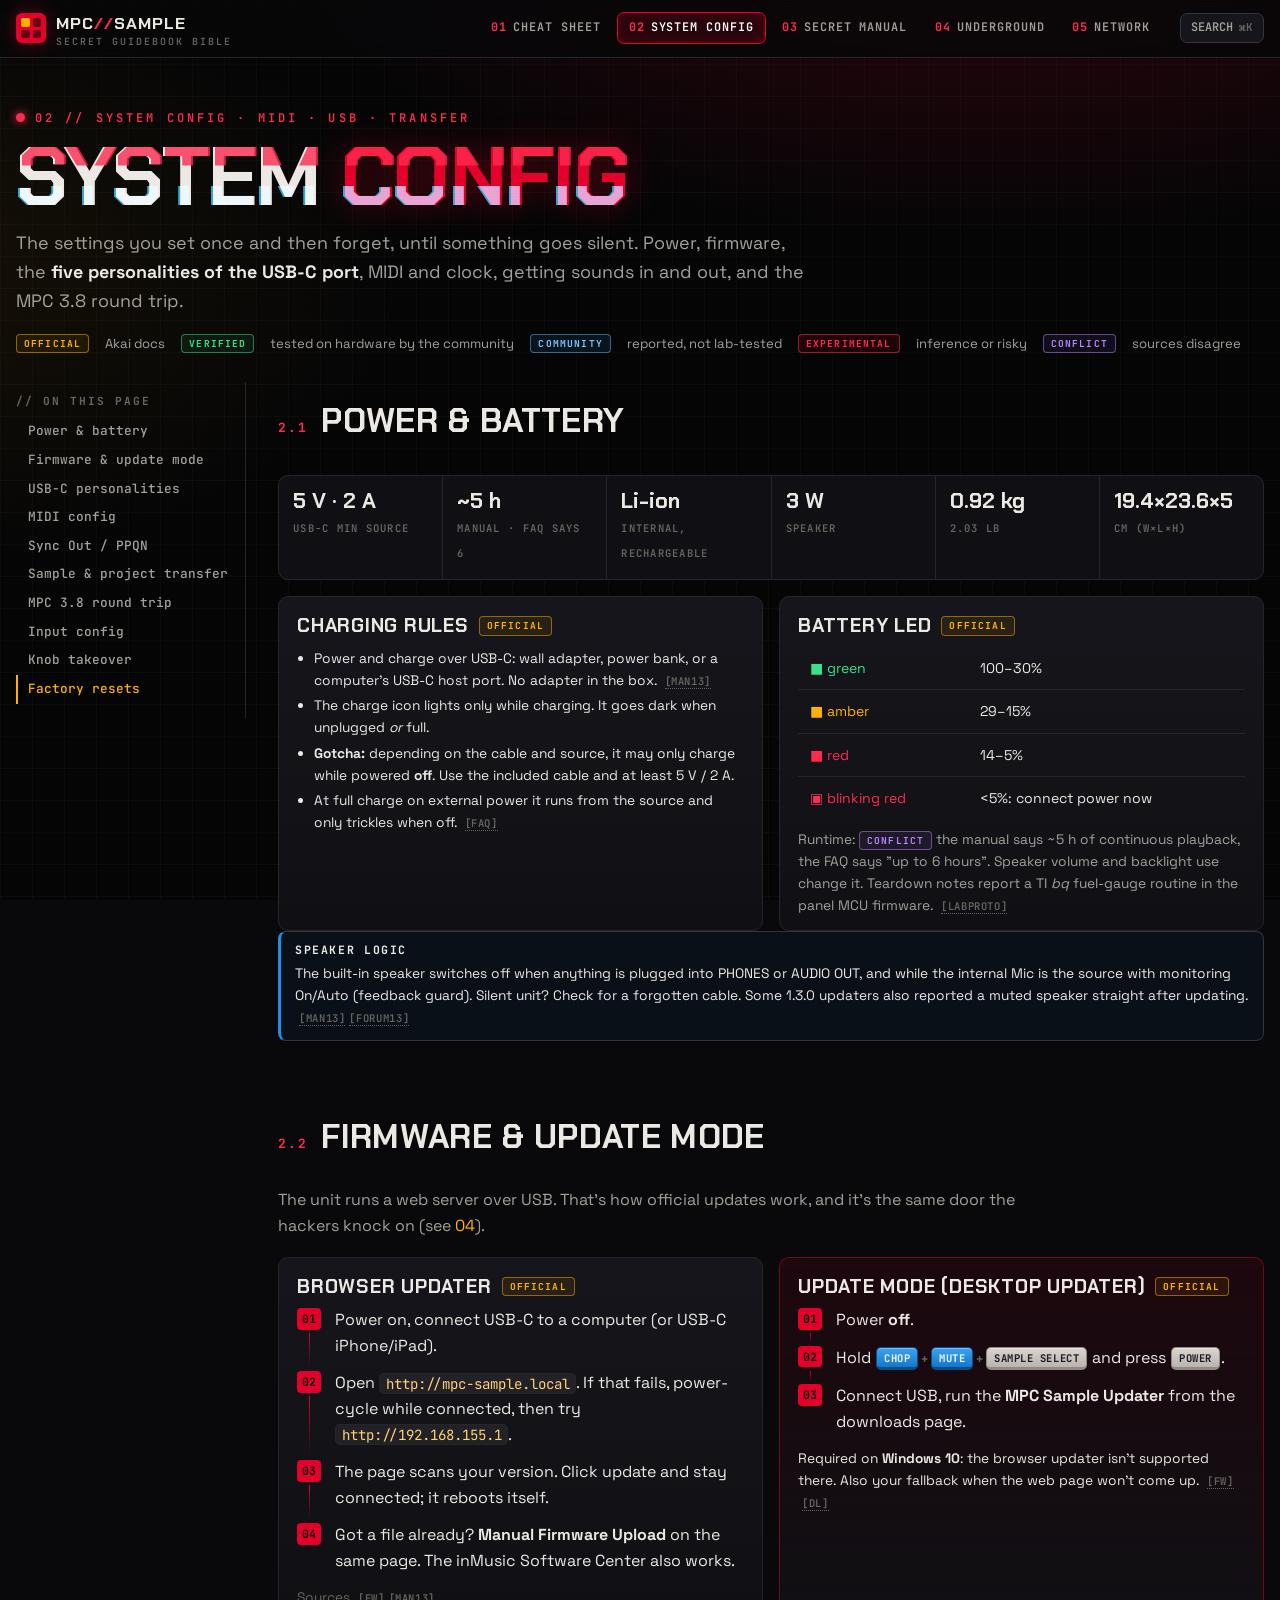
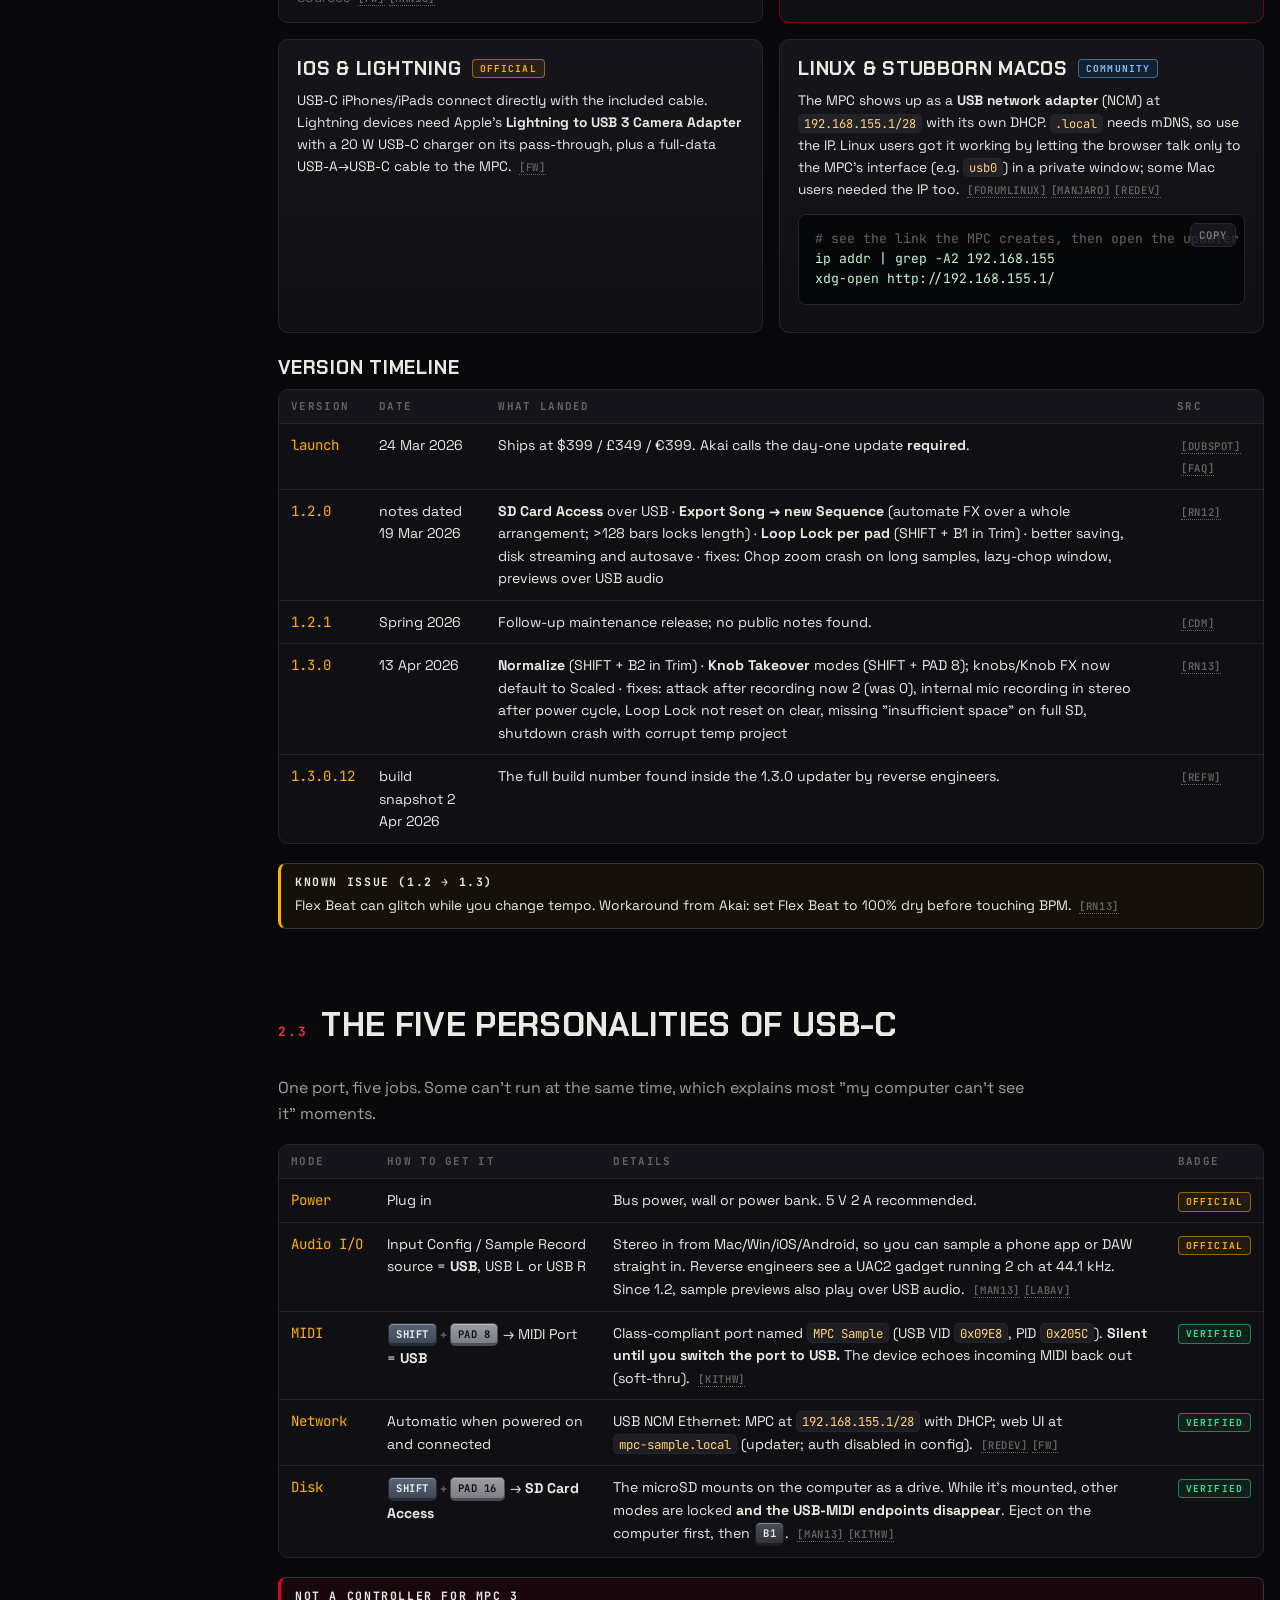
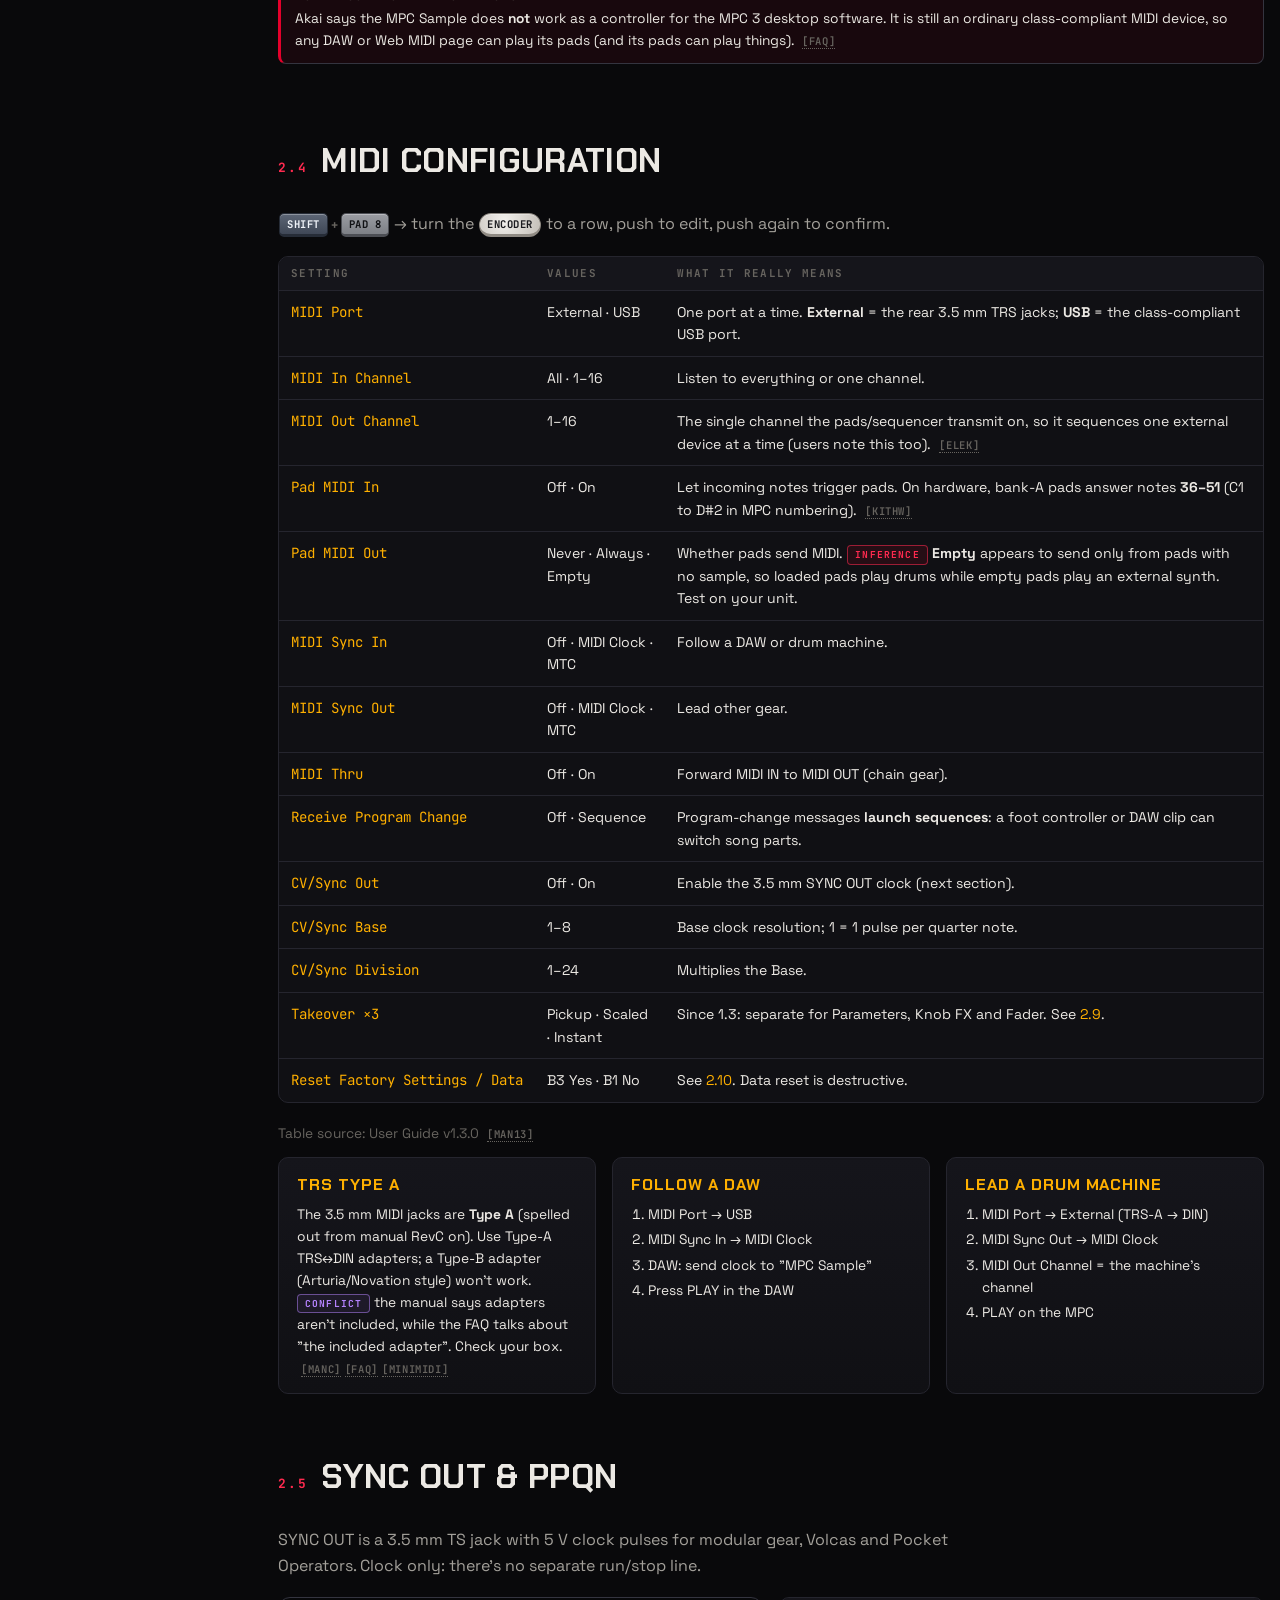
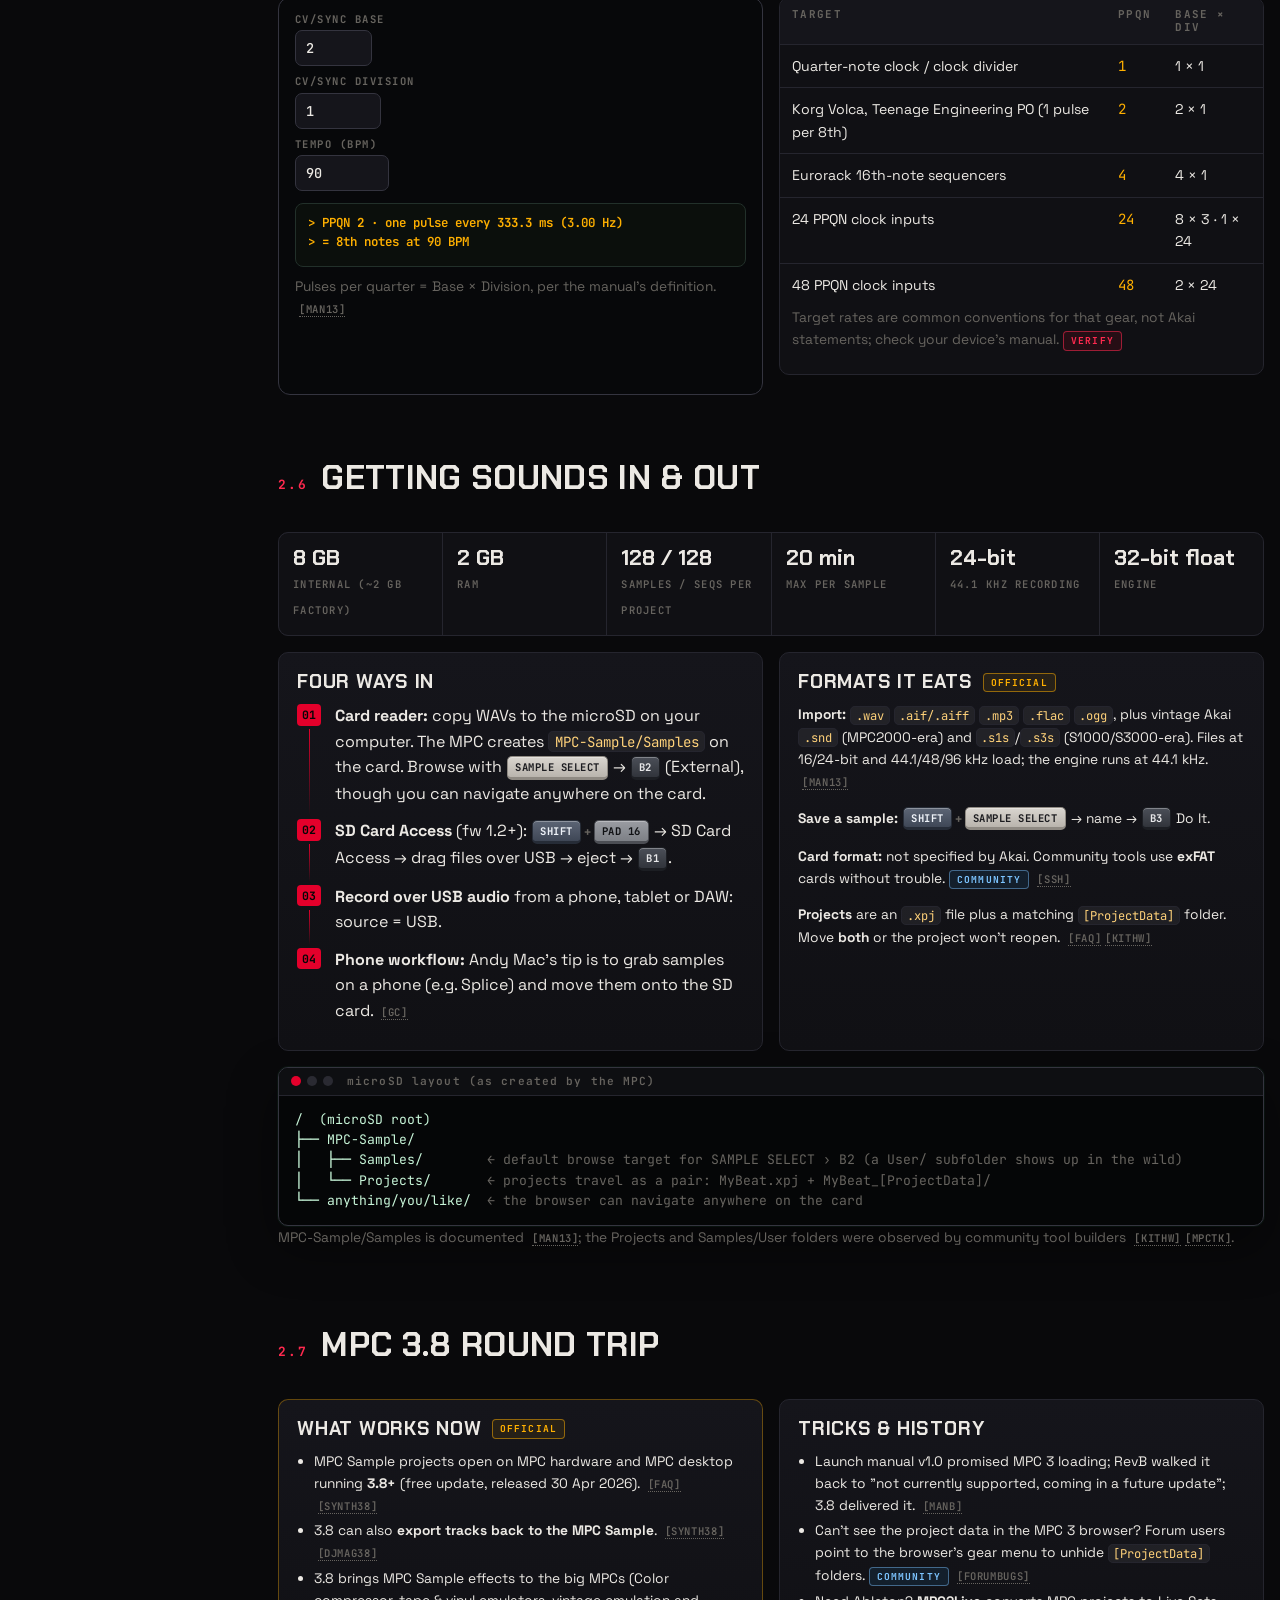
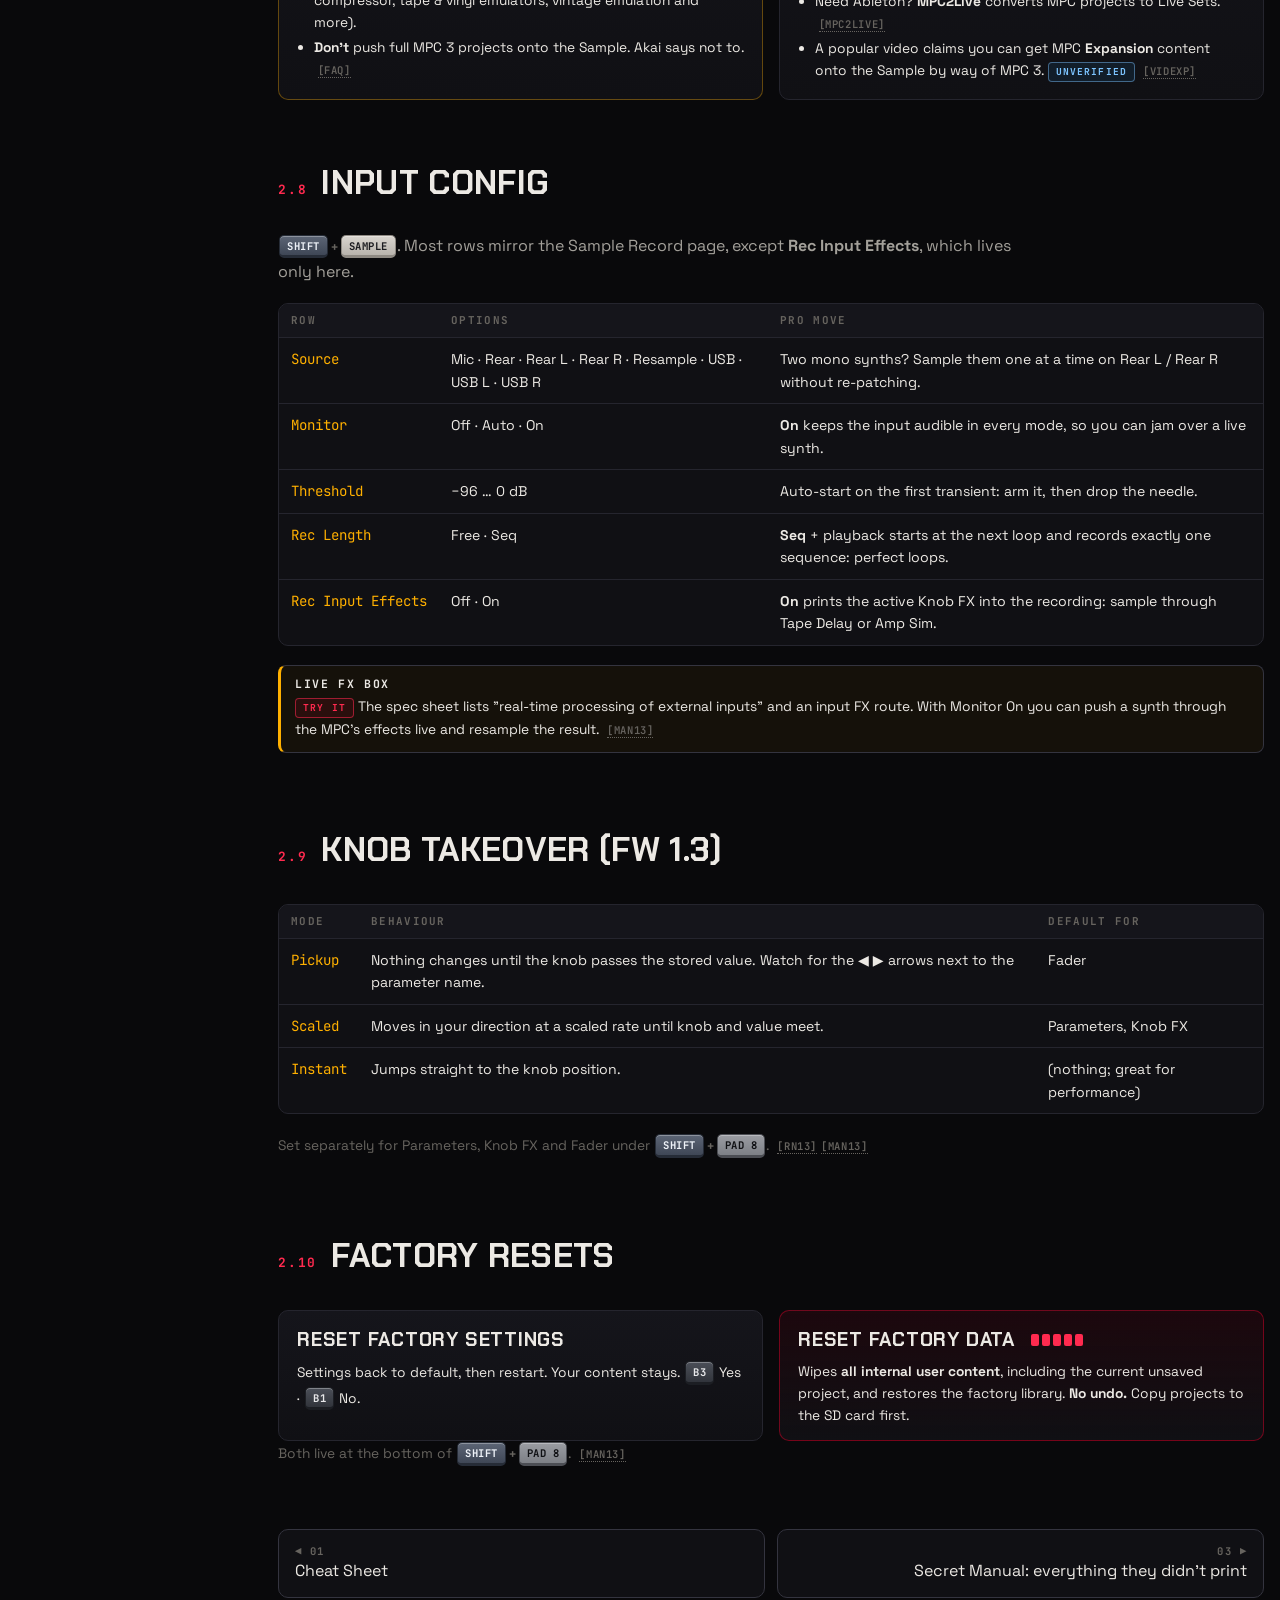
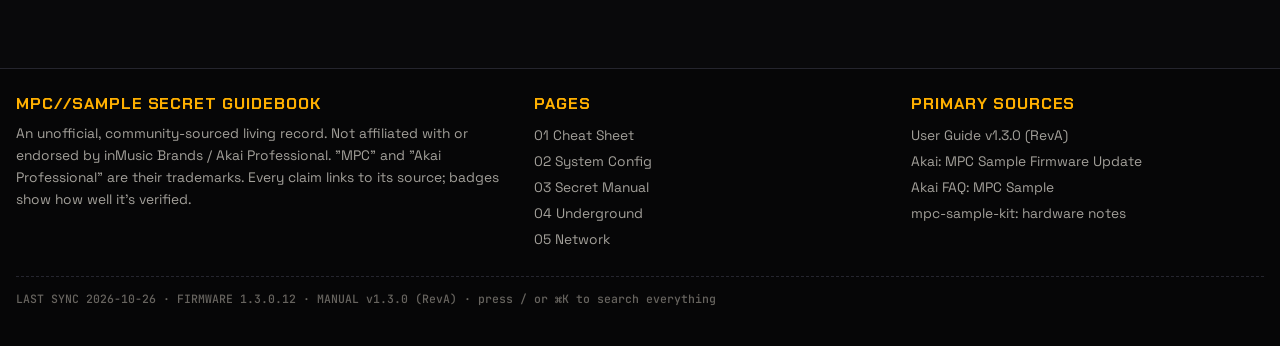
<file: setup.html>
<!doctype html>
<html lang="en">
<head>
<meta charset="utf-8">
<meta name="viewport" content="width=device-width, initial-scale=1">
<title>MPC Sample System Config</title>
<meta name="description" content="MPC Sample general programming: power, firmware, USB-C modes, MIDI, sync out, sample transfer, MPC 3.8 round-trip and resets.">
<link rel="preconnect" href="https://fonts.googleapis.com">
<link rel="preconnect" href="https://fonts.gstatic.com" crossorigin>
<link href="https://fonts.googleapis.com/css2?family=Chakra+Petch:wght@500;600;700&family=JetBrains+Mono:wght@400;500;600;700&family=Space+Grotesk:wght@400;500;600;700&display=swap" rel="stylesheet">
<link rel="stylesheet" href="assets/mpc.css">
<link rel="icon" href="data:image/svg+xml,%3Csvg xmlns='http://www.w3.org/2000/svg' viewBox='0 0 32 32'%3E%3Crect width='32' height='32' rx='6' fill='%23e4002b'/%3E%3Crect x='6' y='6' width='9' height='9' rx='2' fill='%23ffb000'/%3E%3Crect x='17' y='6' width='9' height='9' rx='2' fill='%23111'/%3E%3Crect x='6' y='17' width='9' height='9' rx='2' fill='%23111'/%3E%3Crect x='17' y='17' width='9' height='9' rx='2' fill='%23111'/%3E%3C/svg%3E">
<script src="assets/data.js" defer></script>
<script src="assets/mpc.js" defer></script>
</head>
<body>
<header class="topbar">
  <div class="topbar-in">
    <a class="brand" href="index.html"><span class="brand-mark"><i></i><i></i><i></i><i></i></span><span><b>MPC<span>//</span>SAMPLE</b><small>SECRET GUIDEBOOK BIBLE</small></span></a>
    <nav class="nav" aria-label="Guidebook pages">
      <a href="index.html"><b>01</b>Cheat Sheet</a>
      <a href="setup.html"><b>02</b>System Config</a>
      <a href="deep.html"><b>03</b>Secret Manual</a>
      <a href="hacks.html"><b>04</b>Underground</a>
      <a href="sources.html"><b>05</b>Network</a>
    </nav>
    <button class="tb-btn" type="button" data-open-search>SEARCH<kbd>⌘K</kbd></button>
    <button class="tb-btn menu-btn" type="button" aria-expanded="false">MENU</button>
  </div>
</header>

<main class="wrap">
  <section class="hero">
    <div class="kicker"><span class="blink"></span>02 // SYSTEM CONFIG · MIDI · USB · TRANSFER</div>
    <h1 class="title glitch" data-text="SYSTEM CONFIG">System <span class="r">Config</span></h1>
    <p class="lede">The settings you set once and then forget, until something goes silent. Power, firmware, the <strong>five personalities of the USB-C port</strong>, MIDI and clock, getting sounds in and out, and the MPC 3.8 round trip.</p>
    <div class="legend" style="margin-top:14px">
      <span class="badge b-official">official</span> Akai docs
      <span class="badge b-verified">verified</span> tested on hardware by the community
      <span class="badge b-community">community</span> reported, not lab-tested
      <span class="badge b-experimental">experimental</span> inference or risky
      <span class="badge b-conflict">conflict</span> sources disagree
    </div>
  </section>

  <div class="with-toc">
    <aside class="toc" aria-label="On this page">
      <b>// ON THIS PAGE</b>
      <a href="#power">Power &amp; battery</a>
      <a href="#firmware">Firmware &amp; update mode</a>
      <a href="#usb">USB-C personalities</a>
      <a href="#midi">MIDI config</a>
      <a href="#sync">Sync Out / PPQN</a>
      <a href="#transfer">Sample &amp; project transfer</a>
      <a href="#mpc3">MPC 3.8 round trip</a>
      <a href="#input">Input config</a>
      <a href="#takeover">Knob takeover</a>
      <a href="#reset">Factory resets</a>
    </aside>
    <div>

      <section id="power" class="section" style="padding-top:20px">
        <div class="section-head"><span class="idx">2.1</span><h2 data-decrypt>Power &amp; battery</h2></div>
        <div class="facts rv">
          <div class="fact"><b>5 V · 2 A</b><span>USB-C min source</span></div>
          <div class="fact"><b>~5 h</b><span>manual · FAQ says 6</span></div>
          <div class="fact"><b>Li-ion</b><span>internal, rechargeable</span></div>
          <div class="fact"><b>3 W</b><span>speaker</span></div>
          <div class="fact"><b>0.92 kg</b><span>2.03 lb</span></div>
          <div class="fact"><b>19.4×23.6×5</b><span>cm (W×L×H)</span></div>
        </div>
        <div class="grid g2" style="margin-top:16px">
          <div class="card rv">
            <h3>Charging rules <span class="badge b-official">official</span></h3>
            <ul class="small">
              <li>Power and charge over USB-C: wall adapter, power bank, or a computer's USB-C host port. No adapter in the box. <a class="src" data-s="man13"></a></li>
              <li>The charge icon lights only while charging. It goes dark when unplugged <i>or</i> full.</li>
              <li><b>Gotcha:</b> depending on the cable and source, it may only charge while powered <b>off</b>. Use the included cable and at least 5 V / 2 A.</li>
              <li>At full charge on external power it runs from the source and only trickles when off. <a class="src" data-s="faq"></a></li>
            </ul>
          </div>
          <div class="card rv">
            <h3>Battery LED <span class="badge b-official">official</span></h3>
            <table class="data"><tbody>
              <tr><td><span style="color:var(--green)">■ green</span></td><td>100–30%</td></tr>
              <tr><td><span style="color:var(--amber)">■ amber</span></td><td>29–15%</td></tr>
              <tr><td><span style="color:var(--red-2)">■ red</span></td><td>14–5%</td></tr>
              <tr><td><span style="color:var(--red-2)">▣ blinking red</span></td><td>&lt;5%: connect power now</td></tr>
            </tbody></table>
            <p class="small muted" style="margin-top:8px">Runtime: <span class="badge b-conflict">conflict</span> the manual says ~5 h of continuous playback, the FAQ says "up to 6 hours". Speaker volume and backlight use change it. Teardown notes report a TI <i>bq</i> fuel-gauge routine in the panel MCU firmware. <a class="src" data-s="labproto"></a></p>
          </div>
        </div>
        <div class="callout info small rv"><b>Speaker logic</b>The built-in speaker switches off when anything is plugged into PHONES or AUDIO OUT, and while the internal Mic is the source with monitoring On/Auto (feedback guard). Silent unit? Check for a forgotten cable. Some 1.3.0 updaters also reported a muted speaker straight after updating. <a class="src" data-s="man13"></a><a class="src" data-s="forum13"></a></div>
      </section>

      <section id="firmware" class="section">
        <div class="section-head"><span class="idx">2.2</span><h2 data-decrypt>Firmware &amp; update mode</h2>
          <p>The unit runs a web server over USB. That's how official updates work, and it's the same door the hackers knock on (see <a href="hacks.html">04</a>).</p></div>
        <div class="grid g2">
          <div class="card rv">
            <h3>Browser updater <span class="badge b-official">official</span></h3>
            <ol class="flow">
              <li>Power on, connect USB-C to a computer (or USB-C iPhone/iPad).</li>
              <li>Open <code>http://mpc-sample.local</code>. If that fails, power-cycle while connected, then try <code>http://192.168.155.1</code>.</li>
              <li>The page scans your version. Click update and stay connected; it reboots itself.</li>
              <li>Got a file already? <b>Manual Firmware Upload</b> on the same page. The inMusic Software Center also works.</li>
            </ol>
            <p class="small faint">Sources <a class="src" data-s="fw"></a><a class="src" data-s="man13"></a></p>
          </div>
          <div class="card red rv">
            <h3>Update mode (desktop updater) <span class="badge b-official">official</span></h3>
            <ol class="flow">
              <li>Power <b>off</b>.</li>
              <li>Hold <span data-keys="CHOP + MUTE + SAMPLE SELECT"></span> and press <kbd class="k">POWER</kbd>.</li>
              <li>Connect USB, run the <b>MPC Sample Updater</b> from the downloads page.</li>
            </ol>
            <p class="small">Required on <b>Windows 10</b>: the browser updater isn't supported there. Also your fallback when the web page won't come up. <a class="src" data-s="fw"></a><a class="src" data-s="dl"></a></p>
          </div>
          <div class="card rv">
            <h3>iOS &amp; Lightning <span class="badge b-official">official</span></h3>
            <p class="small">USB-C iPhones/iPads connect directly with the included cable. Lightning devices need Apple's <b>Lightning to USB 3 Camera Adapter</b> with a 20 W USB-C charger on its pass-through, plus a full-data USB-A→USB-C cable to the MPC. <a class="src" data-s="fw"></a></p>
          </div>
          <div class="card rv">
            <h3>Linux &amp; stubborn macOS <span class="badge b-community">community</span></h3>
            <p class="small">The MPC shows up as a <b>USB network adapter</b> (NCM) at <code>192.168.155.1/28</code> with its own DHCP. <code>.local</code> needs mDNS, so use the IP. Linux users got it working by letting the browser talk only to the MPC's interface (e.g. <code>usb0</code>) in a private window; some Mac users needed the IP too. <a class="src" data-s="forumlinux"></a><a class="src" data-s="manjaro"></a><a class="src" data-s="redev"></a></p>
            <pre><span class="c"># see the link the MPC creates, then open the updater</span>
ip addr | grep -A2 192.168.155
xdg-open http://192.168.155.1/</pre>
          </div>
        </div>
        <h3 style="margin-top:24px">Version timeline</h3>
        <div class="tbl-wrap rv"><table class="data">
          <thead><tr><th>Version</th><th>Date</th><th>What landed</th><th>Src</th></tr></thead>
          <tbody>
            <tr><td class="n">launch</td><td>24 Mar 2026</td><td>Ships at $399 / £349 / €399. Akai calls the day-one update <b>required</b>.</td><td><a class="src" data-s="dubspot"></a><a class="src" data-s="faq"></a></td></tr>
            <tr><td class="n">1.2.0</td><td>notes dated 19 Mar 2026</td><td><b>SD Card Access</b> over USB · <b>Export Song → new Sequence</b> (automate FX over a whole arrangement; &gt;128 bars locks length) · <b>Loop Lock per pad</b> (SHIFT + B1 in Trim) · better saving, disk streaming and autosave · fixes: Chop zoom crash on long samples, lazy-chop window, previews over USB audio</td><td><a class="src" data-s="rn12"></a></td></tr>
            <tr><td class="n">1.2.1</td><td>Spring 2026</td><td>Follow-up maintenance release; no public notes found.</td><td><a class="src" data-s="cdm"></a></td></tr>
            <tr><td class="n">1.3.0</td><td>13 Apr 2026</td><td><b>Normalize</b> (SHIFT + B2 in Trim) · <b>Knob Takeover</b> modes (SHIFT + PAD 8); knobs/Knob FX now default to Scaled · fixes: attack after recording now 2 (was 0), internal mic recording in stereo after power cycle, Loop Lock not reset on clear, missing "insufficient space" on full SD, shutdown crash with corrupt temp project</td><td><a class="src" data-s="rn13"></a></td></tr>
            <tr><td class="n">1.3.0.12</td><td>build snapshot 2 Apr 2026</td><td>The full build number found inside the 1.3.0 updater by reverse engineers.</td><td><a class="src" data-s="refw"></a></td></tr>
          </tbody></table></div>
        <div class="callout small rv"><b>Known issue (1.2 → 1.3)</b>Flex Beat can glitch while you change tempo. Workaround from Akai: set Flex Beat to 100% dry before touching BPM. <a class="src" data-s="rn13"></a></div>
      </section>

      <section id="usb" class="section">
        <div class="section-head"><span class="idx">2.3</span><h2 data-decrypt>The five personalities of USB-C</h2>
          <p>One port, five jobs. Some can't run at the same time, which explains most "my computer can't see it" moments.</p></div>
        <div class="tbl-wrap rv"><table class="data">
          <thead><tr><th>Mode</th><th>How to get it</th><th>Details</th><th>Badge</th></tr></thead>
          <tbody>
            <tr><td class="n">Power</td><td>Plug in</td><td>Bus power, wall or power bank. 5 V 2 A recommended.</td><td><span class="badge b-official">official</span></td></tr>
            <tr><td class="n">Audio I/O</td><td>Input Config / Sample Record source = <b>USB</b>, USB L or USB R</td><td>Stereo in from Mac/Win/iOS/Android, so you can sample a phone app or DAW straight in. Reverse engineers see a UAC2 gadget running 2 ch at 44.1 kHz. Since 1.2, sample previews also play over USB audio. <a class="src" data-s="man13"></a><a class="src" data-s="labav"></a></td><td><span class="badge b-official">official</span></td></tr>
            <tr><td class="n">MIDI</td><td><span data-keys="SHIFT + PAD 8"></span> → MIDI Port = <b>USB</b></td><td>Class-compliant port named <code>MPC Sample</code> (USB VID <code>0x09E8</code>, PID <code>0x205C</code>). <b>Silent until you switch the port to USB.</b> The device echoes incoming MIDI back out (soft-thru). <a class="src" data-s="kithw"></a></td><td><span class="badge b-verified">verified</span></td></tr>
            <tr><td class="n">Network</td><td>Automatic when powered on and connected</td><td>USB NCM Ethernet: MPC at <code>192.168.155.1/28</code> with DHCP; web UI at <code>mpc-sample.local</code> (updater; auth disabled in config). <a class="src" data-s="redev"></a><a class="src" data-s="fw"></a></td><td><span class="badge b-verified">verified</span></td></tr>
            <tr><td class="n">Disk</td><td><span data-keys="SHIFT + PAD 16"></span> → <b>SD Card Access</b></td><td>The microSD mounts on the computer as a drive. While it's mounted, other modes are locked <b>and the USB-MIDI endpoints disappear</b>. Eject on the computer first, then <kbd class="k">B1</kbd>. <a class="src" data-s="man13"></a><a class="src" data-s="kithw"></a></td><td><span class="badge b-verified">verified</span></td></tr>
          </tbody></table></div>
        <div class="callout danger small rv"><b>Not a controller for MPC 3</b>Akai says the MPC Sample does <b>not</b> work as a controller for the MPC 3 desktop software. It is still an ordinary class-compliant MIDI device, so any DAW or Web MIDI page can play its pads (and its pads can play things). <a class="src" data-s="faq"></a></div>
      </section>

      <section id="midi" class="section">
        <div class="section-head"><span class="idx">2.4</span><h2 data-decrypt>MIDI configuration</h2><p><span data-keys="SHIFT + PAD 8"></span> → turn the <kbd class="k">ENCODER</kbd> to a row, push to edit, push again to confirm.</p></div>
        <div class="tbl-wrap rv"><table class="data">
          <thead><tr><th>Setting</th><th>Values</th><th>What it really means</th></tr></thead>
          <tbody>
            <tr><td class="n">MIDI Port</td><td>External · USB</td><td>One port at a time. <b>External</b> = the rear 3.5 mm TRS jacks; <b>USB</b> = the class-compliant USB port.</td></tr>
            <tr><td class="n">MIDI In Channel</td><td>All · 1–16</td><td>Listen to everything or one channel.</td></tr>
            <tr><td class="n">MIDI Out Channel</td><td>1–16</td><td>The single channel the pads/sequencer transmit on, so it sequences one external device at a time (users note this too). <a class="src" data-s="elek"></a></td></tr>
            <tr><td class="n">Pad MIDI In</td><td>Off · On</td><td>Let incoming notes trigger pads. On hardware, bank-A pads answer notes <b>36–51</b> (C1 to D#2 in MPC numbering). <a class="src" data-s="kithw"></a></td></tr>
            <tr><td class="n">Pad MIDI Out</td><td>Never · Always · Empty</td><td>Whether pads send MIDI. <span class="badge b-experimental">inference</span> <b>Empty</b> appears to send only from pads with no sample, so loaded pads play drums while empty pads play an external synth. Test on your unit.</td></tr>
            <tr><td class="n">MIDI Sync In</td><td>Off · MIDI Clock · MTC</td><td>Follow a DAW or drum machine.</td></tr>
            <tr><td class="n">MIDI Sync Out</td><td>Off · MIDI Clock · MTC</td><td>Lead other gear.</td></tr>
            <tr><td class="n">MIDI Thru</td><td>Off · On</td><td>Forward MIDI IN to MIDI OUT (chain gear).</td></tr>
            <tr><td class="n">Receive Program Change</td><td>Off · Sequence</td><td>Program-change messages <b>launch sequences</b>: a foot controller or DAW clip can switch song parts.</td></tr>
            <tr><td class="n">CV/Sync Out</td><td>Off · On</td><td>Enable the 3.5 mm SYNC OUT clock (next section).</td></tr>
            <tr><td class="n">CV/Sync Base</td><td>1–8</td><td>Base clock resolution; 1 = 1 pulse per quarter note.</td></tr>
            <tr><td class="n">CV/Sync Division</td><td>1–24</td><td>Multiplies the Base.</td></tr>
            <tr><td class="n">Takeover ×3</td><td>Pickup · Scaled · Instant</td><td>Since 1.3: separate for Parameters, Knob FX and Fader. See <a href="#takeover">2.9</a>.</td></tr>
            <tr><td class="n">Reset Factory Settings / Data</td><td>B3 Yes · B1 No</td><td>See <a href="#reset">2.10</a>. Data reset is destructive.</td></tr>
          </tbody></table></div>
        <p class="small faint">Table source: User Guide v1.3.0 <a class="src" data-s="man13"></a></p>
        <div class="grid g3">
          <div class="card rv"><h4>TRS Type A</h4><p class="small">The 3.5 mm MIDI jacks are <b>Type A</b> (spelled out from manual RevC on). Use Type-A TRS↔DIN adapters; a Type-B adapter (Arturia/Novation style) won't work. <span class="badge b-conflict">conflict</span> the manual says adapters aren't included, while the FAQ talks about "the included adapter". Check your box. <a class="src" data-s="manC"></a><a class="src" data-s="faq"></a><a class="src" data-s="minimidi"></a></p></div>
          <div class="card rv"><h4>Follow a DAW</h4><ol class="small"><li>MIDI Port → USB</li><li>MIDI Sync In → MIDI Clock</li><li>DAW: send clock to "MPC Sample"</li><li>Press PLAY in the DAW</li></ol></div>
          <div class="card rv"><h4>Lead a drum machine</h4><ol class="small"><li>MIDI Port → External (TRS-A → DIN)</li><li>MIDI Sync Out → MIDI Clock</li><li>MIDI Out Channel = the machine's channel</li><li>PLAY on the MPC</li></ol></div>
        </div>
      </section>

      <section id="sync" class="section">
        <div class="section-head"><span class="idx">2.5</span><h2 data-decrypt>Sync Out &amp; PPQN</h2><p>SYNC OUT is a 3.5 mm TS jack with 5 V clock pulses for modular gear, Volcas and Pocket Operators. Clock only: there's no separate run/stop line.</p></div>
        <div class="grid g2">
          <div class="tool rv">
            <label for="ppqn-base">CV/Sync Base</label>
            <input id="ppqn-base" type="number" min="1" max="8" value="2">
            <label for="ppqn-div" style="margin-top:10px">CV/Sync Division</label>
            <input id="ppqn-div" type="number" min="1" max="24" value="1">
            <label for="ppqn-bpm" style="margin-top:10px">Tempo (BPM)</label>
            <input id="ppqn-bpm" type="number" min="30" max="300" value="90">
            <div class="lcd" id="ppqn-out" style="margin-top:12px" aria-live="polite"></div>
            <p class="small faint" style="margin-top:8px">Pulses per quarter = Base × Division, per the manual's definition. <a class="src" data-s="man13"></a></p>
          </div>
          <div class="tbl-wrap rv"><table class="data">
            <thead><tr><th>Target</th><th>PPQN</th><th>Base × Div</th></tr></thead>
            <tbody>
              <tr><td>Quarter-note clock / clock divider</td><td class="n">1</td><td>1 × 1</td></tr>
              <tr><td>Korg Volca, Teenage Engineering PO (1 pulse per 8th)</td><td class="n">2</td><td>2 × 1</td></tr>
              <tr><td>Eurorack 16th-note sequencers</td><td class="n">4</td><td>4 × 1</td></tr>
              <tr><td>24 PPQN clock inputs</td><td class="n">24</td><td>8 × 3 · 1 × 24</td></tr>
              <tr><td>48 PPQN clock inputs</td><td class="n">48</td><td>2 × 24</td></tr>
            </tbody></table>
            <p class="small faint" style="padding:0 12px 10px">Target rates are common conventions for that gear, not Akai statements; check your device's manual. <span class="badge b-experimental">verify</span></p>
          </div>
        </div>
      </section>

      <section id="transfer" class="section">
        <div class="section-head"><span class="idx">2.6</span><h2 data-decrypt>Getting sounds in &amp; out</h2></div>
        <div class="facts rv">
          <div class="fact"><b>8 GB</b><span>internal (~2 GB factory)</span></div>
          <div class="fact"><b>2 GB</b><span>RAM</span></div>
          <div class="fact"><b>128 / 128</b><span>samples / seqs per project</span></div>
          <div class="fact"><b>20 min</b><span>max per sample</span></div>
          <div class="fact"><b>24-bit</b><span>44.1 kHz recording</span></div>
          <div class="fact"><b>32-bit float</b><span>engine</span></div>
        </div>
        <div class="grid g2" style="margin-top:16px">
          <div class="card rv">
            <h3>Four ways in</h3>
            <ol class="flow">
              <li><b>Card reader:</b> copy WAVs to the microSD on your computer. The MPC creates <code>MPC-Sample/Samples</code> on the card. Browse with <kbd class="k">SAMPLE SELECT</kbd> → <kbd class="k">B2</kbd> (External), though you can navigate anywhere on the card.</li>
              <li><b>SD Card Access</b> (fw 1.2+): <span data-keys="SHIFT + PAD 16"></span> → SD Card Access → drag files over USB → eject → <kbd class="k">B1</kbd>.</li>
              <li><b>Record over USB audio</b> from a phone, tablet or DAW: source = USB.</li>
              <li><b>Phone workflow:</b> Andy Mac's tip is to grab samples on a phone (e.g. Splice) and move them onto the SD card. <a class="src" data-s="gc"></a></li>
            </ol>
          </div>
          <div class="card rv">
            <h3>Formats it eats <span class="badge b-official">official</span></h3>
            <p class="small"><b>Import:</b> <code>.wav</code> <code>.aif/.aiff</code> <code>.mp3</code> <code>.flac</code> <code>.ogg</code>, plus vintage Akai <code>.snd</code> (MPC2000-era) and <code>.s1s</code>/<code>.s3s</code> (S1000/S3000-era). Files at 16/24-bit and 44.1/48/96 kHz load; the engine runs at 44.1 kHz. <a class="src" data-s="man13"></a></p>
            <p class="small"><b>Save a sample:</b> <span data-keys="SHIFT + SAMPLE SELECT"></span> → name → <kbd class="k">B3</kbd> Do It.</p>
            <p class="small"><b>Card format:</b> not specified by Akai. Community tools use <b>exFAT</b> cards without trouble. <span class="badge b-community">community</span> <a class="src" data-s="ssh"></a></p>
            <p class="small"><b>Projects</b> are an <code>.xpj</code> file plus a matching <code>[ProjectData]</code> folder. Move <b>both</b> or the project won't reopen. <a class="src" data-s="faq"></a><a class="src" data-s="kithw"></a></p>
          </div>
        </div>
        <div class="term rv" style="margin-top:16px">
          <div class="term-bar"><i></i><i></i><i></i><span>microSD layout (as created by the MPC)</span></div>
<pre class="nocopy">/  (microSD root)
├── MPC-Sample/
│   ├── Samples/        <span class="c">← default browse target for SAMPLE SELECT › B2 (a User/ subfolder shows up in the wild)</span>
│   └── Projects/       <span class="c">← projects travel as a pair: MyBeat.xpj + MyBeat_[ProjectData]/</span>
└── anything/you/like/  <span class="c">← the browser can navigate anywhere on the card</span></pre>
        </div>
        <p class="small faint">MPC-Sample/Samples is documented <a class="src" data-s="man13"></a>; the Projects and Samples/User folders were observed by community tool builders <a class="src" data-s="kithw"></a><a class="src" data-s="mpctk"></a>.</p>
      </section>

      <section id="mpc3" class="section">
        <div class="section-head"><span class="idx">2.7</span><h2 data-decrypt>MPC 3.8 round trip</h2></div>
        <div class="grid g2">
          <div class="card amber rv">
            <h3>What works now <span class="badge b-official">official</span></h3>
            <ul class="small">
              <li>MPC Sample projects open on MPC hardware and MPC desktop running <b>3.8+</b> (free update, released 30 Apr 2026). <a class="src" data-s="faq"></a><a class="src" data-s="synth38"></a></li>
              <li>3.8 can also <b>export tracks back to the MPC Sample</b>. <a class="src" data-s="synth38"></a><a class="src" data-s="djmag38"></a></li>
              <li>3.8 brings MPC Sample effects to the big MPCs (Color compressor, tape &amp; vinyl emulators, vintage emulation and more).</li>
              <li><b>Don't</b> push full MPC 3 projects onto the Sample. Akai says not to. <a class="src" data-s="faq"></a></li>
            </ul>
          </div>
          <div class="card rv">
            <h3>Tricks &amp; history</h3>
            <ul class="small">
              <li>Launch manual v1.0 promised MPC 3 loading; RevB walked it back to "not currently supported, coming in a future update"; 3.8 delivered it. <a class="src" data-s="manB"></a></li>
              <li>Can't see the project data in the MPC 3 browser? Forum users point to the browser's gear menu to unhide <code>[ProjectData]</code> folders. <span class="badge b-community">community</span> <a class="src" data-s="forumbugs"></a></li>
              <li>Need Ableton? <b>MPC2Live</b> converts MPC projects to Live Sets. <a class="src" data-s="mpc2live"></a></li>
              <li>A popular video claims you can get MPC <b>Expansion</b> content onto the Sample by way of MPC 3. <span class="badge b-community">unverified</span> <a class="src" data-s="vidExp"></a></li>
            </ul>
          </div>
        </div>
      </section>

      <section id="input" class="section">
        <div class="section-head"><span class="idx">2.8</span><h2 data-decrypt>Input config</h2><p><span data-keys="SHIFT + SAMPLE"></span>. Most rows mirror the Sample Record page, except <b>Rec Input Effects</b>, which lives only here.</p></div>
        <div class="tbl-wrap rv"><table class="data">
          <thead><tr><th>Row</th><th>Options</th><th>Pro move</th></tr></thead>
          <tbody>
            <tr><td class="n">Source</td><td>Mic · Rear · Rear L · Rear R · Resample · USB · USB L · USB R</td><td>Two mono synths? Sample them one at a time on Rear L / Rear R without re-patching.</td></tr>
            <tr><td class="n">Monitor</td><td>Off · Auto · On</td><td><b>On</b> keeps the input audible in every mode, so you can jam over a live synth.</td></tr>
            <tr><td class="n">Threshold</td><td>−96 … 0 dB</td><td>Auto-start on the first transient: arm it, then drop the needle.</td></tr>
            <tr><td class="n">Rec Length</td><td>Free · Seq</td><td><b>Seq</b> + playback starts at the next loop and records exactly one sequence: perfect loops.</td></tr>
            <tr><td class="n">Rec Input Effects</td><td>Off · On</td><td><b>On</b> prints the active Knob FX into the recording: sample through Tape Delay or Amp Sim.</td></tr>
          </tbody></table></div>
        <div class="callout small rv"><b>Live FX box</b><span class="badge b-experimental">try it</span> The spec sheet lists "real-time processing of external inputs" and an input FX route. With Monitor On you can push a synth through the MPC's effects live and resample the result. <a class="src" data-s="man13"></a></div>
      </section>

      <section id="takeover" class="section">
        <div class="section-head"><span class="idx">2.9</span><h2 data-decrypt>Knob takeover (fw 1.3)</h2></div>
        <div class="tbl-wrap rv"><table class="data">
          <thead><tr><th>Mode</th><th>Behaviour</th><th>Default for</th></tr></thead>
          <tbody>
            <tr><td class="n">Pickup</td><td>Nothing changes until the knob passes the stored value. Watch for the ◀ ▶ arrows next to the parameter name.</td><td>Fader</td></tr>
            <tr><td class="n">Scaled</td><td>Moves in your direction at a scaled rate until knob and value meet.</td><td>Parameters, Knob FX</td></tr>
            <tr><td class="n">Instant</td><td>Jumps straight to the knob position.</td><td>(nothing; great for performance)</td></tr>
          </tbody></table></div>
        <p class="small faint">Set separately for Parameters, Knob FX and Fader under <span data-keys="SHIFT + PAD 8"></span>. <a class="src" data-s="rn13"></a><a class="src" data-s="man13"></a></p>
      </section>

      <section id="reset" class="section">
        <div class="section-head"><span class="idx">2.10</span><h2 data-decrypt>Factory resets</h2></div>
        <div class="grid g2">
          <div class="card rv"><h3>Reset Factory Settings</h3><p class="small">Settings back to default, then restart. Your content stays. <kbd class="k">B3</kbd> Yes · <kbd class="k">B1</kbd> No.</p></div>
          <div class="card red rv"><h3>Reset Factory Data <span class="risk" data-l="5" title="destructive"><i></i><i></i><i></i><i></i><i></i></span></h3><p class="small">Wipes <b>all internal user content</b>, including the current unsaved project, and restores the factory library. <b>No undo.</b> Copy projects to the SD card first.</p></div>
        </div>
        <p class="small faint">Both live at the bottom of <span data-keys="SHIFT + PAD 8"></span>. <a class="src" data-s="man13"></a></p>
      </section>

      <nav class="pager" aria-label="Pages">
        <a href="index.html"><small>◀ 01</small>Cheat Sheet</a>
        <a class="next" href="deep.html"><small>03 ▶</small>Secret Manual: everything they didn't print</a>
      </nav>
    </div>
  </div>
</main>

<footer class="foot">
  <div class="foot-in">
    <div><h4>MPC//SAMPLE SECRET GUIDEBOOK</h4><p>An unofficial, community-sourced living record. Not affiliated with or endorsed by inMusic Brands / Akai Professional. "MPC" and "Akai Professional" are their trademarks. Every claim links to its source; badges show how well it's verified.</p></div>
    <div><h4>Pages</h4><a href="index.html">01 Cheat Sheet</a><a href="setup.html">02 System Config</a><a href="deep.html">03 Secret Manual</a><a href="hacks.html">04 Underground</a><a href="sources.html">05 Network</a></div>
    <div><h4>Primary sources</h4><a data-href="man13"></a><a data-href="fw"></a><a data-href="faq"></a><a data-href="kithw"></a></div>
    <div class="fine">LAST SYNC <span data-sync="date"></span> · FIRMWARE <span data-sync="build"></span> · MANUAL <span data-sync="manual"></span> · press / or ⌘K to search everything</div>
  </div>
</footer>
<script>
  document.addEventListener("DOMContentLoaded", function () {
    var b = document.getElementById("ppqn-base"), d = document.getElementById("ppqn-div"), t = document.getElementById("ppqn-bpm"), o = document.getElementById("ppqn-out");
    function clamp(el, lo, hi) { var v = Math.round(+el.value || lo); return Math.min(hi, Math.max(lo, v)); }
    function draw() {
      var base = clamp(b, 1, 8), div = clamp(d, 1, 24), bpm = Math.min(300, Math.max(30, +t.value || 90));
      var ppqn = base * div, ms = 60000 / bpm / ppqn, hz = 1000 / ms;
      var note = { 1: "quarter notes", 2: "8th notes", 3: "8th-note triplets", 4: "16th notes", 6: "16th triplets", 8: "32nd notes", 24: "MIDI-clock rate" }[ppqn] || "custom rate";
      o.innerHTML = "&gt; PPQN <b>" + ppqn + "</b> · one pulse every <b>" + ms.toFixed(1) + " ms</b> (" + hz.toFixed(2) + " Hz)<br>&gt; = " + note + " at " + bpm + " BPM";
    }
    [b, d, t].forEach(function (el) { el.addEventListener("input", draw); });
    draw();
  });
</script>
</body>
</html>
</file>
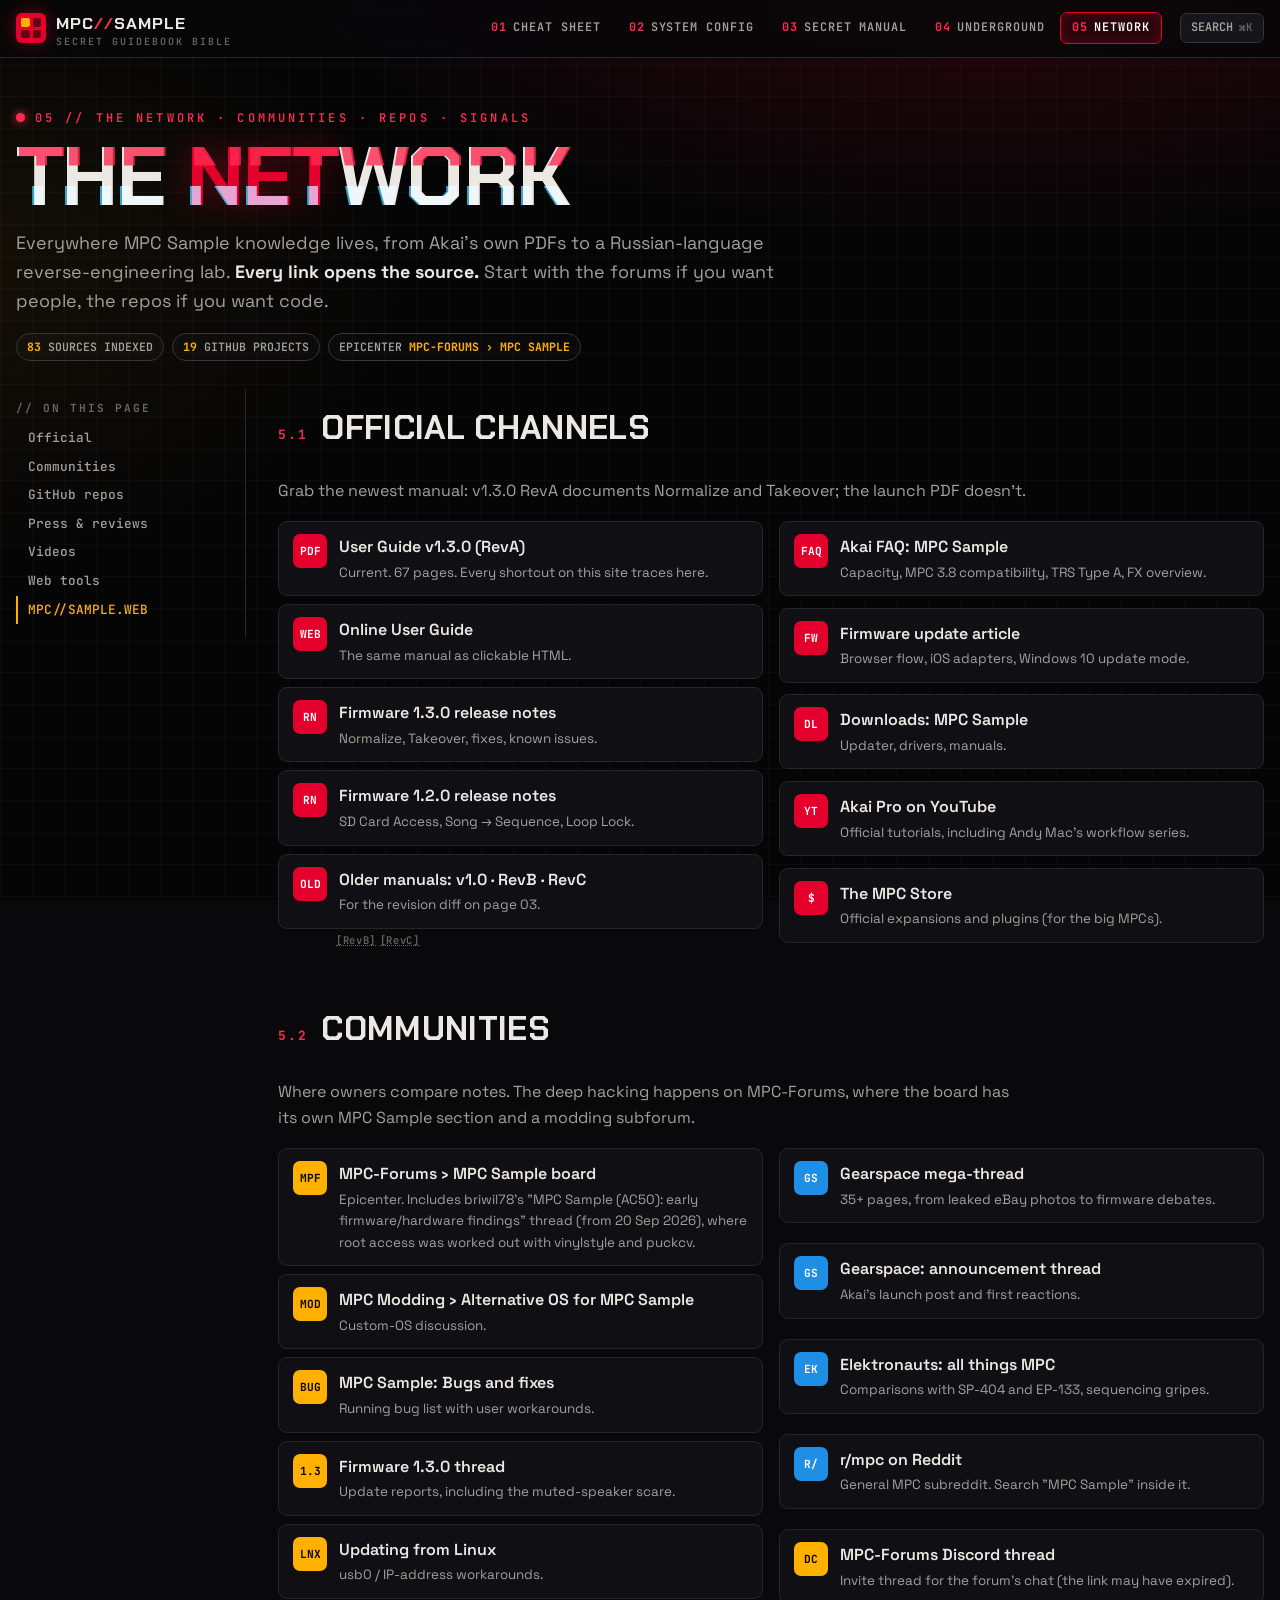
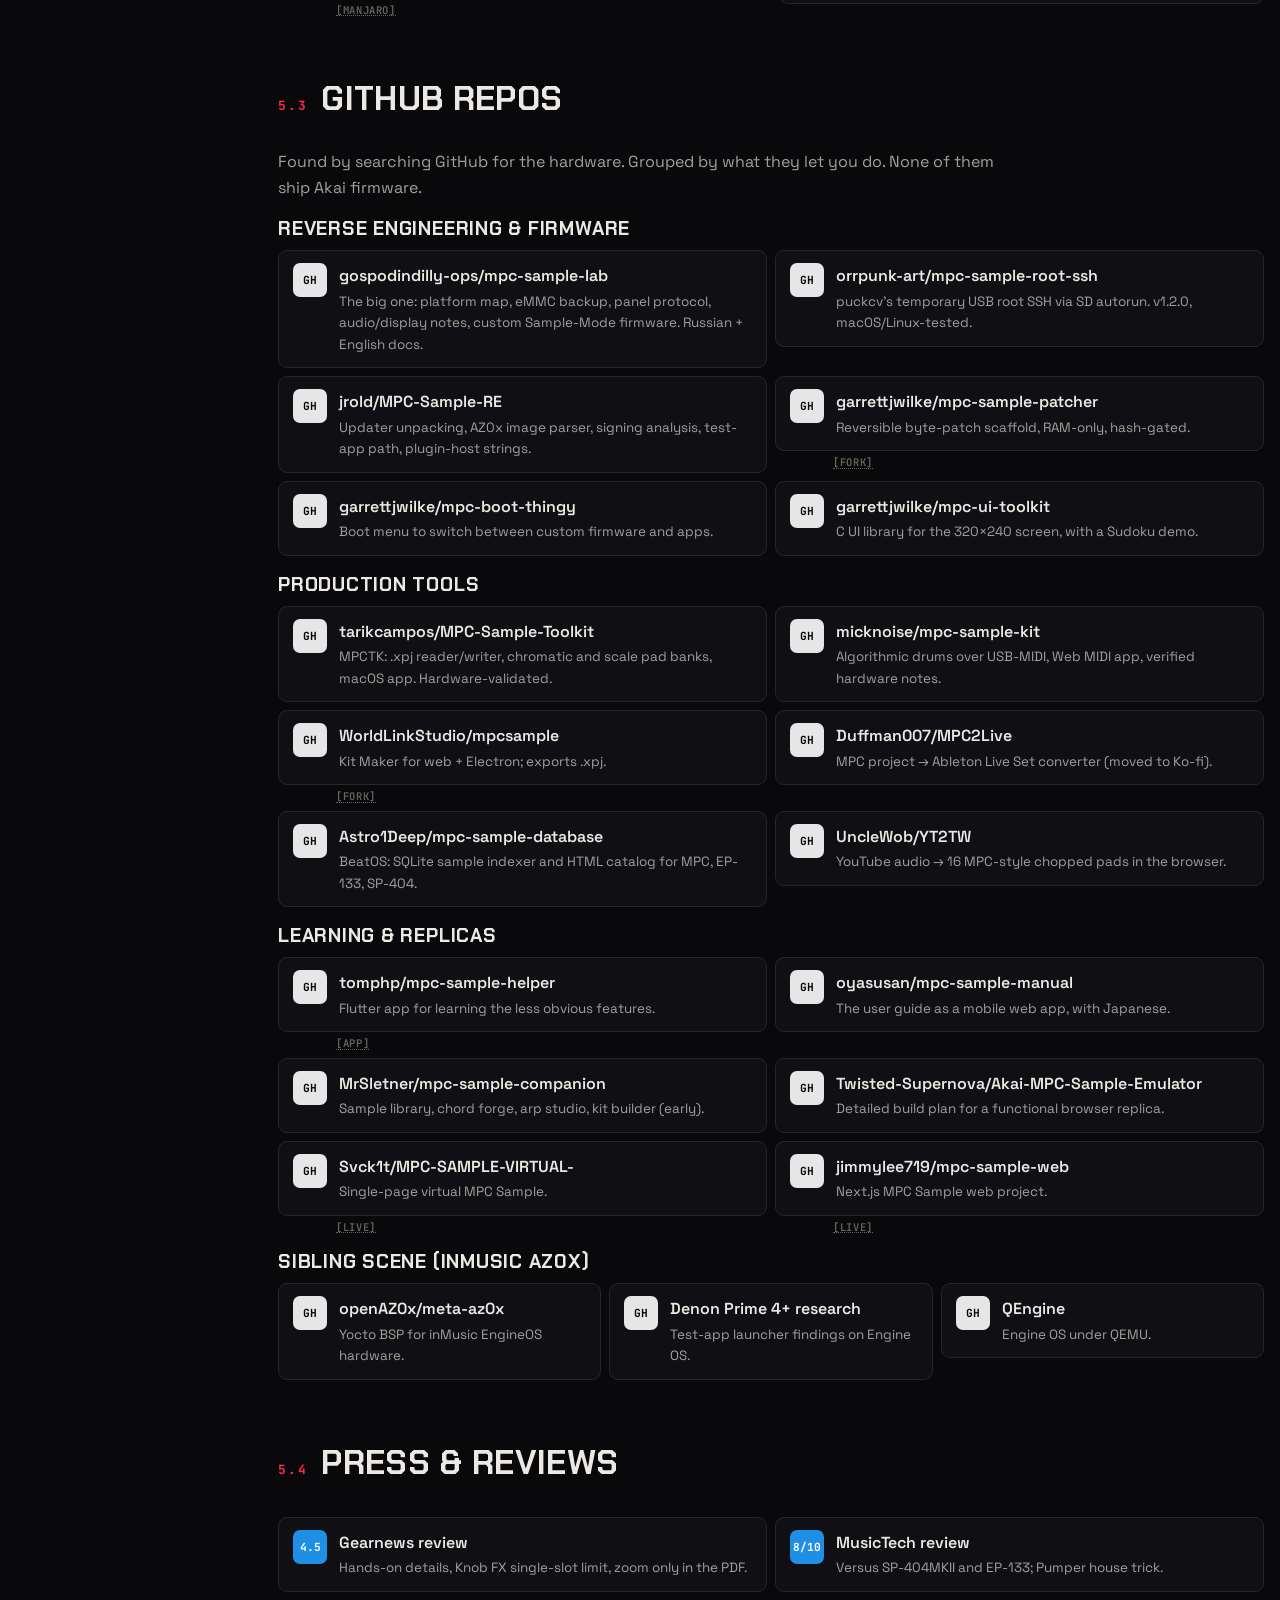
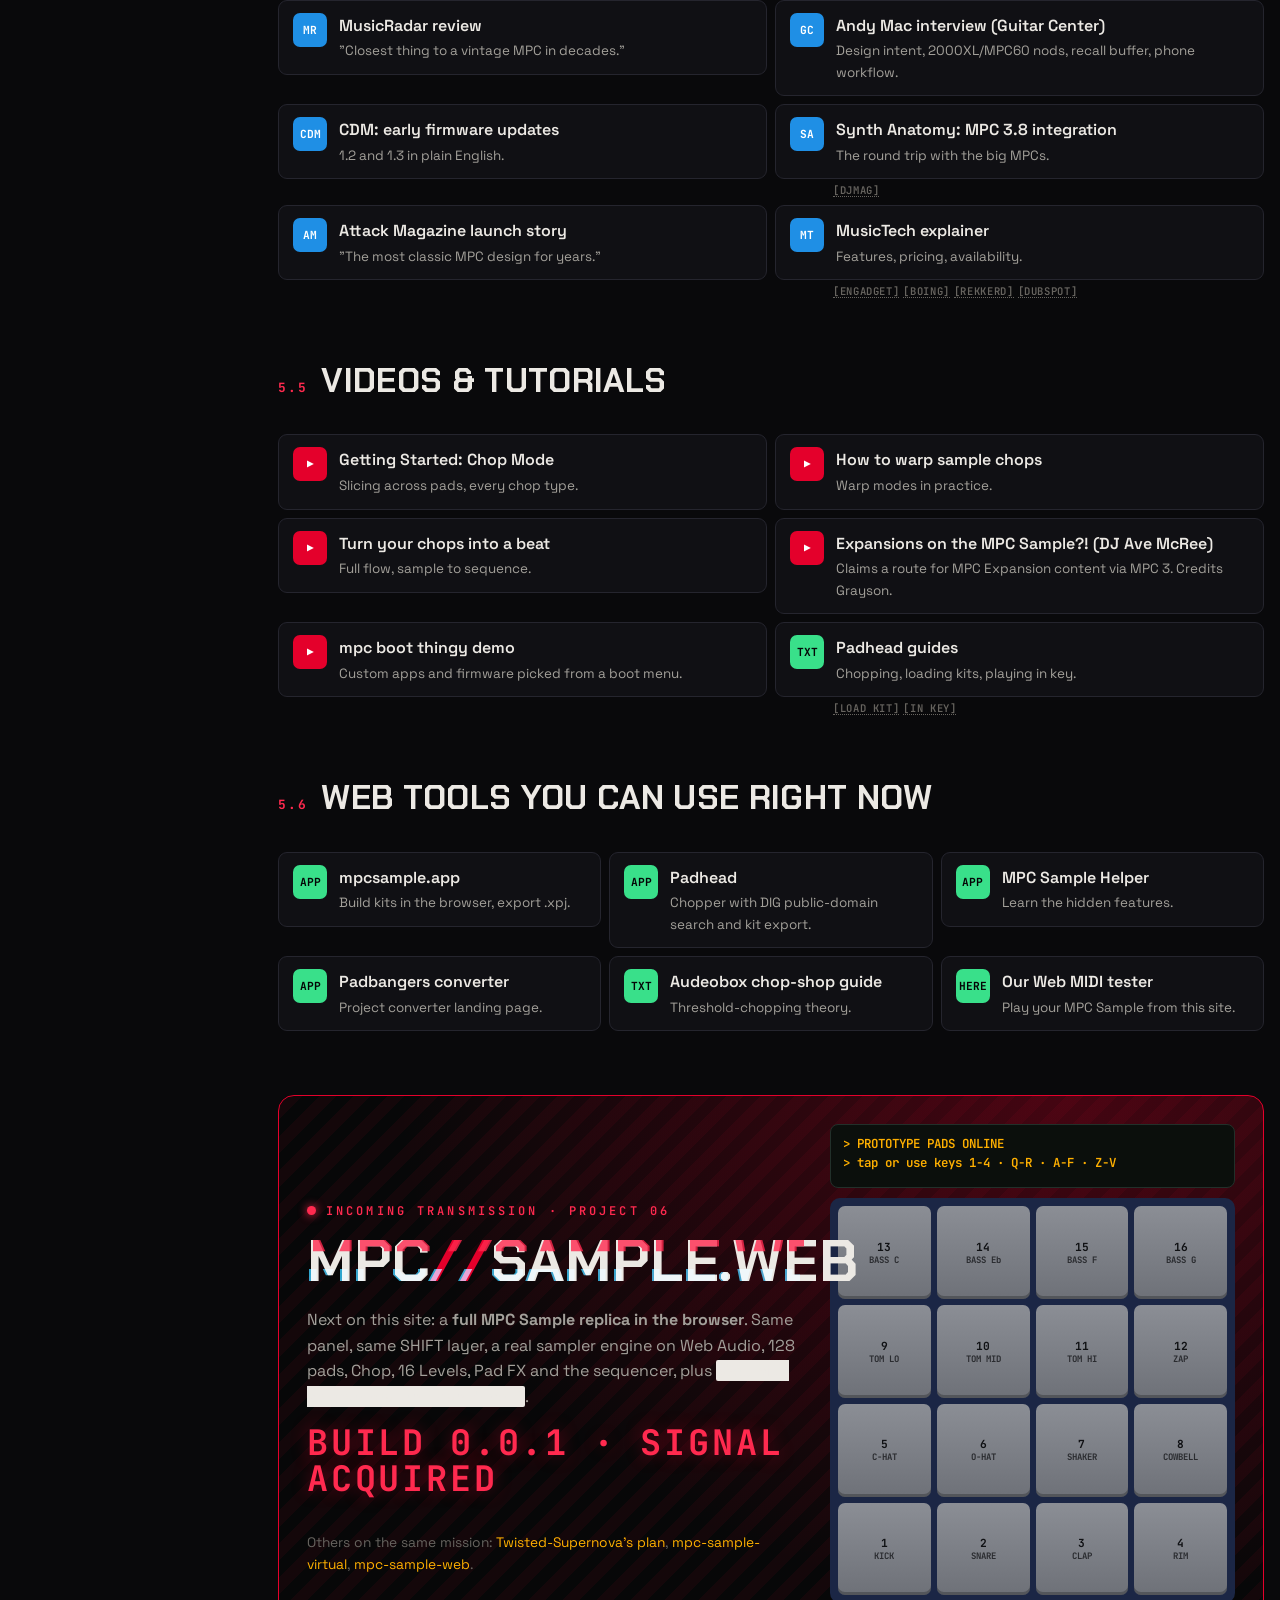
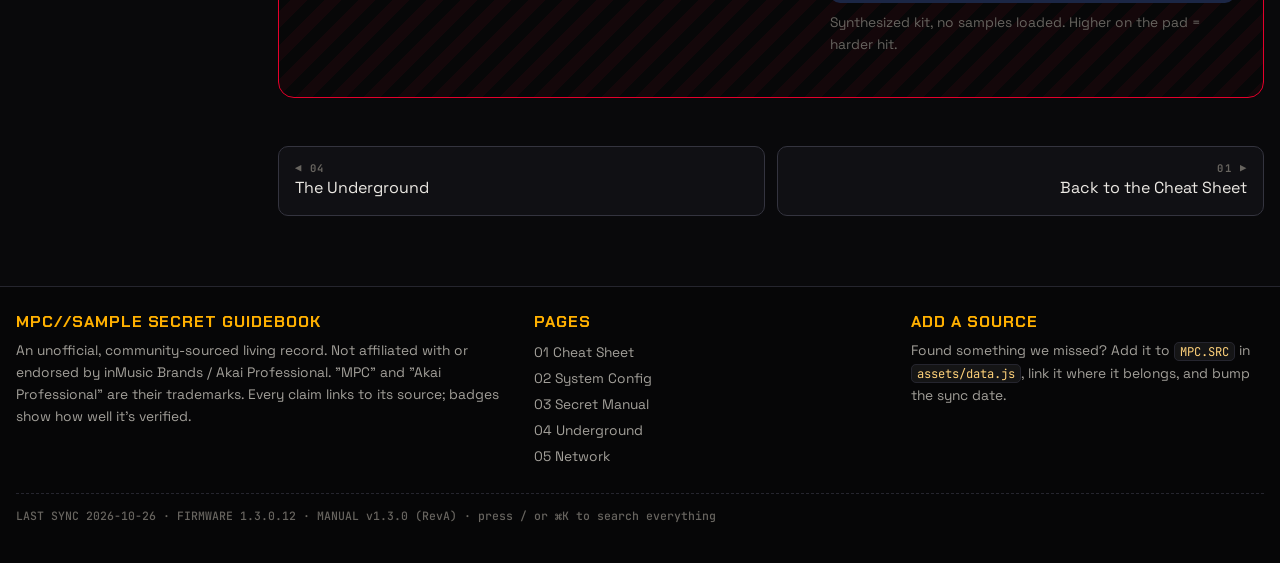
<file: sources.html>
<!doctype html>
<html lang="en">
<head>
<meta charset="utf-8">
<meta name="viewport" content="width=device-width, initial-scale=1">
<title>MPC Sample Network</title>
<meta name="description" content="Every MPC Sample community, GitHub repo, review, video and tool we could find, plus the MPC//SAMPLE.WEB browser-replica teaser.">
<link rel="preconnect" href="https://fonts.googleapis.com">
<link rel="preconnect" href="https://fonts.gstatic.com" crossorigin>
<link href="https://fonts.googleapis.com/css2?family=Chakra+Petch:wght@500;600;700&family=JetBrains+Mono:wght@400;500;600;700&family=Space+Grotesk:wght@400;500;600;700&display=swap" rel="stylesheet">
<link rel="stylesheet" href="assets/mpc.css">
<link rel="icon" href="data:image/svg+xml,%3Csvg xmlns='http://www.w3.org/2000/svg' viewBox='0 0 32 32'%3E%3Crect width='32' height='32' rx='6' fill='%23e4002b'/%3E%3Crect x='6' y='6' width='9' height='9' rx='2' fill='%23ffb000'/%3E%3Crect x='17' y='6' width='9' height='9' rx='2' fill='%23111'/%3E%3Crect x='6' y='17' width='9' height='9' rx='2' fill='%23111'/%3E%3Crect x='17' y='17' width='9' height='9' rx='2' fill='%23111'/%3E%3C/svg%3E">
<script src="assets/data.js" defer></script>
<script src="assets/mpc.js" defer></script>
</head>
<body>
<header class="topbar">
  <div class="topbar-in">
    <a class="brand" href="index.html"><span class="brand-mark"><i></i><i></i><i></i><i></i></span><span><b>MPC<span>//</span>SAMPLE</b><small>SECRET GUIDEBOOK BIBLE</small></span></a>
    <nav class="nav" aria-label="Guidebook pages">
      <a href="index.html"><b>01</b>Cheat Sheet</a>
      <a href="setup.html"><b>02</b>System Config</a>
      <a href="deep.html"><b>03</b>Secret Manual</a>
      <a href="hacks.html"><b>04</b>Underground</a>
      <a href="sources.html"><b>05</b>Network</a>
    </nav>
    <button class="tb-btn" type="button" data-open-search>SEARCH<kbd>⌘K</kbd></button>
    <button class="tb-btn menu-btn" type="button" aria-expanded="false">MENU</button>
  </div>
</header>

<main class="wrap">
  <section class="hero">
    <div class="kicker"><span class="blink"></span>05 // THE NETWORK · COMMUNITIES · REPOS · SIGNALS</div>
    <h1 class="title glitch" data-text="THE NETWORK">The <span class="r">Net</span>work</h1>
    <p class="lede">Everywhere MPC Sample knowledge lives, from Akai's own PDFs to a Russian-language reverse-engineering lab. <strong>Every link opens the source.</strong> Start with the forums if you want people, the repos if you want code.</p>
    <div class="meta-row">
      <span class="chip"><b id="n-src"></b> SOURCES INDEXED</span>
      <span class="chip"><b>19</b> GITHUB PROJECTS</span>
      <span class="chip">EPICENTER <b>MPC-FORUMS › MPC SAMPLE</b></span>
    </div>
  </section>

  <div class="with-toc">
    <aside class="toc" aria-label="On this page">
      <b>// ON THIS PAGE</b>
      <a href="#official">Official</a>
      <a href="#communities">Communities</a>
      <a href="#repos">GitHub repos</a>
      <a href="#press">Press &amp; reviews</a>
      <a href="#videos">Videos</a>
      <a href="#tools">Web tools</a>
      <a href="#teaser">MPC//SAMPLE.WEB</a>
    </aside>
    <div>

      <section id="official" class="section" style="padding-top:20px">
        <div class="section-head"><span class="idx">5.1</span><h2 data-decrypt>Official channels</h2><p>Grab the newest manual: v1.3.0 RevA documents Normalize and Takeover; the launch PDF doesn't.</p></div>
        <div class="grid g2">
          <ul class="links rv">
            <li><a class="ln" data-href="man13"><span class="ic of">PDF</span><b>User Guide v1.3.0 (RevA)</b><span>Current. 67 pages. Every shortcut on this site traces here.</span></a></li>
            <li><a class="ln" data-href="web"><span class="ic of">WEB</span><b>Online User Guide</b><span>The same manual as clickable HTML.</span></a></li>
            <li><a class="ln" data-href="rn13"><span class="ic of">RN</span><b>Firmware 1.3.0 release notes</b><span>Normalize, Takeover, fixes, known issues.</span></a></li>
            <li><a class="ln" data-href="rn12"><span class="ic of">RN</span><b>Firmware 1.2.0 release notes</b><span>SD Card Access, Song → Sequence, Loop Lock.</span></a></li>
            <li><a class="ln" data-href="man10"><span class="ic of">OLD</span><b>Older manuals: v1.0 · RevB · RevC</b><span>For the revision diff on page 03.</span></a><div class="alt"><a class="src" data-s="manB">RevB</a><a class="src" data-s="manC">RevC</a></div></li>
          </ul>
          <ul class="links rv">
            <li><a class="ln" data-href="faq"><span class="ic of">FAQ</span><b>Akai FAQ: MPC Sample</b><span>Capacity, MPC 3.8 compatibility, TRS Type A, FX overview.</span></a></li>
            <li><a class="ln" data-href="fw"><span class="ic of">FW</span><b>Firmware update article</b><span>Browser flow, iOS adapters, Windows 10 update mode.</span></a></li>
            <li><a class="ln" data-href="dl"><span class="ic of">DL</span><b>Downloads: MPC Sample</b><span>Updater, drivers, manuals.</span></a></li>
            <li><a class="ln" data-href="yt"><span class="ic yt">YT</span><b>Akai Pro on YouTube</b><span>Official tutorials, including Andy Mac's workflow series.</span></a></li>
            <li><a class="ln" data-href="store"><span class="ic of">$</span><b>The MPC Store</b><span>Official expansions and plugins (for the big MPCs).</span></a></li>
          </ul>
        </div>
      </section>

      <section id="communities" class="section">
        <div class="section-head"><span class="idx">5.2</span><h2 data-decrypt>Communities</h2><p>Where owners compare notes. The deep hacking happens on MPC-Forums, where the board has its own MPC Sample section and a modding subforum.</p></div>
        <div class="grid g2">
          <ul class="links rv">
            <li><a class="ln" data-href="forum"><span class="ic fo">MPF</span><b>MPC-Forums › MPC Sample board</b><span>Epicenter. Includes briwil78's "MPC Sample (AC50): early firmware/hardware findings" thread (from 20 Sep 2026), where root access was worked out with vinylstyle and puckcv.</span></a></li>
            <li><a class="ln" data-href="forumaltos"><span class="ic fo">MOD</span><b>MPC Modding › Alternative OS for MPC Sample</b><span>Custom-OS discussion.</span></a></li>
            <li><a class="ln" data-href="forumbugs"><span class="ic fo">BUG</span><b>MPC Sample: Bugs and fixes</b><span>Running bug list with user workarounds.</span></a></li>
            <li><a class="ln" data-href="forum13"><span class="ic fo">1.3</span><b>Firmware 1.3.0 thread</b><span>Update reports, including the muted-speaker scare.</span></a></li>
            <li><a class="ln" data-href="forumlinux"><span class="ic fo">LNX</span><b>Updating from Linux</b><span>usb0 / IP-address workarounds.</span></a><div class="alt"><a class="src" data-s="manjaro">MANJARO</a></div></li>
          </ul>
          <ul class="links rv">
            <li><a class="ln" data-href="gearspace"><span class="ic pr">GS</span><b>Gearspace mega-thread</b><span>35+ pages, from leaked eBay photos to firmware debates.</span></a></li>
            <li><a class="ln" data-href="gearspaceAnn"><span class="ic pr">GS</span><b>Gearspace: announcement thread</b><span>Akai's launch post and first reactions.</span></a></li>
            <li><a class="ln" data-href="elek"><span class="ic pr">EK</span><b>Elektronauts: all things MPC</b><span>Comparisons with SP-404 and EP-133, sequencing gripes.</span></a></li>
            <li><a class="ln" href="https://www.reddit.com/r/mpc/" target="_blank" rel="noopener"><span class="ic pr">R/</span><b>r/mpc on Reddit</b><span>General MPC subreddit. Search "MPC Sample" inside it.</span></a></li>
            <li><a class="ln" data-href="discord"><span class="ic fo">DC</span><b>MPC-Forums Discord thread</b><span>Invite thread for the forum's chat (the link may have expired).</span></a></li>
          </ul>
        </div>
      </section>

      <section id="repos" class="section">
        <div class="section-head"><span class="idx">5.3</span><h2 data-decrypt>GitHub repos</h2><p>Found by searching GitHub for the hardware. Grouped by what they let you do. None of them ship Akai firmware.</p></div>
        <h3>Reverse engineering &amp; firmware</h3>
        <ul class="links grid g2 rv" style="margin-bottom:18px">
          <li><a class="ln" data-href="lab"><span class="ic gh">GH</span><b>gospodindilly-ops/mpc-sample-lab</b><span>The big one: platform map, eMMC backup, panel protocol, audio/display notes, custom Sample-Mode firmware. Russian + English docs.</span></a></li>
          <li><a class="ln" data-href="ssh"><span class="ic gh">GH</span><b>orrpunk-art/mpc-sample-root-ssh</b><span>puckcv's temporary USB root SSH via SD autorun. v1.2.0, macOS/Linux-tested.</span></a></li>
          <li><a class="ln" data-href="re"><span class="ic gh">GH</span><b>jrold/MPC-Sample-RE</b><span>Updater unpacking, AZ0x image parser, signing analysis, test-app path, plugin-host strings.</span></a></li>
          <li><a class="ln" data-href="patcher"><span class="ic gh">GH</span><b>garrettjwilke/mpc-sample-patcher</b><span>Reversible byte-patch scaffold, RAM-only, hash-gated.</span></a><div class="alt"><a class="src" data-s="patcher2">FORK</a></div></li>
          <li><a class="ln" data-href="boot"><span class="ic gh">GH</span><b>garrettjwilke/mpc-boot-thingy</b><span>Boot menu to switch between custom firmware and apps.</span></a></li>
          <li><a class="ln" data-href="uikit"><span class="ic gh">GH</span><b>garrettjwilke/mpc-ui-toolkit</b><span>C UI library for the 320×240 screen, with a Sudoku demo.</span></a></li>
        </ul>
        <h3>Production tools</h3>
        <ul class="links grid g2 rv" style="margin-bottom:18px">
          <li><a class="ln" data-href="mpctk"><span class="ic gh">GH</span><b>tarikcampos/MPC-Sample-Toolkit</b><span>MPCTK: .xpj reader/writer, chromatic and scale pad banks, macOS app. Hardware-validated.</span></a></li>
          <li><a class="ln" data-href="kit"><span class="ic gh">GH</span><b>micknoise/mpc-sample-kit</b><span>Algorithmic drums over USB-MIDI, Web MIDI app, verified hardware notes.</span></a></li>
          <li><a class="ln" data-href="kitmaker"><span class="ic gh">GH</span><b>WorldLinkStudio/mpcsample</b><span>Kit Maker for web + Electron; exports .xpj.</span></a><div class="alt"><a class="src" href="https://github.com/ResistanceIsUseless/mpcsample" target="_blank" rel="noopener" title="Fork by ResistanceIsUseless">FORK</a></div></li>
          <li><a class="ln" data-href="mpc2live"><span class="ic gh">GH</span><b>Duffman007/MPC2Live</b><span>MPC project → Ableton Live Set converter (moved to Ko-fi).</span></a></li>
          <li><a class="ln" data-href="beatos"><span class="ic gh">GH</span><b>Astro1Deep/mpc-sample-database</b><span>BeatOS: SQLite sample indexer and HTML catalog for MPC, EP-133, SP-404.</span></a></li>
          <li><a class="ln" data-href="yt2tw"><span class="ic gh">GH</span><b>UncleWob/YT2TW</b><span>YouTube audio → 16 MPC-style chopped pads in the browser.</span></a></li>
        </ul>
        <h3>Learning &amp; replicas</h3>
        <ul class="links grid g2 rv" style="margin-bottom:18px">
          <li><a class="ln" data-href="helper"><span class="ic gh">GH</span><b>tomphp/mpc-sample-helper</b><span>Flutter app for learning the less obvious features.</span></a><div class="alt"><a class="src" data-s="helperApp">APP</a></div></li>
          <li><a class="ln" data-href="mobileman"><span class="ic gh">GH</span><b>oyasusan/mpc-sample-manual</b><span>The user guide as a mobile web app, with Japanese.</span></a></li>
          <li><a class="ln" data-href="companion"><span class="ic gh">GH</span><b>MrSletner/mpc-sample-companion</b><span>Sample library, chord forge, arp studio, kit builder (early).</span></a></li>
          <li><a class="ln" data-href="emu"><span class="ic gh">GH</span><b>Twisted-Supernova/Akai-MPC-Sample-Emulator</b><span>Detailed build plan for a functional browser replica.</span></a></li>
          <li><a class="ln" href="https://github.com/Svck1t/MPC-SAMPLE-VIRTUAL-" target="_blank" rel="noopener"><span class="ic gh">GH</span><b>Svck1t/MPC-SAMPLE-VIRTUAL-</b><span>Single-page virtual MPC Sample.</span></a><div class="alt"><a class="src" data-s="virtual">LIVE</a></div></li>
          <li><a class="ln" href="https://github.com/jimmylee719/mpc-sample-web" target="_blank" rel="noopener"><span class="ic gh">GH</span><b>jimmylee719/mpc-sample-web</b><span>Next.js MPC Sample web project.</span></a><div class="alt"><a class="src" data-s="webapp">LIVE</a></div></li>
        </ul>
        <h3>Sibling scene (inMusic AZ0x)</h3>
        <ul class="links grid g3 rv">
          <li><a class="ln" data-href="openaz0x"><span class="ic gh">GH</span><b>openAZ0x/meta-az0x</b><span>Yocto BSP for inMusic EngineOS hardware.</span></a></li>
          <li><a class="ln" data-href="prime4"><span class="ic gh">GH</span><b>Denon Prime 4+ research</b><span>Test-app launcher findings on Engine OS.</span></a></li>
          <li><a class="ln" data-href="qengine"><span class="ic gh">GH</span><b>QEngine</b><span>Engine OS under QEMU.</span></a></li>
        </ul>
      </section>

      <section id="press" class="section">
        <div class="section-head"><span class="idx">5.4</span><h2 data-decrypt>Press &amp; reviews</h2></div>
        <ul class="links grid g2 rv">
          <li><a class="ln" data-href="gearnews"><span class="ic pr">4.5</span><b>Gearnews review</b><span>Hands-on details, Knob FX single-slot limit, zoom only in the PDF.</span></a></li>
          <li><a class="ln" data-href="musictech"><span class="ic pr">8/10</span><b>MusicTech review</b><span>Versus SP-404MKII and EP-133; Pumper house trick.</span></a></li>
          <li><a class="ln" data-href="musicradar"><span class="ic pr">MR</span><b>MusicRadar review</b><span>"Closest thing to a vintage MPC in decades."</span></a></li>
          <li><a class="ln" data-href="gc"><span class="ic pr">GC</span><b>Andy Mac interview (Guitar Center)</b><span>Design intent, 2000XL/MPC60 nods, recall buffer, phone workflow.</span></a></li>
          <li><a class="ln" data-href="cdm"><span class="ic pr">CDM</span><b>CDM: early firmware updates</b><span>1.2 and 1.3 in plain English.</span></a></li>
          <li><a class="ln" data-href="synth38"><span class="ic pr">SA</span><b>Synth Anatomy: MPC 3.8 integration</b><span>The round trip with the big MPCs.</span></a><div class="alt"><a class="src" data-s="djmag38">DJMAG</a></div></li>
          <li><a class="ln" data-href="attack"><span class="ic pr">AM</span><b>Attack Magazine launch story</b><span>"The most classic MPC design for years."</span></a></li>
          <li><a class="ln" data-href="musictechnews"><span class="ic pr">MT</span><b>MusicTech explainer</b><span>Features, pricing, availability.</span></a><div class="alt"><a class="src" data-s="engadget">ENGADGET</a><a class="src" data-s="boing">BOING</a><a class="src" data-s="rekkerd">REKKERD</a><a class="src" data-s="dubspot">DUBSPOT</a></div></li>
        </ul>
      </section>

      <section id="videos" class="section">
        <div class="section-head"><span class="idx">5.5</span><h2 data-decrypt>Videos &amp; tutorials</h2></div>
        <ul class="links grid g2 rv">
          <li><a class="ln" data-href="vidChop"><span class="ic yt">▶</span><b>Getting Started: Chop Mode</b><span>Slicing across pads, every chop type.</span></a></li>
          <li><a class="ln" data-href="vidWarp"><span class="ic yt">▶</span><b>How to warp sample chops</b><span>Warp modes in practice.</span></a></li>
          <li><a class="ln" data-href="vidBeat"><span class="ic yt">▶</span><b>Turn your chops into a beat</b><span>Full flow, sample to sequence.</span></a></li>
          <li><a class="ln" data-href="vidExp"><span class="ic yt">▶</span><b>Expansions on the MPC Sample?! (DJ Ave McRee)</b><span>Claims a route for MPC Expansion content via MPC 3. Credits Grayson.</span></a></li>
          <li><a class="ln" data-href="bootvid"><span class="ic yt">▶</span><b>mpc boot thingy demo</b><span>Custom apps and firmware picked from a boot menu.</span></a></li>
          <li><a class="ln" data-href="padhead"><span class="ic to">TXT</span><b>Padhead guides</b><span>Chopping, loading kits, playing in key.</span></a><div class="alt"><a class="src" data-s="padheadKit">LOAD KIT</a><a class="src" data-s="padheadKey">IN KEY</a></div></li>
        </ul>
      </section>

      <section id="tools" class="section">
        <div class="section-head"><span class="idx">5.6</span><h2 data-decrypt>Web tools you can use right now</h2></div>
        <ul class="links grid g3 rv">
          <li><a class="ln" data-href="kitmakerApp"><span class="ic to">APP</span><b>mpcsample.app</b><span>Build kits in the browser, export .xpj.</span></a></li>
          <li><a class="ln" href="https://padhead.com" target="_blank" rel="noopener"><span class="ic to">APP</span><b>Padhead</b><span>Chopper with DIG public-domain search and kit export.</span></a></li>
          <li><a class="ln" data-href="helperApp"><span class="ic to">APP</span><b>MPC Sample Helper</b><span>Learn the hidden features.</span></a></li>
          <li><a class="ln" data-href="converter"><span class="ic to">APP</span><b>Padbangers converter</b><span>Project converter landing page.</span></a></li>
          <li><a class="ln" data-href="audeobox"><span class="ic to">TXT</span><b>Audeobox chop-shop guide</b><span>Threshold-chopping theory.</span></a></li>
          <li><a class="ln" href="hacks.html#webmidi"><span class="ic to">HERE</span><b>Our Web MIDI tester</b><span>Play your MPC Sample from this site.</span></a></li>
        </ul>
      </section>

      <section id="teaser" class="section">
        <div class="teaser rv">
          <div class="teaser-in">
            <div>
              <div class="kicker"><span class="blink"></span>INCOMING TRANSMISSION · PROJECT 06</div>
              <h2 class="glitch" data-text="MPC//SAMPLE.WEB" style="font-size:clamp(2rem,5vw,3.6rem);margin:12px 0">MPC<span style="color:var(--red)">//</span>SAMPLE.WEB</h2>
              <p class="muted">Next on this site: a <b>full MPC Sample replica in the browser</b>. Same panel, same SHIFT layer, a real sampler engine on Web Audio, 128 pads, Chop, 16 Levels, Pad FX and the sequencer, plus <span class="redact" title="hover to declassify">Web MIDI so your real unit can drive it</span>.</p>
              <p class="countdown" id="tz-count">BUILD 0.0.1 · SIGNAL ACQUIRED</p>
              <p class="small faint">Others on the same mission: <a data-href="emu">Twisted-Supernova's plan</a>, <a data-href="virtual">mpc-sample-virtual</a>, <a data-href="webapp">mpc-sample-web</a>.</p>
            </div>
            <div>
              <div class="lcd" id="tz-lcd">&gt; PROTOTYPE PADS ONLINE<br>&gt; tap or use keys 1-4 · Q-R · A-F · Z-V</div>
              <div class="mini-pads" id="tz-pads" style="margin-top:10px;max-width:none" role="group" aria-label="Prototype pads"></div>
              <p class="small faint" style="margin-top:8px">Synthesized kit, no samples loaded. Higher on the pad = harder hit.</p>
            </div>
          </div>
        </div>
      </section>

      <nav class="pager" aria-label="Pages">
        <a href="hacks.html"><small>◀ 04</small>The Underground</a>
        <a class="next" href="index.html"><small>01 ▶</small>Back to the Cheat Sheet</a>
      </nav>
    </div>
  </div>
</main>

<footer class="foot">
  <div class="foot-in">
    <div><h4>MPC//SAMPLE SECRET GUIDEBOOK</h4><p>An unofficial, community-sourced living record. Not affiliated with or endorsed by inMusic Brands / Akai Professional. "MPC" and "Akai Professional" are their trademarks. Every claim links to its source; badges show how well it's verified.</p></div>
    <div><h4>Pages</h4><a href="index.html">01 Cheat Sheet</a><a href="setup.html">02 System Config</a><a href="deep.html">03 Secret Manual</a><a href="hacks.html">04 Underground</a><a href="sources.html">05 Network</a></div>
    <div><h4>Add a source</h4><p class="small">Found something we missed? Add it to <code>MPC.SRC</code> in <code>assets/data.js</code>, link it where it belongs, and bump the sync date.</p></div>
    <div class="fine">LAST SYNC <span data-sync="date"></span> · FIRMWARE <span data-sync="build"></span> · MANUAL <span data-sync="manual"></span> · press / or ⌘K to search everything</div>
  </div>
</footer>
<script>
document.addEventListener("DOMContentLoaded", function () {
  document.getElementById("n-src").textContent = Object.keys(MPC.SRC).length;

  // ---- teaser: a tiny synthesized MPC kit ----
  var order = [13, 14, 15, 16, 9, 10, 11, 12, 5, 6, 7, 8, 1, 2, 3, 4];
  var names = ["KICK", "SNARE", "CLAP", "RIM", "C-HAT", "O-HAT", "SHAKER", "COWBELL", "TOM LO", "TOM MID", "TOM HI", "ZAP", "BASS C", "BASS Eb", "BASS F", "BASS G"];
  var keys = { "z": 1, "x": 2, "c": 3, "v": 4, "a": 5, "s": 6, "d": 7, "f": 8, "q": 9, "w": 10, "e": 11, "r": 12, "1": 13, "2": 14, "3": 15, "4": 16 };
  var host = document.getElementById("tz-pads"), lcd = document.getElementById("tz-lcd");
  host.innerHTML = order.map(function (n) { return '<button type="button" data-n="' + n + '">' + n + "<span>" + names[n - 1] + "</span></button>"; }).join("");
  var ctx = null, noiseBuf = null, master = null;
  function ac() {
    if (ctx) return ctx;
    var AC = window.AudioContext || window.webkitAudioContext;
    if (!AC) return null;
    ctx = new AC();
    master = ctx.createDynamicsCompressor(); master.connect(ctx.destination);
    noiseBuf = ctx.createBuffer(1, ctx.sampleRate, ctx.sampleRate);
    var d = noiseBuf.getChannelData(0); for (var i = 0; i < d.length; i++) d[i] = Math.random() * 2 - 1;
    return ctx;
  }
  function env(g, t, a, peak, dec) { g.gain.setValueAtTime(0.0001, t); g.gain.exponentialRampToValueAtTime(peak, t + a); g.gain.exponentialRampToValueAtTime(0.0001, t + a + dec); }
  function osc(type, f0, f1, dur, vol, t) {
    var o = ctx.createOscillator(), g = ctx.createGain(); o.type = type;
    o.frequency.setValueAtTime(f0, t); if (f1) o.frequency.exponentialRampToValueAtTime(f1, t + dur);
    env(g, t, 0.003, vol, dur); o.connect(g).connect(master); o.start(t); o.stop(t + dur + 0.05);
  }
  function noise(type, freq, q, dur, vol, t) {
    var s = ctx.createBufferSource(), f = ctx.createBiquadFilter(), g = ctx.createGain();
    s.buffer = noiseBuf; f.type = type; f.frequency.value = freq; f.Q.value = q || 1;
    env(g, t, 0.002, vol, dur); s.connect(f).connect(g).connect(master); s.start(t); s.stop(t + dur + 0.05);
  }
  var bass = { 13: 65.41, 14: 77.78, 15: 87.31, 16: 98 };
  function play(n, v) {
    if (!ac()) { lcd.innerHTML = "&gt; NO WEB AUDIO IN THIS BROWSER"; return; }
    if (ctx.state === "suspended") ctx.resume();
    var t = ctx.currentTime + 0.005;
    switch (n) {
      case 1: osc("sine", 150, 42, 0.45, 0.9 * v, t); noise("lowpass", 900, 1, 0.02, 0.3 * v, t); break;
      case 2: osc("triangle", 220, 160, 0.12, 0.45 * v, t); noise("highpass", 1200, 0.7, 0.2, 0.55 * v, t); break;
      case 3: [0, 0.012, 0.024].forEach(function (o) { noise("bandpass", 1500, 1.2, 0.08, 0.6 * v, t + o); }); noise("bandpass", 1300, 1, 0.25, 0.35 * v, t + 0.03); break;
      case 4: osc("square", 820, 0, 0.03, 0.25 * v, t); noise("highpass", 3000, 1, 0.03, 0.3 * v, t); break;
      case 5: noise("highpass", 7500, 0.8, 0.05, 0.35 * v, t); break;
      case 6: noise("highpass", 7000, 0.8, 0.4, 0.3 * v, t); break;
      case 7: noise("bandpass", 6000, 2, 0.09, 0.35 * v, t); break;
      case 8: osc("square", 560, 0, 0.18, 0.15 * v, t); osc("square", 845, 0, 0.18, 0.12 * v, t); break;
      case 9: osc("sine", 110, 70, 0.35, 0.7 * v, t); break;
      case 10: osc("sine", 160, 105, 0.3, 0.65 * v, t); break;
      case 11: osc("sine", 230, 150, 0.25, 0.6 * v, t); break;
      case 12: osc("sawtooth", 1800, 60, 0.25, 0.25 * v, t); break;
      default: osc("sawtooth", bass[n], 0, 0.5, 0.28 * v, t); osc("sine", bass[n] / 2, 0, 0.5, 0.4 * v, t);
    }
    lcd.innerHTML = "&gt; PAD " + n + " · " + names[n - 1] + "<br>&gt; VEL " + Math.round(v * 127) + " · NOTE " + (35 + n);
  }
  function hit(btn, v) { btn.classList.add("hit"); play(+btn.dataset.n, v); setTimeout(function () { btn.classList.remove("hit"); }, 110); }
  host.addEventListener("pointerdown", function (e) {
    var b = e.target.closest("button"); if (!b) return; e.preventDefault();
    var r = b.getBoundingClientRect(); var v = Math.max(0.25, Math.min(1, 1 - (e.clientY - r.top) / r.height * 0.75));
    hit(b, v);
  });
  document.addEventListener("keydown", function (e) {
    if (e.metaKey || e.ctrlKey || e.altKey || e.repeat || /INPUT|TEXTAREA|SELECT/.test(document.activeElement.tagName)) return;
    if (document.querySelector(".search-ov.open")) return;
    var n = keys[e.key.toLowerCase()]; if (!n) return;
    var b = host.querySelector('[data-n="' + n + '"]'); if (b) hit(b, 0.85);
  });

  // countdown flavour
  var c = document.getElementById("tz-count"), phase = ["SIGNAL ACQUIRED", "COMPILING PADS", "ROUTING FX BUS", "ARMING SEQ"], i = 0;
  setInterval(function () { i = (i + 1) % phase.length; c.textContent = "BUILD 0.0." + (i + 1) + " · " + phase[i]; }, 2200);
});
</script>
</body>
</html>
</file>
<file: assets/mpc.css>
/* MPC SAMPLE // SECRET GUIDEBOOK BIBLE — shared design system
   darkweb terminal x Akai red / pad amber. No build step. */

:root {
  --void: #050506;
  --bg: #09090b;
  --panel: #101014;
  --panel-2: #15151b;
  --panel-3: #1c1c24;
  --line: #25252e;
  --line-2: #34343f;
  --ink: #ece9e4;
  --ink-dim: #a3a09a;
  --ink-faint: #67645f;
  --red: #e4002b;
  --red-2: #ff2a4f;
  --red-glow: rgba(228, 0, 43, .42);
  --amber: #ffb000;
  --amber-glow: rgba(255, 176, 0, .35);
  --orange: #ff5a1f;
  --blue: #1f8fe5;
  --green: #39e08a;
  --violet: #b583ff;
  --chassis: #e3dfda;
  --chassis-2: #cfcac4;
  --navy: #1b2645;
  --mono: "JetBrains Mono", ui-monospace, "SF Mono", Menlo, Consolas, monospace;
  --sans: "Space Grotesk", system-ui, -apple-system, "Segoe UI", sans-serif;
  --display: "Chakra Petch", "Space Grotesk", system-ui, sans-serif;
  --radius: 10px;
  --max: 1440px;
  color-scheme: dark;
}

* { box-sizing: border-box; }
html { scroll-behavior: smooth; scroll-padding-top: 84px; }
body {
  margin: 0;
  background: var(--bg);
  color: var(--ink);
  font: 16px/1.6 var(--sans);
  -webkit-font-smoothing: antialiased;
  overflow-x: hidden;
}
body::before { /* red bloom + grid */
  content: ""; position: fixed; inset: 0; z-index: -2; pointer-events: none;
  background:
    radial-gradient(1200px 520px at 78% -8%, rgba(228,0,43,.18), transparent 60%),
    radial-gradient(900px 500px at -10% 30%, rgba(255,176,0,.07), transparent 60%),
    linear-gradient(rgba(255,255,255,.025) 1px, transparent 1px) 0 0/ 100% 32px,
    linear-gradient(90deg, rgba(255,255,255,.025) 1px, transparent 1px) 0 0/ 32px 100%,
    var(--void);
}
body::after { /* CRT scanlines */
  content: ""; position: fixed; inset: 0; z-index: 90; pointer-events: none;
  background: repeating-linear-gradient(to bottom, rgba(255,255,255,.028) 0 1px, transparent 1px 3px);
  mix-blend-mode: overlay;
}
::selection { background: var(--red); color: #fff; }
a { color: var(--amber); text-decoration: none; }
a:hover { color: #fff; text-shadow: 0 0 12px var(--amber-glow); }
img, svg { max-width: 100%; }
code, kbd, pre, samp { font-family: var(--mono); }
code { font-size: .88em; background: rgba(255,255,255,.06); border: 1px solid var(--line); padding: .05em .4em; border-radius: 5px; color: #ffd27a; }
h1, h2, h3, h4 { font-family: var(--display); line-height: 1.15; margin: 0 0 .5em; letter-spacing: .01em; }
h2 { font-size: clamp(1.6rem, 2.6vw, 2.3rem); text-transform: uppercase; }
h3 { font-size: 1.2rem; text-transform: uppercase; letter-spacing: .04em; }
h4 { font-size: 1rem; color: var(--amber); text-transform: uppercase; letter-spacing: .06em; }
p { margin: 0 0 1em; }
ul, ol { padding-left: 1.2em; margin: 0 0 1em; }
li { margin: .25em 0; }
hr { border: 0; border-top: 1px dashed var(--line-2); margin: 2.5rem 0; }
.sr-only { position: absolute; width: 1px; height: 1px; overflow: hidden; clip: rect(0 0 0 0); white-space: nowrap; }

/* ---------- top bar ---------- */
.topbar {
  position: sticky; top: 0; z-index: 50;
  background: rgba(7,7,9,.86); backdrop-filter: blur(10px) saturate(140%);
  border-bottom: 1px solid var(--line);
}
.topbar-in { max-width: var(--max); margin: 0 auto; display: flex; align-items: center; gap: 18px; padding: 10px 16px; }
.brand { display: flex; align-items: center; gap: 10px; color: var(--ink); white-space: nowrap; }
.brand:hover { color: var(--ink); text-shadow: none; }
.brand-mark { width: 30px; height: 30px; border-radius: 6px; background: var(--red); display: grid; grid-template: repeat(2,1fr)/repeat(2,1fr); gap: 3px; padding: 5px; box-shadow: 0 0 18px var(--red-glow); }
.brand-mark i { background: rgba(0,0,0,.55); border-radius: 2px; }
.brand-mark i:nth-child(1) { background: var(--amber); }
.brand b { font-family: var(--display); font-size: 1.05rem; letter-spacing: .06em; }
.brand b span { color: var(--red-2); }
.brand small { display: block; font: 600 .62rem/1 var(--mono); color: var(--ink-faint); letter-spacing: .2em; }
.nav { display: flex; gap: 4px; margin-left: auto; }
.nav a {
  font: 600 .74rem/1 var(--mono); letter-spacing: .08em; text-transform: uppercase;
  color: var(--ink-dim); padding: 9px 11px; border: 1px solid transparent; border-radius: 7px;
}
.nav a b { color: var(--red-2); margin-right: 6px; }
.nav a:hover { color: var(--ink); border-color: var(--line-2); text-shadow: none; }
.nav a[aria-current="page"] { color: #fff; border-color: var(--red); background: rgba(228,0,43,.12); box-shadow: inset 0 0 14px rgba(228,0,43,.25); }
.tb-btn {
  font: 600 .74rem/1 var(--mono); color: var(--ink-dim); background: var(--panel-2);
  border: 1px solid var(--line-2); border-radius: 7px; padding: 8px 10px; cursor: pointer; white-space: nowrap;
}
.tb-btn:hover { color: #fff; border-color: var(--amber); }
.tb-btn kbd { font-size: .68rem; color: var(--ink-faint); margin-left: 6px; }
.menu-btn { display: none; }

/* ---------- layout ---------- */
.wrap { max-width: var(--max); margin: 0 auto; padding: 0 16px; }
.section { padding: 56px 0 8px; }
.section-head { display: flex; align-items: baseline; gap: 14px; flex-wrap: wrap; margin-bottom: 18px; }
.section-head .idx { font: 700 .8rem/1 var(--mono); color: var(--red-2); letter-spacing: .14em; }
.section-head p { color: var(--ink-dim); margin: 0; flex-basis: 100%; max-width: 75ch; }
.grid { display: grid; gap: 16px; }
.g2 { grid-template-columns: repeat(2, minmax(0,1fr)); }
.g3 { grid-template-columns: repeat(3, minmax(0,1fr)); }
.g4 { grid-template-columns: repeat(4, minmax(0,1fr)); }
.with-toc { display: grid; grid-template-columns: 230px minmax(0,1fr); gap: 32px; }
.toc { position: sticky; top: 84px; align-self: start; max-height: calc(100vh - 100px); overflow: auto; padding: 14px 0; border-right: 1px solid var(--line); }
.toc b { font: 700 .7rem/1 var(--mono); color: var(--ink-faint); letter-spacing: .18em; display: block; margin: 0 0 10px; }
.toc a { display: block; font: 500 .8rem/1.3 var(--mono); color: var(--ink-dim); padding: 6px 12px 6px 0; border-left: 2px solid transparent; padding-left: 10px; }
.toc a:hover, .toc a.on { color: var(--amber); border-left-color: var(--amber); text-shadow: none; }

/* ---------- hero ---------- */
.hero { padding: 54px 0 28px; position: relative; }
.kicker { font: 600 .75rem/1 var(--mono); letter-spacing: .26em; color: var(--red-2); text-transform: uppercase; display: flex; gap: 10px; align-items: center; flex-wrap: wrap; }
.kicker .blink { width: 9px; height: 9px; background: var(--red-2); border-radius: 50%; box-shadow: 0 0 10px var(--red-2); animation: blink 1.2s steps(2) infinite; }
@keyframes blink { 50% { opacity: .15; } }
.title {
  font-family: var(--display); font-weight: 700; text-transform: uppercase;
  font-size: clamp(2.3rem, 6.4vw, 5.6rem); line-height: .92; margin: 16px 0 14px; letter-spacing: -.01em;
  position: relative; display: inline-block;
}
.title .r { color: var(--red); text-shadow: 0 0 34px var(--red-glow); }
.title .o { -webkit-text-stroke: 1.5px var(--ink); color: transparent; }
.glitch { position: relative; }
.glitch::before, .glitch::after {
  content: attr(data-text); position: absolute; inset: 0; pointer-events: none; opacity: .8;
}
.glitch::before { color: var(--red-2); transform: translate(2px,0); clip-path: inset(0 0 66% 0); animation: gl1 4.2s infinite steps(1); }
.glitch::after { color: #3cf; transform: translate(-2px,0); clip-path: inset(62% 0 0 0); animation: gl2 3.7s infinite steps(1); mix-blend-mode: screen; }
@keyframes gl1 { 0%,92%,100% { transform: translate(0); clip-path: inset(0 0 100% 0); } 93% { transform: translate(3px,-1px); clip-path: inset(10% 0 60% 0); } 95% { transform: translate(-3px,1px); clip-path: inset(40% 0 30% 0); } 97% { transform: translate(2px,0); clip-path: inset(70% 0 5% 0); } }
@keyframes gl2 { 0%,88%,100% { transform: translate(0); clip-path: inset(100% 0 0 0); } 89% { transform: translate(-3px,1px); clip-path: inset(55% 0 20% 0); } 91% { transform: translate(3px,-2px); clip-path: inset(5% 0 75% 0); } }
.lede { font-size: clamp(1.02rem, 1.4vw, 1.2rem); color: var(--ink-dim); max-width: 72ch; }
.lede strong { color: var(--ink); }
.meta-row { display: flex; flex-wrap: wrap; gap: 8px; margin-top: 18px; }
.chip { font: 600 .72rem/1 var(--mono); padding: 7px 10px; border-radius: 999px; border: 1px solid var(--line-2); color: var(--ink-dim); background: rgba(255,255,255,.02); }
.chip b { color: var(--amber); font-weight: 700; }

/* ---------- cards / terminal ---------- */
.card {
  background: linear-gradient(180deg, var(--panel-2), var(--panel));
  border: 1px solid var(--line); border-radius: var(--radius); padding: 18px 18px 14px; position: relative; min-width: 0;
}
.card::before { content: ""; position: absolute; left: -1px; top: 14px; bottom: 14px; width: 2px; background: var(--red); opacity: 0; transition: opacity .2s; }
.card:hover::before { opacity: 1; }
.card h3 { display: flex; align-items: center; gap: 10px; flex-wrap: wrap; }
.card .num { font: 700 .7rem/1 var(--mono); color: var(--void); background: var(--amber); padding: 4px 6px; border-radius: 4px; }
.card p:last-child, .card ul:last-child, .card ol:last-child { margin-bottom: 0; }
.card.red { border-color: rgba(228,0,43,.45); background: linear-gradient(180deg, rgba(228,0,43,.09), var(--panel)); }
.card.amber { border-color: rgba(255,176,0,.35); }
.card.green { border-color: rgba(57,224,138,.35); }
.muted { color: var(--ink-dim); }
.faint { color: var(--ink-faint); }
.small { font-size: .86rem; }
.mono { font-family: var(--mono); }

.term { background: #050607; border: 1px solid var(--line-2); border-radius: var(--radius); overflow: hidden; box-shadow: 0 0 0 1px rgba(57,224,138,.05), 0 20px 50px rgba(0,0,0,.45); }
.term-bar { display: flex; align-items: center; gap: 6px; padding: 8px 12px; background: #0e0f12; border-bottom: 1px solid var(--line); font: 600 .7rem/1 var(--mono); color: var(--ink-faint); letter-spacing: .1em; }
.term-bar i { width: 10px; height: 10px; border-radius: 50%; background: #2a2a32; }
.term-bar i:first-child { background: var(--red); }
.term-bar span { margin-left: 8px; }
.term pre { margin: 0; border: 0; border-radius: 0; background: transparent; }

pre {
  position: relative; background: #060708; border: 1px solid var(--line); border-radius: 8px;
  padding: 14px 16px; overflow: auto; font-size: .82rem; line-height: 1.55; color: #c7f5d8; margin: 0 0 1em;
}
pre .c { color: var(--ink-faint); }
pre .p { color: var(--red-2); user-select: none; }
.copy {
  position: absolute; top: 8px; right: 8px; font: 600 .66rem/1 var(--mono); letter-spacing: .1em;
  background: var(--panel-3); color: var(--ink-dim); border: 1px solid var(--line-2); border-radius: 6px; padding: 6px 8px; cursor: pointer; opacity: .75;
}
.copy:hover { opacity: 1; color: #fff; border-color: var(--green); }
.copy.ok { color: var(--green); border-color: var(--green); }

/* ---------- badges & sources ---------- */
.badge { display: inline-flex; align-items: center; gap: 5px; font: 700 .6rem/1 var(--mono); letter-spacing: .12em; text-transform: uppercase; padding: 4px 7px; border-radius: 4px; border: 1px solid; vertical-align: middle; white-space: nowrap; }
.b-official { color: var(--amber); border-color: rgba(255,176,0,.5); background: rgba(255,176,0,.08); }
.b-verified { color: var(--green); border-color: rgba(57,224,138,.5); background: rgba(57,224,138,.08); }
.b-community { color: #7cc4ff; border-color: rgba(124,196,255,.45); background: rgba(31,143,229,.1); }
.b-experimental { color: var(--red-2); border-color: rgba(255,42,79,.55); background: rgba(228,0,43,.1); }
.b-conflict { color: var(--violet); border-color: rgba(181,131,255,.5); background: rgba(181,131,255,.08); }
.b-new { color: var(--void); background: var(--amber); border-color: var(--amber); }
.src { font: 600 .66rem/1 var(--mono); letter-spacing: .06em; color: var(--ink-faint); border-bottom: 1px dotted var(--ink-faint); margin-left: 4px; white-space: nowrap; }
.src:hover { color: var(--amber); border-color: var(--amber); }
.src::before { content: "["; } .src::after { content: "]"; }
.legend { display: flex; flex-wrap: wrap; gap: 10px 16px; align-items: center; font-size: .82rem; color: var(--ink-dim); }

/* ---------- keycaps ---------- */
kbd.k {
  display: inline-flex; align-items: center; justify-content: center; gap: 3px;
  font: 700 .66rem/1 var(--mono); letter-spacing: .05em; text-transform: uppercase; white-space: nowrap;
  min-width: 1.9em; padding: 5px 7px 4px; margin: 1px 1px; border-radius: 5px;
  color: #1b1b1f; background: linear-gradient(#d9d5cf, #b9b4ad); border: 1px solid #8f8a83; border-bottom-width: 3px;
  box-shadow: 0 1px 0 rgba(255,255,255,.3) inset; vertical-align: 1px;
}
kbd.k.shift { background: linear-gradient(#5c6575, #3f4756); color: #eef2f8; border-color: #262c37; }
kbd.k.pad { background: linear-gradient(#9a9ca2, #7d8086); color: #101114; border-color: #4c4e54; }
kbd.k.fx { background: linear-gradient(#ff7a3d, #ff4d00); color: #2a0b00; border-color: #a83300; }
kbd.k.play { background: linear-gradient(#3aa3f2, #1677c9); color: #f2f8ff; border-color: #0d4d86; }
kbd.k.rec { background: linear-gradient(#cfcac3, #aea9a2); border-color: #8f8a83; box-shadow: inset 0 -4px 0 var(--red); }
kbd.k.go { box-shadow: inset 0 -4px 0 #22b05c; }
kbd.k.fn { background: linear-gradient(#4b4f58, #31343b); color: #e8e8ea; border-color: #1c1e23; }
kbd.k.knob { border-radius: 999px; background: radial-gradient(circle at 40% 35%, #6a7380, #3b424d); color: #f0f2f5; border-color: #22262c; }
kbd.k.enc { border-radius: 999px; background: radial-gradient(circle at 40% 35%, #f2f0ec, #c3beb7); border-color: #8f8a83; }
kbd.k.hold::before { content: "HOLD"; font-size: .52rem; opacity: .65; margin-right: 3px; }
.plus { font: 700 .75rem var(--mono); color: var(--ink-faint); margin: 0 2px; }
.combo { white-space: nowrap; }

/* ---------- tables ---------- */
.tbl-wrap { overflow-x: auto; border: 1px solid var(--line); border-radius: var(--radius); background: var(--panel); margin: 0 0 1.2em; }
table.data { border-collapse: collapse; width: 100%; font-size: .88rem; }
table.data th, table.data td { text-align: left; padding: 10px 12px; border-bottom: 1px solid var(--line); vertical-align: top; }
table.data th { font: 700 .68rem/1.2 var(--mono); text-transform: uppercase; letter-spacing: .12em; color: var(--ink-faint); background: var(--panel-2); position: sticky; top: 0; }
table.data tr:last-child td { border-bottom: 0; }
table.data tr:hover td { background: rgba(255,176,0,.035); }
table.data td.n { font-family: var(--mono); color: var(--amber); white-space: nowrap; }
table.data td code { white-space: nowrap; }

/* ---------- steps (flow recipes) ---------- */
.flow { counter-reset: s; list-style: none; padding: 0; margin: 0; }
.flow > li { counter-increment: s; position: relative; padding: 0 0 12px 38px; margin: 0; }
.flow > li::before { content: counter(s, decimal-leading-zero); position: absolute; left: 0; top: 1px; font: 700 .72rem/1 var(--mono); color: var(--void); background: var(--red); padding: 5px 5px; border-radius: 4px; }
.flow > li::after { content: ""; position: absolute; left: 12px; top: 26px; bottom: 2px; width: 1px; background: linear-gradient(var(--red), transparent); }
.flow > li:last-child::after { display: none; }
.recipe-head { display: flex; align-items: center; gap: 10px; margin-bottom: 12px; }
.recipe-head .glyph { width: 38px; height: 38px; border-radius: 8px; display: grid; place-items: center; font: 700 1rem var(--mono); color: var(--void); background: var(--amber); box-shadow: 0 0 16px var(--amber-glow); flex: none; }
.recipe-head h3 { margin: 0; }
.recipe-head small { display: block; font: 600 .68rem/1.2 var(--mono); color: var(--ink-faint); letter-spacing: .1em; }

/* ---------- callouts ---------- */
.callout { border: 1px solid var(--line-2); border-left: 3px solid var(--amber); background: rgba(255,176,0,.05); padding: 12px 14px; border-radius: 8px; margin: 0 0 1em; }
.callout.danger { border-left-color: var(--red); background: rgba(228,0,43,.07); }
.callout.ok { border-left-color: var(--green); background: rgba(57,224,138,.05); }
.callout.info { border-left-color: var(--blue); background: rgba(31,143,229,.06); }
.callout > b:first-child { font: 700 .72rem/1 var(--mono); letter-spacing: .14em; text-transform: uppercase; display: block; margin-bottom: 6px; }
.risk { display: inline-flex; gap: 3px; vertical-align: middle; margin-left: 6px; }
.risk i { width: 8px; height: 12px; border-radius: 2px; background: var(--line-2); }
.risk[data-l="1"] i:nth-child(-n+1), .risk[data-l="2"] i:nth-child(-n+2) { background: var(--green); }
.risk[data-l="3"] i:nth-child(-n+3) { background: var(--amber); }
.risk[data-l="4"] i:nth-child(-n+4), .risk[data-l="5"] i:nth-child(-n+5) { background: var(--red-2); }

/* ---------- facts strip ---------- */
.facts { display: grid; grid-template-columns: repeat(auto-fit, minmax(150px, 1fr)); gap: 1px; background: var(--line); border: 1px solid var(--line); border-radius: var(--radius); overflow: hidden; }
.fact { background: var(--panel); padding: 14px; }
.fact b { display: block; font: 700 1.35rem/1.1 var(--display); color: var(--ink); }
.fact span { font: 600 .66rem/1.3 var(--mono); color: var(--ink-faint); letter-spacing: .12em; text-transform: uppercase; }

/* ---------- panel diagram ---------- */
.panel-shell { background: radial-gradient(ellipse at 50% 30%, rgba(255,255,255,.04), transparent 70%), var(--panel); border: 1px solid var(--line); border-radius: 14px; padding: 12px; position: relative; }
.panel-tools { display: flex; flex-wrap: wrap; gap: 10px; align-items: center; justify-content: space-between; padding: 4px 6px 10px; }
.shift-toggle {
  display: inline-flex; align-items: center; gap: 10px; cursor: pointer; user-select: none;
  font: 700 .75rem/1 var(--mono); letter-spacing: .1em; color: var(--ink-dim);
  background: var(--panel-3); border: 1px solid var(--line-2); padding: 8px 12px 8px 8px; border-radius: 8px;
}
.shift-toggle .cap { padding: 7px 12px; border-radius: 5px; background: linear-gradient(#5c6575, #3f4756); color: #eef2f8; border-bottom: 3px solid #1f242d; }
.shift-toggle[aria-pressed="true"] { color: #fff; border-color: var(--red); box-shadow: 0 0 18px var(--red-glow); }
.shift-toggle[aria-pressed="true"] .cap { background: linear-gradient(#ff4a63, #c4001f); border-bottom-color: #6d0011; }
#panel-svg { width: 100%; height: auto; display: block; }
#panel-svg .ctl { cursor: pointer; }
#panel-svg .ctl:hover .body, #panel-svg .ctl.hot .body { filter: drop-shadow(0 0 6px rgba(255,176,0,.9)); }
#panel-svg .lead { fill: none; stroke: #6b6860; stroke-width: 1.2; opacity: .75; transition: stroke .15s, opacity .15s; }
#panel-svg .dot { fill: var(--red); stroke: #fff; stroke-width: 1.5; }
.panel-labels { position: absolute; left: 0; top: 0; width: 100%; height: auto; z-index: 7; pointer-events: none; overflow: visible; }
#panel-labels .lbl { outline: none; }
#panel-labels .lbl:focus-visible .pill { opacity: 1 !important; stroke: var(--red-2); }
#panel-labels .lbl .pill { fill: rgba(6, 7, 9, .94); stroke: var(--amber); stroke-width: 1.3; opacity: 0; }
#panel-labels .lbl .t2 { transition: opacity .12s; }
.mag-strip { position: absolute; top: 0; bottom: 0; z-index: 8; touch-action: none; cursor: zoom-in; -webkit-tap-highlight-color: transparent; }
#panel-labels .lbl .t1 { font: 700 15px var(--display); fill: var(--ink); letter-spacing: .04em; }
#panel-labels .lbl .t2 { font: 600 11.5px var(--mono); fill: var(--ink-faint); letter-spacing: .04em; }
#panel-labels .lbl .t2.has { fill: #ff8a9c; }
#panel-svg .grp.hot .lead { stroke: var(--amber); opacity: 1; stroke-width: 2; }
#panel-labels .lbl.hot .t1 { fill: var(--amber); }
#panel-svg .legend-txt { font: 700 8.6px var(--sans); fill: #2a2d33; letter-spacing: .02em; }
#panel-svg .pad-txt { font: 700 8.4px var(--sans); fill: #c9d2ea; }
#panel-svg .pad-num { font: 700 8.4px var(--sans); fill: #8f9bbd; }
#panel-svg .btn-txt { font: 700 9px var(--sans); fill: #f4f4f6; letter-spacing: .02em; }
#panel-svg .btn-txt.dark { fill: #2a2d33; }
body.shift-on #panel-labels .lbl .t1 { fill: var(--ink-faint); }
body.shift-on #panel-labels .lbl .t2 { fill: var(--ink-faint); }
body.shift-on #panel-labels .lbl .t2.has { fill: #ff4a63; font-size: 14px; font-weight: 700; }
body.shift-on #panel-labels .lbl.hot .t1 { fill: var(--amber); }
body.shift-on #panel-svg .shift-legend { fill: #e4002b !important; }
body.shift-on #panel-svg .pad-txt { fill: #ff6b81; }
body.shift-on #panel-svg .shift-cap rect { fill: #e4002b; }
.panel-stage { position: relative; }
.panel-pop {
  position: absolute; left: 0; top: 0; z-index: 6; width: min(380px, calc(100% - 16px));
  display: grid; grid-template-columns: auto minmax(0, 1fr); gap: 6px 14px; align-items: start;
  background: rgba(6, 7, 9, .96); backdrop-filter: blur(6px);
  border: 1px solid var(--amber); border-radius: 12px; padding: 14px 16px 12px;
  box-shadow: 0 22px 60px rgba(0,0,0,.65), 0 0 28px rgba(255,176,0,.16);
  opacity: 0; visibility: hidden; transform: translateY(6px) scale(.98); transform-origin: top left;
  transition: opacity .12s ease, transform .12s ease, visibility 0s linear .12s;
  pointer-events: none; overflow-y: auto; overscroll-behavior: contain;
}
.panel-pop.show { opacity: 1; visibility: visible; transform: none; transition: opacity .12s ease, transform .12s ease; }
.panel-pop.pinned { pointer-events: auto; border-color: var(--red-2); box-shadow: 0 22px 60px rgba(0,0,0,.7), 0 0 30px rgba(228,0,43,.3); }
.panel-pop::before { content: ""; position: absolute; inset: 0 0 auto; height: 2px; border-radius: 12px 12px 0 0; background: linear-gradient(90deg, var(--red), var(--amber)); }
.panel-pop .pi-name { font: 700 1.1rem/1.1 var(--display); color: var(--amber); grid-column: 1 / -1; display: flex; gap: 10px; align-items: center; flex-wrap: wrap; padding-right: 28px; }
.panel-pop .pi-k { font: 700 .64rem/1.8 var(--mono); color: var(--ink-faint); letter-spacing: .14em; text-transform: uppercase; }
.panel-pop .pi-v { font-size: .88rem; line-height: 1.5; min-width: 0; }
.panel-pop .pi-hint { grid-column: 1 / -1; font: 600 .62rem/1.4 var(--mono); color: var(--ink-faint); letter-spacing: .1em; border-top: 1px dashed var(--line-2); padding-top: 8px; margin-top: 2px; }
.panel-pop .pi-x { position: absolute; top: 9px; right: 9px; width: 26px; height: 26px; border-radius: 6px; border: 1px solid var(--line-2); background: var(--panel-3); color: var(--ink-dim); font: 700 .8rem/1 var(--mono); cursor: pointer; display: none; }
.panel-pop.pinned .pi-x { display: block; }
.panel-pop .pi-x:hover { color: #fff; border-color: var(--red-2); }
.panel-pop.compact { grid-template-columns: minmax(0, 1fr); gap: 2px; padding: 10px 11px 9px; border-radius: 10px; }
.panel-pop.compact .pi-name { font-size: .95rem; }
.panel-pop.compact .pi-k { line-height: 1.6; margin-top: 4px; }
.panel-pop.compact .pi-v { font-size: .78rem; line-height: 1.45; }
.panel-pop.compact kbd.k { font-size: .56rem; padding: 3px 5px 2px; }
.panel-pop.compact .pi-x { top: 6px; right: 6px; width: 24px; height: 24px; }
.rear-list { display: none; list-style: none; margin: 12px 0 0; padding: 0; grid-template-columns: minmax(0, 1fr); gap: 6px; }
.rear-list li { display: grid; grid-template-columns: 7.5em minmax(0, 1fr); gap: 10px; margin: 0; padding: 9px 12px; border: 1px solid var(--line); border-radius: 8px; background: var(--panel-2); font-size: .85rem; }
.rear-list b { font: 700 .8rem/1.4 var(--display); color: var(--amber); letter-spacing: .04em; }
.rear-svg { width: 100%; height: auto; display: block; margin-top: 8px; }

.padgrid { display: grid; grid-template-columns: repeat(4, 1fr); gap: 6px; background: var(--navy); padding: 8px; border-radius: 10px; }
.padgrid > div { aspect-ratio: 1.15; background: linear-gradient(#8b8e95, #6e7178); border-radius: 6px; padding: 7px; display: flex; flex-direction: column; justify-content: space-between; color: #0d0e11; font: 700 .7rem/1.1 var(--sans); box-shadow: inset 0 -3px 0 rgba(0,0,0,.25); }
.padgrid > div b { font: 700 .62rem var(--mono); color: #1b2645; opacity: .8; }
.padgrid > div span { color: #fff; text-shadow: 0 1px 0 rgba(0,0,0,.4); font-size: .72rem; text-transform: uppercase; }
.padgrid > div:hover { background: linear-gradient(#ffc34d, #ff9d00); }

/* ---------- search modal ---------- */
.search-ov { position: fixed; inset: 0; z-index: 100; background: rgba(0,0,0,.7); backdrop-filter: blur(4px); display: none; align-items: flex-start; justify-content: center; padding: 10vh 16px 16px; }
.search-ov.open { display: flex; }
.search-box { width: min(760px, 100%); background: #0b0b0e; border: 1px solid var(--red); border-radius: 12px; box-shadow: 0 0 60px rgba(228,0,43,.3); overflow: hidden; }
.search-box input { width: 100%; background: transparent; border: 0; border-bottom: 1px solid var(--line); color: var(--ink); font: 500 1.05rem var(--mono); padding: 16px 18px; outline: none; }
.search-box input::placeholder { color: var(--ink-faint); }
.search-res { max-height: 60vh; overflow: auto; padding: 6px; }
.search-res a { display: grid; grid-template-columns: minmax(0, 1fr) auto; gap: 4px 12px; padding: 10px 12px; border-radius: 8px; color: var(--ink); border: 1px solid transparent; }
.search-res a .sr-t { font-weight: 600; }
.search-res a .sr-c { grid-column: 1 / -1; font-size: .8rem; color: var(--ink-dim); }
.search-res a .sr-p { font: 600 .64rem var(--mono); color: var(--ink-faint); letter-spacing: .1em; text-transform: uppercase; }
.search-res a.sel, .search-res a:hover { background: rgba(228,0,43,.12); border-color: rgba(228,0,43,.4); text-shadow: none; }
.search-foot { font: 600 .66rem var(--mono); color: var(--ink-faint); padding: 8px 14px; border-top: 1px solid var(--line); letter-spacing: .08em; }

/* ---------- codex filter ---------- */
.filters { display: flex; flex-wrap: wrap; gap: 6px; margin: 0 0 12px; }
.filters button { font: 600 .7rem/1 var(--mono); letter-spacing: .06em; color: var(--ink-dim); background: var(--panel-2); border: 1px solid var(--line-2); padding: 8px 10px; border-radius: 999px; cursor: pointer; }
.filters button[aria-pressed="true"] { color: var(--void); background: var(--amber); border-color: var(--amber); }
.filter-input { width: 100%; max-width: 420px; background: var(--panel-2); border: 1px solid var(--line-2); color: var(--ink); border-radius: 8px; padding: 10px 12px; font: 500 .9rem var(--mono); margin-bottom: 10px; }
.filter-input:focus { outline: none; border-color: var(--amber); }

/* ---------- link lists ---------- */
.links { list-style: none; padding: 0; margin: 0; display: grid; gap: 8px; }
.links li { margin: 0; }
.links a.ln { display: grid; grid-template-columns: auto minmax(0, 1fr); gap: 2px 12px; align-items: start; padding: 12px 14px; border: 1px solid var(--line); border-radius: 9px; background: var(--panel); color: var(--ink); }
.links a.ln:hover { border-color: var(--amber); text-shadow: none; background: var(--panel-2); }
.links a.ln .ic { grid-row: span 2; width: 34px; height: 34px; border-radius: 7px; display: grid; place-items: center; font: 700 .7rem var(--mono); color: var(--void); background: var(--ink-dim); }
.links a.ln b { font-weight: 600; overflow-wrap: anywhere; }
.links a.ln span { font-size: .84rem; color: var(--ink-dim); }
.links a.ln .ic.gh { background: #e6e6e6; } .links a.ln .ic.yt { background: var(--red); color: #fff; }
.links a.ln .ic.fo { background: var(--amber); } .links a.ln .ic.of { background: var(--red); color: #fff; }
.links a.ln .ic.pr { background: var(--blue); color: #fff; } .links a.ln .ic.to { background: var(--green); }
.url { font: 500 .72rem var(--mono); color: var(--ink-faint); overflow-wrap: anywhere; }

/* ---------- board diagram ---------- */
.board svg { width: 100%; height: auto; display: block; }
.board .chip-r { fill: #0c0d10; stroke: var(--line-2); stroke-width: 1.5; }
.board .chip-r.core { stroke: var(--red); stroke-width: 2; filter: drop-shadow(0 0 10px rgba(228,0,43,.5)); }
.board .bus { stroke: #3d3d48; stroke-width: 2; fill: none; stroke-dasharray: 6 5; animation: flow 1.6s linear infinite; }
.board .bus.hot { stroke: var(--amber); }
@keyframes flow { to { stroke-dashoffset: -22; } }
.board .ct { font: 700 13px var(--display); fill: var(--ink); }
.board .cs { font: 500 10.5px var(--mono); fill: var(--ink-dim); }
.board .bl { font: 600 9.5px var(--mono); fill: var(--amber); }

/* ---------- tools ---------- */
.tool { background: #07080a; border: 1px solid var(--line-2); border-radius: 12px; padding: 16px; }
.tool label { font: 700 .66rem/1 var(--mono); color: var(--ink-faint); letter-spacing: .14em; text-transform: uppercase; display: block; margin: 0 0 6px; }
.tool select, .tool input[type="text"], .tool input[type="number"] { background: var(--panel-2); color: var(--ink); border: 1px solid var(--line-2); border-radius: 7px; padding: 8px 10px; font: 500 .85rem var(--mono); }
.tool input[type="color"] { width: 54px; height: 36px; border: 1px solid var(--line-2); border-radius: 7px; background: var(--panel-2); padding: 2px; }
.btn { font: 700 .75rem/1 var(--mono); letter-spacing: .08em; text-transform: uppercase; color: #fff; background: var(--red); border: 0; border-radius: 7px; padding: 10px 14px; cursor: pointer; box-shadow: 0 0 18px rgba(228,0,43,.35); }
.btn:hover { background: var(--red-2); }
.btn.ghost { background: transparent; border: 1px solid var(--line-2); color: var(--ink-dim); box-shadow: none; }
.btn.ghost:hover { color: #fff; border-color: var(--amber); }
.btn:disabled { opacity: .45; cursor: not-allowed; }
.log { background: #030304; border: 1px solid var(--line); border-radius: 8px; height: 170px; overflow: auto; padding: 10px; font: 500 .74rem/1.5 var(--mono); color: #9ef0bf; margin: 0; }
.mini-pads { display: grid; grid-template-columns: repeat(4, 1fr); gap: 6px; background: var(--navy); padding: 8px; border-radius: 10px; max-width: 360px; }
.mini-pads button { aspect-ratio: 1; border: 0; border-radius: 7px; background: linear-gradient(#8b8e95, #6e7178); color: #101114; font: 700 .7rem var(--mono); cursor: pointer; box-shadow: inset 0 -3px 0 rgba(0,0,0,.25); touch-action: manipulation; }
.mini-pads button.hit { background: linear-gradient(#ffd166, #ff9d00); box-shadow: 0 0 18px var(--amber-glow); }
.mini-pads button.sel { outline: 2px solid var(--red-2); outline-offset: 1px; }
.mini-pads button span { display: block; font-size: .56rem; opacity: .75; }

/* ---------- teaser ---------- */
.teaser { position: relative; border: 1px solid var(--red); border-radius: 16px; overflow: hidden; background: radial-gradient(ellipse at 80% 0%, rgba(228,0,43,.28), transparent 60%), #070708; }
.teaser::before { content: ""; position: absolute; inset: 0; background: repeating-linear-gradient(-45deg, rgba(228,0,43,.06) 0 12px, transparent 12px 24px); pointer-events: none; }
.teaser-in { position: relative; display: grid; grid-template-columns: minmax(0, 1.1fr) minmax(0, .9fr); gap: 28px; padding: 28px; align-items: center; }
.redact { background: var(--ink); color: var(--ink); border-radius: 2px; padding: 0 .2em; }
.redact:hover { background: transparent; color: var(--red-2); }
.countdown { font: 700 clamp(1.4rem, 3vw, 2.2rem)/1 var(--mono); color: var(--red-2); letter-spacing: .08em; text-shadow: 0 0 18px var(--red-glow); }
.lcd { background: #0b0f0c; border: 1px solid #22302a; border-radius: 8px; padding: 10px 12px; font: 600 .78rem/1.5 var(--mono); color: var(--amber); min-height: 64px; }

/* ---------- footer ---------- */
.foot { margin-top: 70px; border-top: 1px solid var(--line); background: #060607; }
.foot-in { max-width: var(--max); margin: 0 auto; padding: 26px 16px 40px; display: grid; grid-template-columns: 1.4fr 1fr 1fr; gap: 24px; font-size: .86rem; color: var(--ink-dim); }
.foot h4 { margin-bottom: 8px; }
.foot a { display: block; color: var(--ink-dim); padding: 2px 0; }
.foot a:hover { color: var(--amber); }
.foot .fine { grid-column: 1 / -1; font: 500 .72rem var(--mono); color: var(--ink-faint); border-top: 1px dashed var(--line); padding-top: 14px; }
.pager { display: flex; justify-content: space-between; gap: 12px; margin-top: 40px; flex-wrap: wrap; }
.pager a { flex: 1 1 260px; border: 1px solid var(--line-2); border-radius: 10px; padding: 14px 16px; color: var(--ink); background: var(--panel); }
.pager a:hover { border-color: var(--red); text-shadow: none; }
.pager a small { display: block; font: 700 .66rem var(--mono); color: var(--ink-faint); letter-spacing: .14em; }
.pager a.next { text-align: right; }

/* ---------- reveal ---------- */
.rv { opacity: 0; transform: translateY(14px); transition: opacity .6s ease, transform .6s ease; }
.rv.in { opacity: 1; transform: none; }

/* ---------- responsive ---------- */
@media (max-width: 1100px) {
  .g4 { grid-template-columns: repeat(2, minmax(0,1fr)); }
  .with-toc { grid-template-columns: minmax(0,1fr); }
  .toc { display: none; }
  .teaser-in { grid-template-columns: minmax(0,1fr); }
}
@media (max-width: 900px) {
  .nav { display: none; position: absolute; top: 100%; left: 0; right: 0; flex-direction: column; background: #08080a; border-bottom: 1px solid var(--line); padding: 10px 16px; }
  .nav.open { display: flex; }
  .menu-btn { display: inline-block; margin-left: auto; }
  .g2, .g3 { grid-template-columns: minmax(0,1fr); }
  .foot-in { grid-template-columns: minmax(0,1fr); }
  .brand small { display: none; }
}
@media (max-width: 700px) {
  .panel-shell { margin: 0 -16px; border-radius: 0; border-left: 0; border-right: 0; padding: 10px 0 12px; }
  .panel-tools { padding: 4px 14px 10px; }
  #panel-labels .lbl .t1 { font-size: 23px; }
  #panel-labels .lbl .t2 { font-size: 15px; }
  body.shift-on #panel-labels .lbl .t2.has { font-size: 17px; }
  .rear-svg { display: none; }
  .rear-list { display: grid; margin: 12px 14px 0; }
}
@media (max-width: 560px) {
  .g4 { grid-template-columns: minmax(0,1fr); }
  .tb-btn kbd { display: none; }
  .panel-pop { grid-template-columns: minmax(0,1fr); gap: 2px; }
}
@media (prefers-reduced-motion: reduce) {
  *, *::before, *::after { animation: none !important; transition: none !important; }
  .rv { opacity: 1; transform: none; }
  html { scroll-behavior: auto; }
}

/* ---------- print: the one-page cheat sheet ---------- */
@media print {
  @page { size: landscape; margin: 8mm; }
  :root { --ink: #111; --ink-dim: #333; --ink-faint: #555; --line: #bbb; --line-2: #999; --panel: #fff; --panel-2: #fff; --panel-3: #eee; }
  body { background: #fff; color: #111; font-size: 9pt; }
  body::before, body::after, .topbar, .foot, .pager, .no-print, .panel-tools, .search-ov, .panel-pop { display: none !important; }
  .rv { opacity: 1 !important; transform: none !important; }
  .wrap { max-width: none; padding: 0; }
  .hero { padding: 0 0 4mm; }
  .title { font-size: 22pt; margin: 0; }
  .title .o { -webkit-text-stroke: 0; color: #111; }
  .glitch::before, .glitch::after, .lede, .meta-row { display: none; }
  .section { padding: 3mm 0 0; break-inside: avoid; }
  .card, .panel-shell, .tbl-wrap, .term { background: #fff !important; border-color: #999 !important; box-shadow: none !important; }
  .card { padding: 2.5mm; }
  .print-grid { display: grid !important; grid-template-columns: 1.15fr .85fr; gap: 4mm; }
  .print-break { break-before: page; }
  #panel-labels .lbl .t1 { fill: #111 !important; }
  #panel-labels .lbl .t2 { fill: #555 !important; opacity: 1 !important; }
  #panel-labels .lbl .t2.has { fill: #c4001f !important; }
  #panel-labels .lbl .pill, .mag-strip { display: none !important; }
  #panel-svg .lead { stroke: #777 !important; }
  a { color: #111; }
  .src { display: none; }
  pre { background: #f6f6f6; color: #111; }
}

/* secondary links under a card (links can't nest inside the card link) */
.links .alt { display: flex; flex-wrap: wrap; gap: 4px; padding: 6px 0 0 58px; }
.links .alt .src { margin-left: 0; }
</file>
